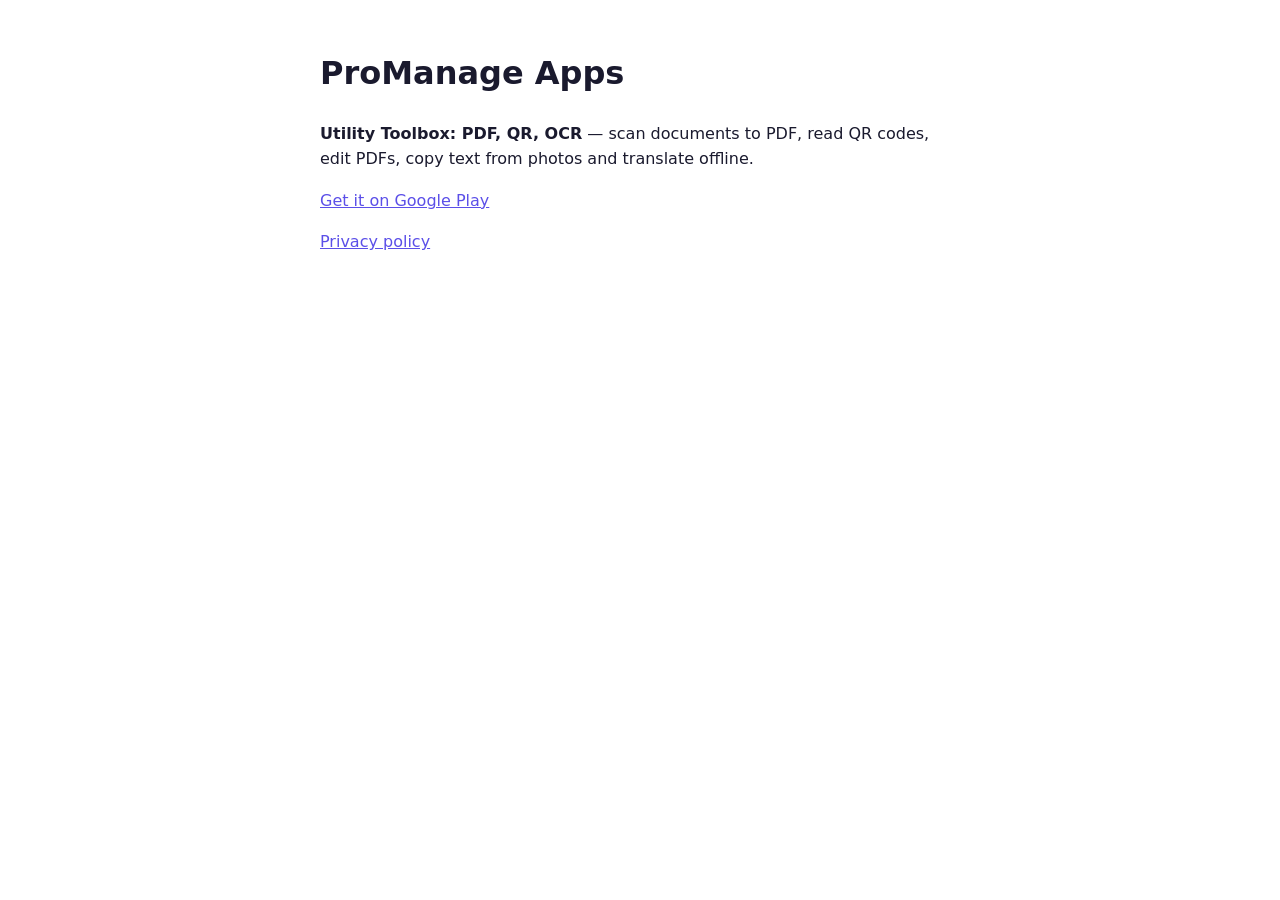
<file: index.html>
<!doctype html>
<html lang="en">
<head>
<meta charset="utf-8">
<meta name="viewport" content="width=device-width, initial-scale=1">
<title>ProManage Apps</title>
<style>
  body { font-family: system-ui, sans-serif; max-width: 640px; margin: 48px auto; padding: 0 16px; line-height: 1.6; color: #1a1a2e; background: #fff; }
  a { color: #5b4fe8; }
</style>
</head>
<body>
<h1>ProManage Apps</h1>
<p><strong>Utility Toolbox: PDF, QR, OCR</strong> — scan documents to PDF, read QR codes, edit PDFs, copy text from photos and translate offline.</p>
<p><a href="https://play.google.com/store/apps/details?id=com.utilitytoolbox.smarttools">Get it on Google Play</a></p>
<p><a href="https://github.com/Ammadkhan462/utility_toolbox/blob/master/PRIVACY_POLICY.md">Privacy policy</a></p>
</body>
</html>
</file>
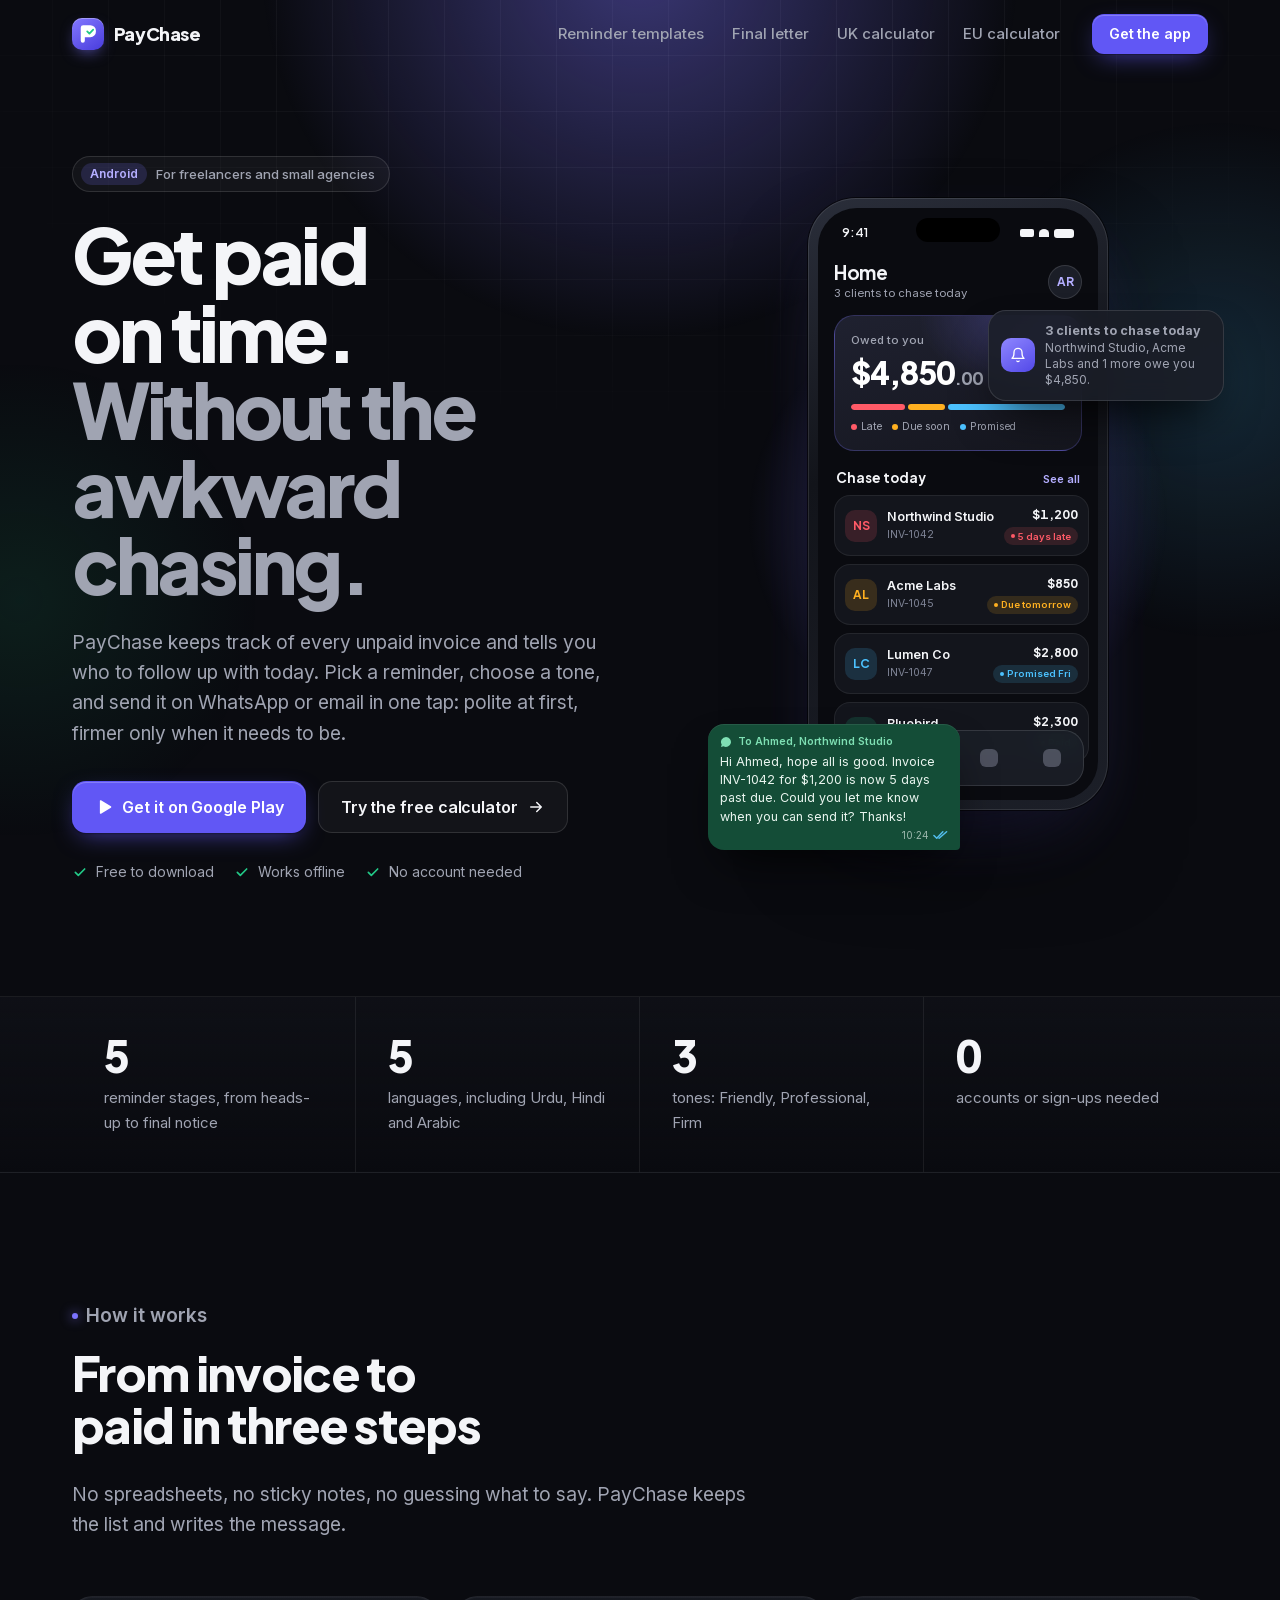
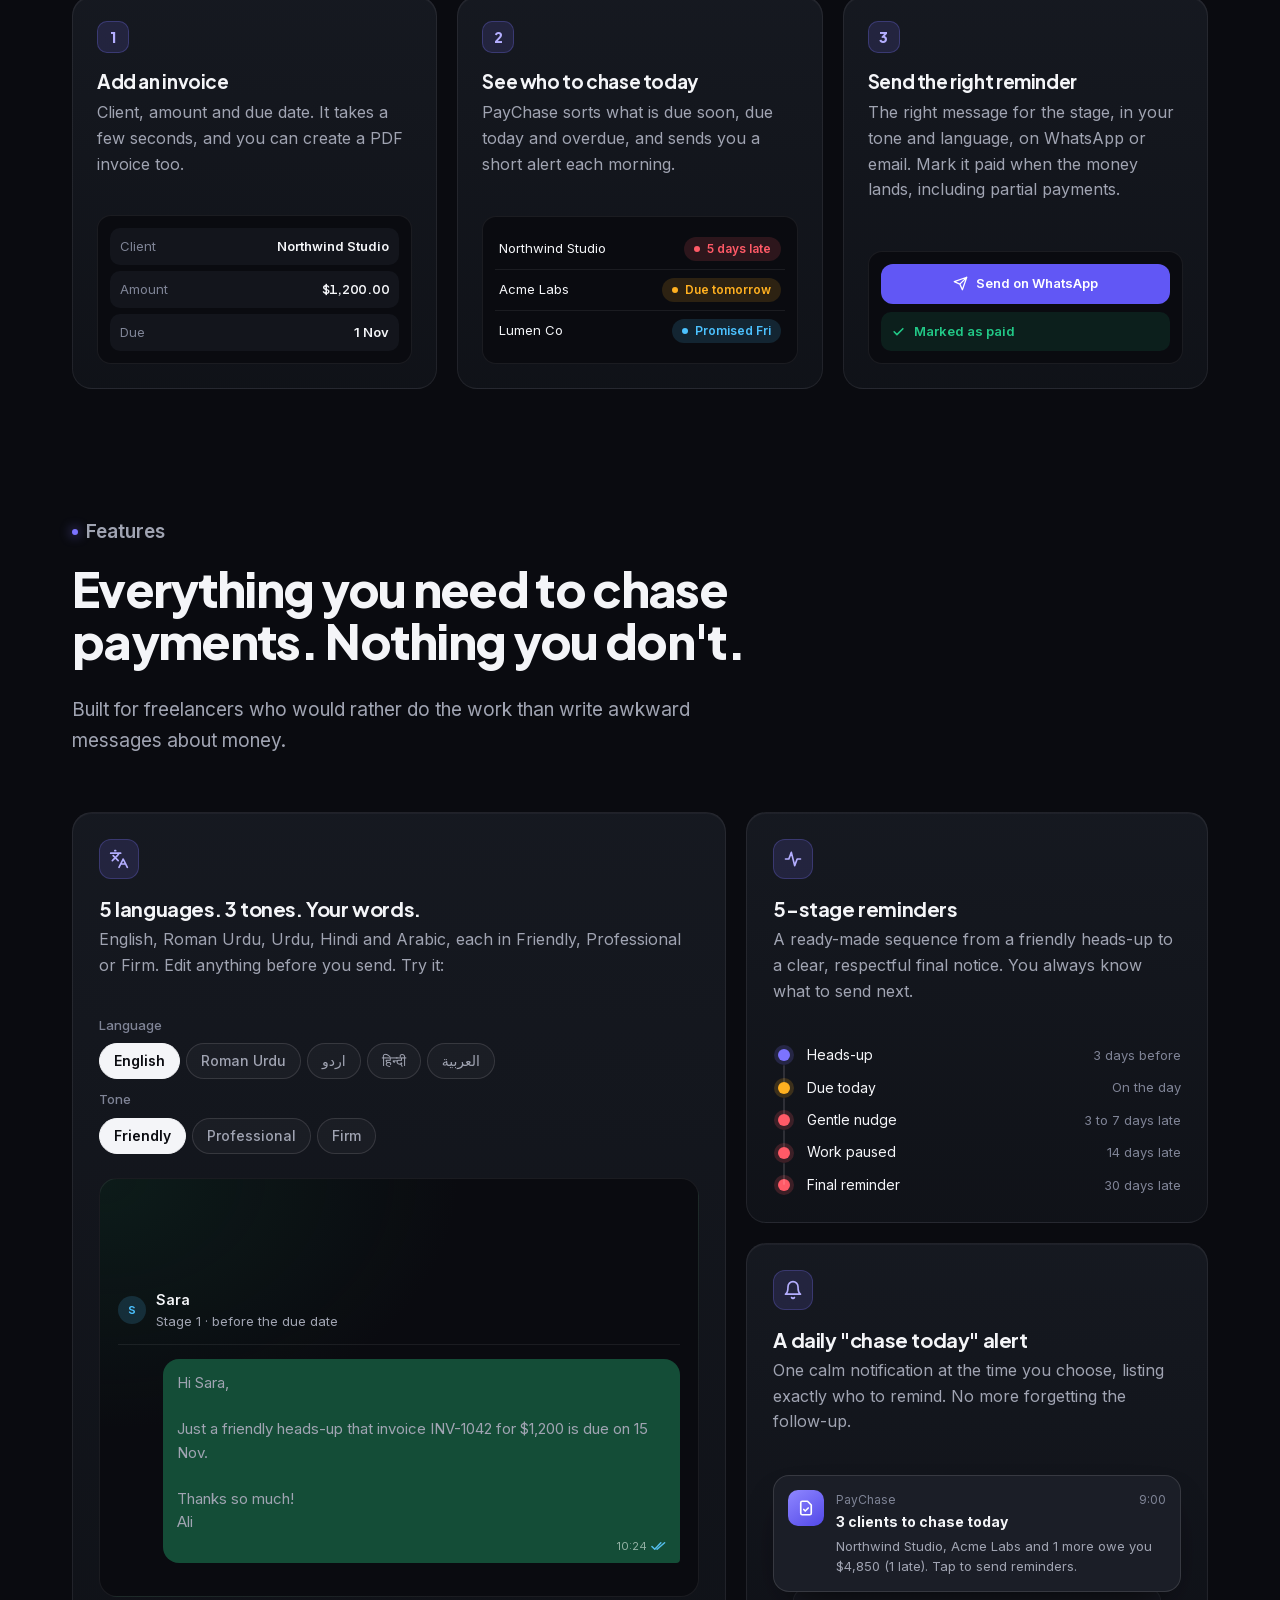
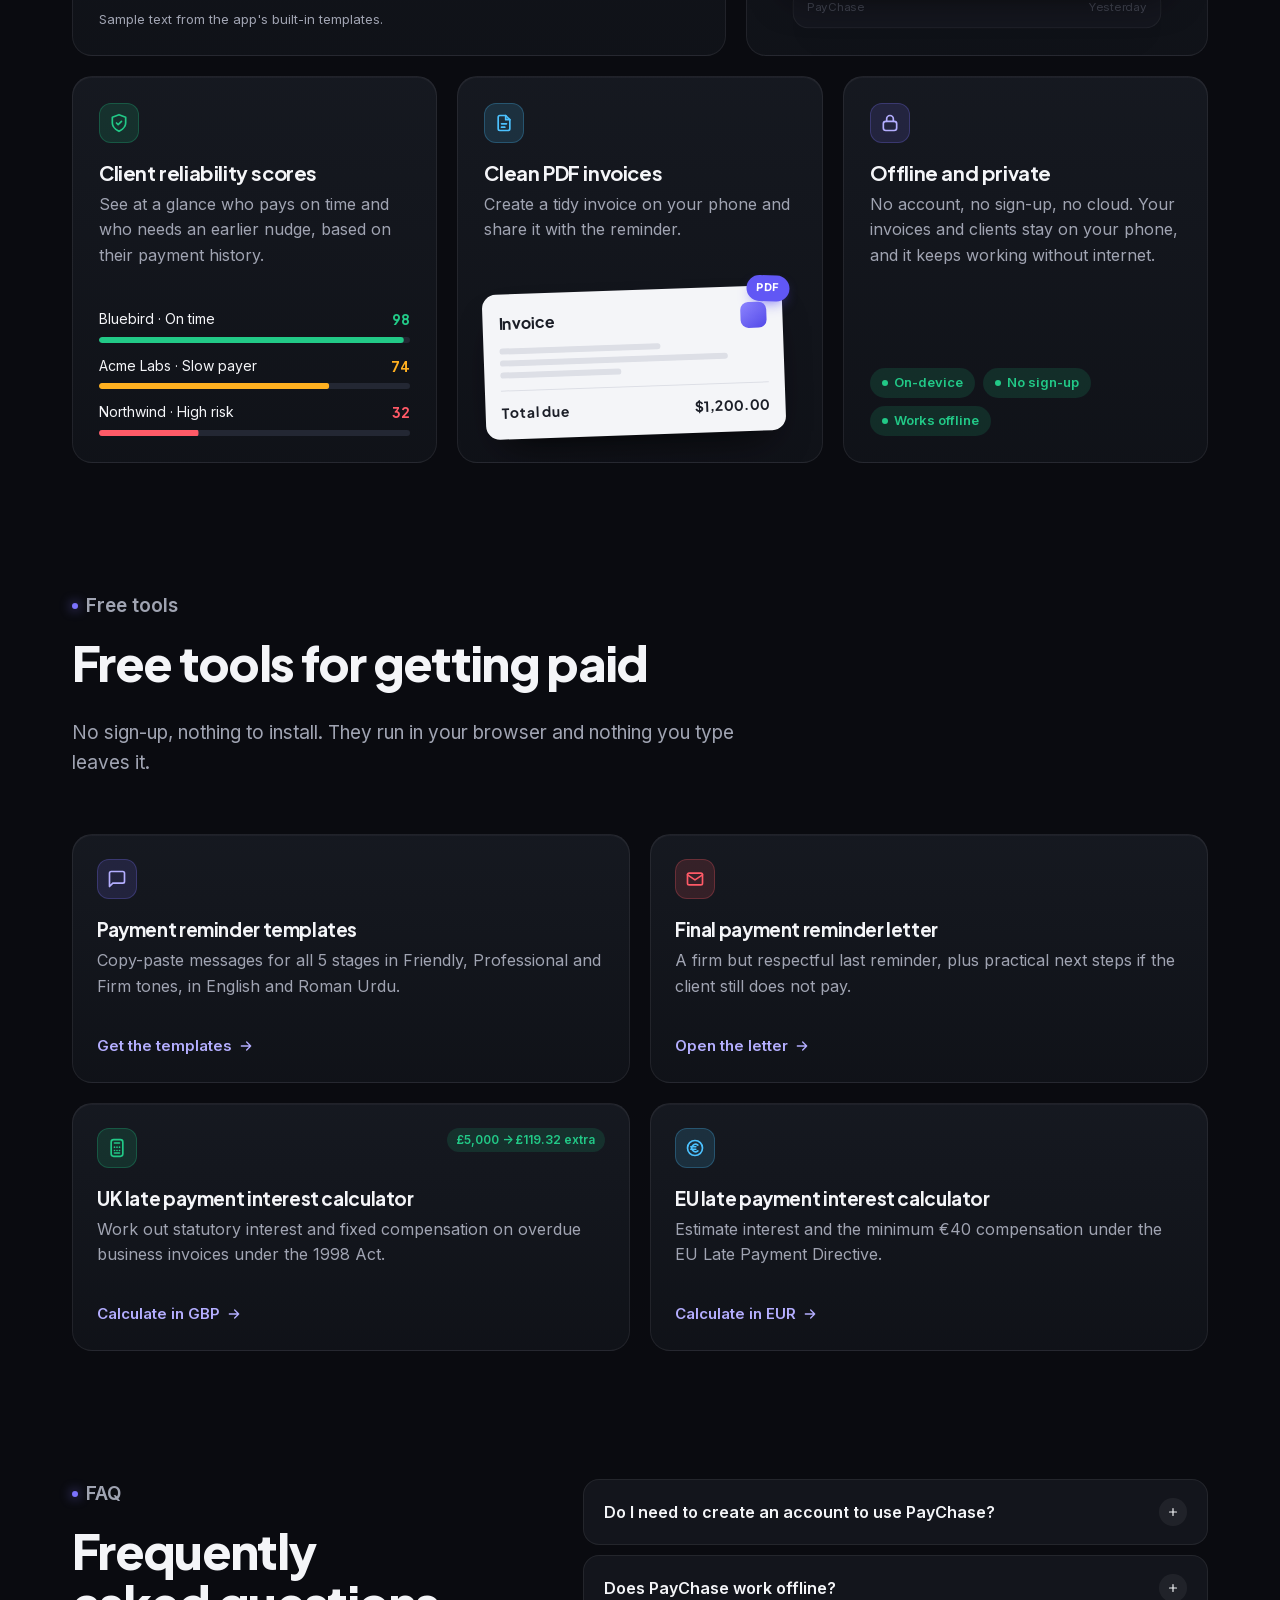
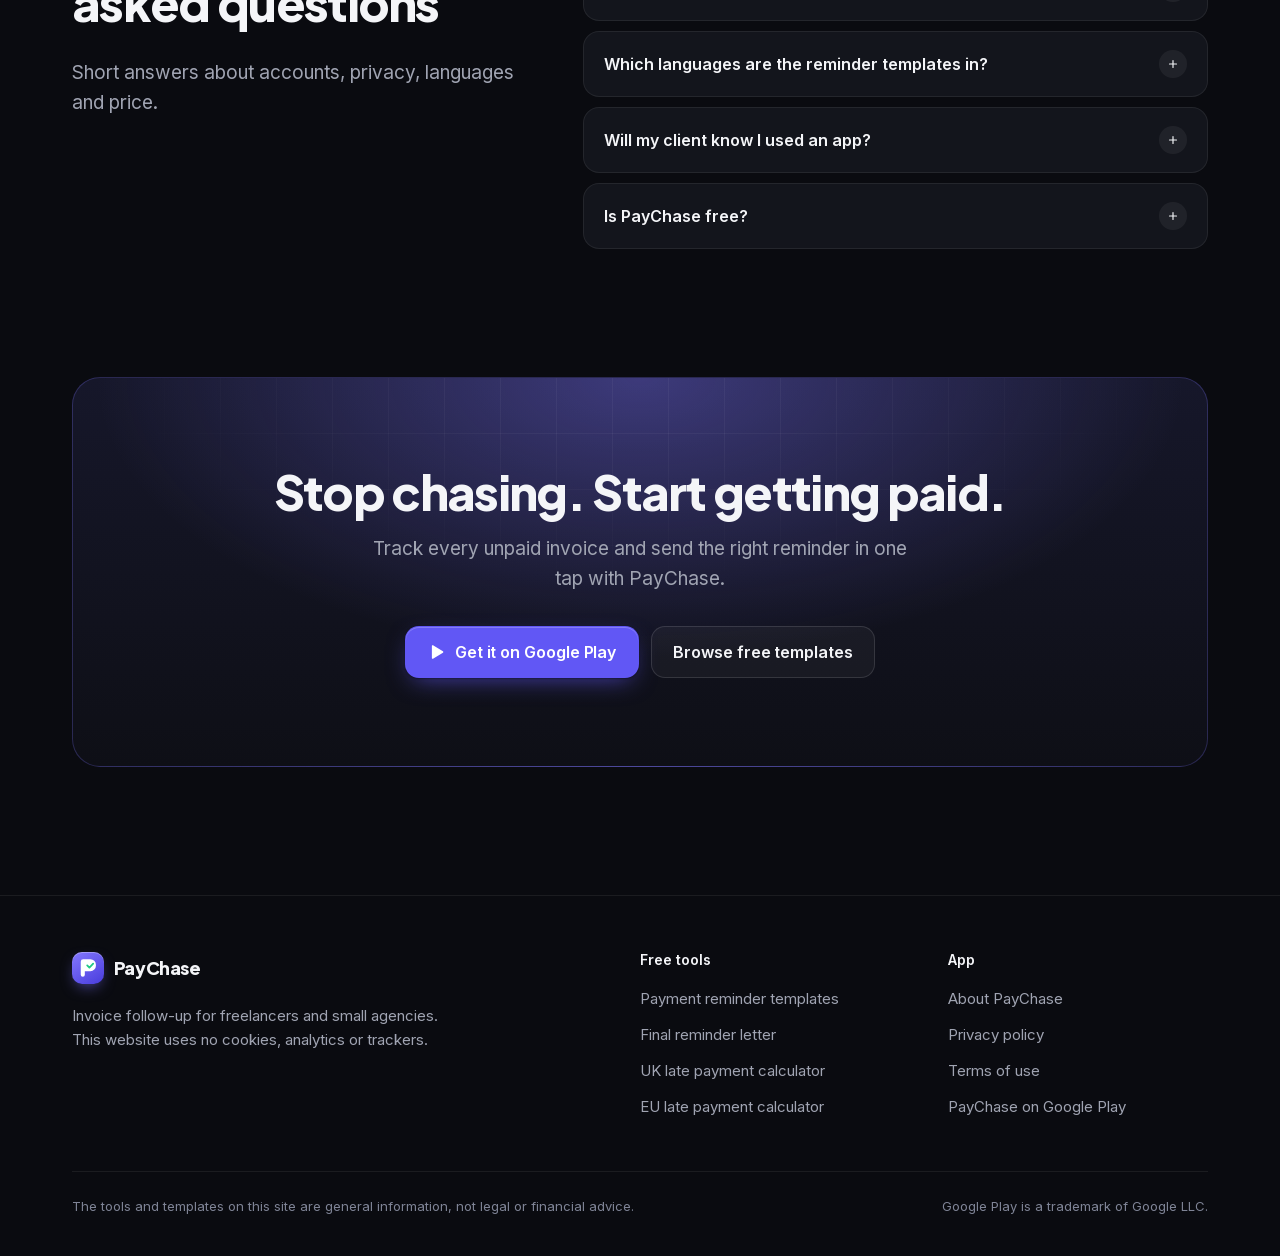
<file: paychase/index.html>
<!DOCTYPE html>
<html lang="en">
<head>
<meta charset="utf-8">
<meta name="viewport" content="width=device-width, initial-scale=1, viewport-fit=cover">
<title>PayChase: Invoice Follow Up - Get paid without awkward chasing</title>
<meta name="description" content="PayChase tracks unpaid invoices and helps freelancers send polite-to-firm payment reminders on WhatsApp and email in 5 stages. Offline, no account, English, Urdu, Hindi and Arabic templates.">
<link rel="canonical" href="https://ammadkhan462.github.io/paychase/">
<meta name="theme-color" content="#0A0B10">
<meta name="color-scheme" content="dark">
<meta property="og:type" content="website">
<meta property="og:site_name" content="PayChase">
<meta property="og:title" content="PayChase: Invoice Follow Up - Get paid without awkward chasing">
<meta property="og:description" content="Track unpaid invoices and send polite-to-firm WhatsApp and email payment reminders in 5 stages. Works offline, no account needed.">
<meta property="og:url" content="https://ammadkhan462.github.io/paychase/">
<meta name="twitter:card" content="summary">
<link rel="icon" href="favicon.svg" type="image/svg+xml">
<link rel="preload" href="fonts/PlusJakartaSans-800.woff2" as="font" type="font/woff2" crossorigin>
<link rel="preload" href="fonts/Inter-400.woff2" as="font" type="font/woff2" crossorigin>
<link rel="stylesheet" href="styles.css">
<script>document.documentElement.classList.add('js')</script>
<script type="application/ld+json">
{
  "@context": "https://schema.org",
  "@type": "SoftwareApplication",
  "name": "PayChase: Invoice Follow Up",
  "operatingSystem": "Android",
  "applicationCategory": "BusinessApplication",
  "description": "Track unpaid invoices and send polite-to-firm payment reminders over WhatsApp and email in 5 stages. Works offline with no account. Message templates in English, Roman Urdu, Urdu, Hindi and Arabic with Friendly, Professional and Firm tones.",
  "url": "https://ammadkhan462.github.io/paychase/",
  "downloadUrl": "https://play.google.com/store/apps/details?id=com.paychase.invoice.followup.payment.reminder",
  "installUrl": "https://play.google.com/store/apps/details?id=com.paychase.invoice.followup.payment.reminder",
  "inLanguage": ["en", "ur", "hi", "ar"],
  "offers": { "@type": "Offer", "price": "0", "priceCurrency": "USD" }
}
</script>
<script type="application/ld+json">
{
  "@context": "https://schema.org",
  "@type": "FAQPage",
  "mainEntity": [
    {
      "@type": "Question",
      "name": "Do I need to create an account to use PayChase?",
      "acceptedAnswer": { "@type": "Answer", "text": "No. PayChase works without an account or sign-up. Your invoices and clients are stored on your phone." }
    },
    {
      "@type": "Question",
      "name": "Does PayChase work offline?",
      "acceptedAnswer": { "@type": "Answer", "text": "Yes. You can add invoices, see what is overdue and prepare reminders without an internet connection. You only need a connection when WhatsApp or your email app actually sends the message." }
    },
    {
      "@type": "Question",
      "name": "Which languages are the reminder templates in?",
      "acceptedAnswer": { "@type": "Answer", "text": "English, Roman Urdu, Urdu, Hindi and Arabic. Each comes in Friendly, Professional and Firm tones, and you can edit any message before sending." }
    },
    {
      "@type": "Question",
      "name": "Will my client know I used an app?",
      "acceptedAnswer": { "@type": "Answer", "text": "No. Reminders are sent from your own WhatsApp or email, so they look like a normal message from you." }
    },
    {
      "@type": "Question",
      "name": "Is PayChase free?",
      "acceptedAnswer": { "@type": "Answer", "text": "PayChase is free to download from Google Play. Optional upgrades are available inside the app." }
    }
  ]
}
</script>
</head>
<body>
<a class="skip-link" href="#main">Skip to content</a>
<!--HEADER-->
<header class="site-header">
  <div class="container header-inner">
    <a class="brand" href="./" aria-label="PayChase home"><span class="brand-mark" aria-hidden="true"><svg viewBox="0 0 24 24" aria-hidden="true"><g transform="translate(6.2 5) scale(0.02333)"><path d="M84 0H330A190 190 0 0 1 520 190V220A190 190 0 0 1 330 410H140V530A70 70 0 0 1 0 530V84A84 84 0 0 1 84 0Z" fill="#fff"/><path d="M222 212L296 284L426 150" fill="none" stroke="#22C987" stroke-width="62" stroke-linecap="round" stroke-linejoin="round"/></g></svg></span>PayChase</a>
    <button class="nav-toggle" type="button" aria-expanded="false" aria-controls="site-nav"><span class="sr-only">Menu</span><span class="bars" aria-hidden="true"><i></i><i></i></span></button>
    <nav id="site-nav" class="site-nav" aria-label="Main">
      <ul>
        <li><a href="payment-reminder-templates.html">Reminder templates</a></li>
        <li><a href="final-payment-reminder-letter.html">Final letter</a></li>
        <li><a href="uk-late-payment-interest-calculator.html">UK calculator</a></li>
        <li><a href="eu-late-payment-interest-calculator.html">EU calculator</a></li>
      </ul>
      <a class="btn btn-primary btn-sm nav-cta" href="https://play.google.com/store/apps/details?id=com.paychase.invoice.followup.payment.reminder" rel="noopener">Get the app</a>
    </nav>
  </div>
</header>
<!--/HEADER-->

<main id="main">
  <section class="hero" aria-labelledby="hero-h">
    <div class="bg-fx" aria-hidden="true"><div class="bg-grid"></div><div class="glow glow-a"></div><div class="glow glow-b"></div><div class="glow glow-c"></div></div>
    <div class="container hero-grid">
      <div class="hero-copy">
        <p class="eyebrow-pill"><b>Android</b> For freelancers and small agencies</p>
        <h1 id="hero-h">Get paid on time. <span class="line2">Without the awkward chasing.</span></h1>
        <p class="lead">PayChase keeps track of every unpaid invoice and tells you who to follow up with today. Pick a reminder, choose a tone, and send it on WhatsApp or email in one tap: polite at first, firmer only when it needs to be.</p>
        <div class="btn-row">
          <a class="btn btn-primary" href="https://play.google.com/store/apps/details?id=com.paychase.invoice.followup.payment.reminder" rel="noopener">
            <svg viewBox="0 0 24 24" fill="currentColor" aria-hidden="true"><path d="M6.5 3.9v16.2a1 1 0 0 0 1.52.85l13.2-8.1a1 1 0 0 0 0-1.7L8.02 3.05A1 1 0 0 0 6.5 3.9z"/></svg>
            Get it on Google Play
          </a>
          <a class="btn btn-ghost" href="uk-late-payment-interest-calculator.html">Try the free calculator <svg class="arrow" viewBox="0 0 24 24" fill="none" stroke="currentColor" stroke-width="2" stroke-linecap="round" stroke-linejoin="round" aria-hidden="true"><path d="M5 12h14M13 6l6 6-6 6"/></svg></a>
        </div>
        <ul class="hero-meta" aria-label="Highlights">
          <li><svg viewBox="0 0 24 24" fill="none" stroke="currentColor" stroke-width="2.5" stroke-linecap="round" stroke-linejoin="round" aria-hidden="true"><path d="M5 12.5l4.5 4.5L19 7.5"/></svg>Free to download</li>
          <li><svg viewBox="0 0 24 24" fill="none" stroke="currentColor" stroke-width="2.5" stroke-linecap="round" stroke-linejoin="round" aria-hidden="true"><path d="M5 12.5l4.5 4.5L19 7.5"/></svg>Works offline</li>
          <li><svg viewBox="0 0 24 24" fill="none" stroke="currentColor" stroke-width="2.5" stroke-linecap="round" stroke-linejoin="round" aria-hidden="true"><path d="M5 12.5l4.5 4.5L19 7.5"/></svg>No account needed</li>
        </ul>
      </div>

      <div class="phone-stage" role="img" aria-label="The PayChase Home screen: $4,850 owed to you, with Northwind Studio 5 days late, Acme Labs due tomorrow, Lumen Co promised and Bluebird paid, and a WhatsApp reminder being sent.">
        <div class="float-slow" aria-hidden="true">
          <div class="phone">
            <div class="phone-screen">
              <div class="ph-status"><span>9:41</span><span class="icons"><i style="width:14px;height:8px"></i><i style="width:10px;height:8px;border-radius:50% 50% 0 0"></i><i style="width:20px;height:9px;border-radius:3px"></i></span></div>
              <div class="ph-head">
                <div><h4>Home</h4><p>3 clients to chase today</p></div>
                <span class="ph-avatar">AR</span>
              </div>
              <div class="ph-hero">
                <span class="lbl">Owed to you</span>
                <span class="amt">$<span data-countup="4850">4,850</span><small>.00</small></span>
                <div class="ph-bar"><span style="width:25%;background:var(--coral)"></span><span style="width:17.5%;background:var(--amber);animation-delay:.75s"></span><span style="flex:1;background:var(--sky);animation-delay:.9s"></span></div>
                <div class="ph-legend"><span style="--c:var(--coral)">Late</span><span style="--c:var(--amber)">Due soon</span><span style="--c:var(--sky)">Promised</span></div>
              </div>
              <div class="ph-sec"><b>Chase today</b><span>See all</span></div>
              <div class="ph-list">
                <div class="ph-row"><span class="ph-ava" style="--c:var(--coral)">NS</span><span class="meta"><b>Northwind Studio</b><span>INV-1042</span></span><span class="right"><b>$1,200</b><span class="pill c-coral">5 days late</span></span></div>
                <div class="ph-row"><span class="ph-ava" style="--c:var(--amber)">AL</span><span class="meta"><b>Acme Labs</b><span>INV-1045</span></span><span class="right"><b>$850</b><span class="pill c-amber">Due tomorrow</span></span></div>
                <div class="ph-row"><span class="ph-ava" style="--c:var(--sky)">LC</span><span class="meta"><b>Lumen Co</b><span>INV-1047</span></span><span class="right"><b>$2,800</b><span class="pill c-sky">Promised Fri</span></span></div>
                <div class="ph-row"><span class="ph-ava" style="--c:var(--mint)">BB</span><span class="meta"><b>Bluebird</b><span>INV-1039</span></span><span class="right"><b>$2,300</b><span class="pill c-mint">Paid</span></span></div>
              </div>
              <div class="ph-tabbar"><i class="on"></i><i></i><i></i><i></i></div>
            </div>
          </div>
        </div>
        <div class="wa-bubble" aria-hidden="true">
          <div class="wa-top"><svg viewBox="0 0 24 24" fill="currentColor"><path d="M12 2a10 10 0 0 0-8.6 15.1L2 22l5-1.3A10 10 0 1 0 12 2z"/></svg>To Ahmed, Northwind Studio</div>
          <p>Hi Ahmed, hope all is good. Invoice INV-1042 for $1,200 is now 5 days past due. Could you let me know when you can send it? Thanks!</p>
          <div class="wa-meta">10:24 <svg viewBox="0 0 16 10" fill="none" stroke="currentColor" stroke-width="1.6" stroke-linecap="round" stroke-linejoin="round"><path d="M1 5.5l3 3L10.5 1.5M6.5 8.5L14.5 1.5"/></svg></div>
        </div>
        <div class="float-note" aria-hidden="true">
          <span class="ic"><svg viewBox="0 0 24 24" fill="none" stroke="#fff" stroke-width="2" stroke-linecap="round" stroke-linejoin="round"><path d="M6 8a6 6 0 0 1 12 0c0 7 3 9 3 9H3s3-2 3-9"/><path d="M10.3 21a1.94 1.94 0 0 0 3.4 0"/></svg></span>
          <span><b>3 clients to chase today</b><span>Northwind Studio, Acme Labs and 1 more owe you $4,850.</span></span>
        </div>
      </div>
    </div>
  </section>

  <section class="facts" aria-label="PayChase at a glance">
    <div class="container">
      <ul>
        <li class="reveal" style="--i:0"><span class="big">5</span><span class="lbl">reminder stages, from heads-up to final notice</span></li>
        <li class="reveal" style="--i:1"><span class="big">5</span><span class="lbl">languages, including Urdu, Hindi and Arabic</span></li>
        <li class="reveal" style="--i:2"><span class="big">3</span><span class="lbl">tones: Friendly, Professional, Firm</span></li>
        <li class="reveal" style="--i:3"><span class="big">0</span><span class="lbl">accounts or sign-ups needed</span></li>
      </ul>
    </div>
  </section>

  <section class="section" aria-labelledby="how-h">
    <div class="container">
      <div class="section-head reveal">
        <p class="kicker">How it works</p>
        <h2 id="how-h">From invoice to paid in three steps</h2>
        <p>No spreadsheets, no sticky notes, no guessing what to say. PayChase keeps the list and writes the message.</p>
      </div>
      <ol class="steps">
        <li class="card step lift reveal" style="--i:0">
          <span class="step-n" aria-hidden="true">1</span>
          <h3>Add an invoice</h3>
          <p>Client, amount and due date. It takes a few seconds, and you can create a PDF invoice too.</p>
          <div class="step-vis" aria-hidden="true">
            <div class="mini">
              <div class="mini-field"><span>Client</span><b>Northwind Studio</b></div>
              <div class="mini-field"><span>Amount</span><b class="num">$1,200.00</b></div>
              <div class="mini-field"><span>Due</span><b>1 Nov</b></div>
            </div>
          </div>
        </li>
        <li class="card step lift reveal" style="--i:1">
          <span class="step-n" aria-hidden="true">2</span>
          <h3>See who to chase today</h3>
          <p>PayChase sorts what is due soon, due today and overdue, and sends you a short alert each morning.</p>
          <div class="step-vis" aria-hidden="true">
            <div class="mini">
              <div class="mini-row"><span>Northwind Studio</span><span class="pill c-coral">5 days late</span></div>
              <div class="mini-row"><span>Acme Labs</span><span class="pill c-amber">Due tomorrow</span></div>
              <div class="mini-row"><span>Lumen Co</span><span class="pill c-sky">Promised Fri</span></div>
            </div>
          </div>
        </li>
        <li class="card step lift reveal" style="--i:2">
          <span class="step-n" aria-hidden="true">3</span>
          <h3>Send the right reminder</h3>
          <p>The right message for the stage, in your tone and language, on WhatsApp or email. Mark it paid when the money lands, including partial payments.</p>
          <div class="step-vis" aria-hidden="true">
            <div class="mini">
              <div class="mini-send"><svg viewBox="0 0 24 24" fill="none" stroke="currentColor" stroke-width="2" stroke-linecap="round" stroke-linejoin="round"><path d="M22 2L11 13M22 2l-7 20-4-9-9-4z"/></svg>Send on WhatsApp</div>
              <div class="mini-paid"><svg viewBox="0 0 24 24" fill="none" stroke="currentColor" stroke-width="2.5" stroke-linecap="round" stroke-linejoin="round"><path d="M5 12.5l4.5 4.5L19 7.5"/></svg>Marked as paid</div>
            </div>
          </div>
        </li>
      </ol>
    </div>
  </section>

  <section class="section section-tight" aria-labelledby="features-h">
    <div class="container">
      <div class="section-head reveal">
        <p class="kicker">Features</p>
        <h2 id="features-h">Everything you need to chase payments. Nothing you don't.</h2>
        <p>Built for freelancers who would rather do the work than write awkward messages about money.</p>
      </div>

      <div class="bento">
        <article class="card b-lang lift reveal" aria-labelledby="f-lang">
          <span class="b-ico" aria-hidden="true"><svg viewBox="0 0 24 24" fill="none" stroke="currentColor" stroke-width="2" stroke-linecap="round" stroke-linejoin="round"><path d="M5 8l6 6M4 14l6-6 2-3M2 5h12M7 2h1M22 22l-5-10-5 10M14 18h6"/></svg></span>
          <h3 id="f-lang">5 languages. 3 tones. Your words.</h3>
          <p>English, Roman Urdu, Urdu, Hindi and Arabic, each in Friendly, Professional or Firm. Edit anything before you send. Try it:</p>
          <div class="b-vis" data-demo>
            <fieldset class="seg" data-group="lang">
              <legend>Language</legend>
              <button type="button" data-v="en" aria-pressed="true">English</button>
              <button type="button" data-v="ru" aria-pressed="false">Roman Urdu</button>
              <button type="button" data-v="ur" aria-pressed="false" lang="ur">اردو</button>
              <button type="button" data-v="hi" aria-pressed="false" lang="hi">हिन्दी</button>
              <button type="button" data-v="ar" aria-pressed="false" lang="ar">العربية</button>
            </fieldset>
            <fieldset class="seg" data-group="tone">
              <legend>Tone</legend>
              <button type="button" data-v="friendly" aria-pressed="true">Friendly</button>
              <button type="button" data-v="professional" aria-pressed="false">Professional</button>
              <button type="button" data-v="firm" aria-pressed="false">Firm</button>
            </fieldset>
            <div class="chat">
              <div class="chat-head"><span class="ph-ava" style="--c:var(--sky)" aria-hidden="true">S</span><span><b>Sara</b>Stage 1 · before the due date</span></div>
              <p class="msg" data-msg aria-live="polite">Hi Sara,

Just a friendly heads-up that invoice INV-1042 for $1,200 is due on 15 Nov.

Thanks so much!
Ali</p>
            </div>
            <p class="demo-note">Sample text from the app's built-in templates.</p>
          </div>
        </article>

        <article class="card b-stages lift reveal" style="--i:1" aria-labelledby="f-stages">
          <span class="b-ico" aria-hidden="true"><svg viewBox="0 0 24 24" fill="none" stroke="currentColor" stroke-width="2" stroke-linecap="round" stroke-linejoin="round"><path d="M3 12h4l3-8 4 16 3-8h4"/></svg></span>
          <h3 id="f-stages">5-stage reminders</h3>
          <p>A ready-made sequence from a friendly heads-up to a clear, respectful final notice. You always know what to send next.</p>
          <div class="b-vis">
            <ol class="tl">
              <li style="--c:var(--brand)"><span class="dot"></span><span>Heads-up</span><span class="when">3 days before</span></li>
              <li style="--c:var(--amber)"><span class="dot"></span><span>Due today</span><span class="when">On the day</span></li>
              <li style="--c:var(--coral)"><span class="dot"></span><span>Gentle nudge</span><span class="when">3 to 7 days late</span></li>
              <li style="--c:var(--coral)"><span class="dot"></span><span>Work paused</span><span class="when">14 days late</span></li>
              <li style="--c:var(--coral)"><span class="dot"></span><span>Final reminder</span><span class="when">30 days late</span></li>
            </ol>
          </div>
        </article>

        <article class="card b-chase lift reveal" style="--i:2" aria-labelledby="f-chase">
          <span class="b-ico" aria-hidden="true"><svg viewBox="0 0 24 24" fill="none" stroke="currentColor" stroke-width="2" stroke-linecap="round" stroke-linejoin="round"><path d="M6 8a6 6 0 0 1 12 0c0 7 3 9 3 9H3s3-2 3-9"/><path d="M10.3 21a1.94 1.94 0 0 0 3.4 0"/></svg></span>
          <h3 id="f-chase">A daily "chase today" alert</h3>
          <p>One calm notification at the time you choose, listing exactly who to remind. No more forgetting the follow-up.</p>
          <div class="b-vis" aria-hidden="true">
            <div class="notif">
              <span class="ic"><svg viewBox="0 0 24 24" fill="none" stroke="#fff" stroke-width="2.2" stroke-linecap="round" stroke-linejoin="round"><path d="M14 3H7a2 2 0 0 0-2 2v14a2 2 0 0 0 2 2h10a2 2 0 0 0 2-2V8z"/><path d="M9 14l2 2 4-4"/></svg></span>
              <span style="flex:1;min-width:0"><span class="top"><span>PayChase</span><span>9:00</span></span><b>3 clients to chase today</b><p>Northwind Studio, Acme Labs and 1 more owe you $4,850 (1 late). Tap to send reminders.</p></span>
            </div>
            <div class="notif ghost"><span style="flex:1"><span class="top"><span>PayChase</span><span>Yesterday</span></span></span></div>
          </div>
        </article>

        <article class="card b-rel lift reveal" aria-labelledby="f-rel" style="--c:var(--mint)">
          <span class="b-ico" aria-hidden="true"><svg viewBox="0 0 24 24" fill="none" stroke="currentColor" stroke-width="2" stroke-linecap="round" stroke-linejoin="round"><path d="M12 22s8-4 8-10V5l-8-3-8 3v7c0 6 8 10 8 10z"/><path d="M9 12l2 2 4-4"/></svg></span>
          <h3 id="f-rel">Client reliability scores</h3>
          <p>See at a glance who pays on time and who needs an earlier nudge, based on their payment history.</p>
          <div class="b-vis rel" aria-hidden="true">
            <div class="rel-row" style="--c:var(--mint);--v:.98"><span>Bluebird · On time</span><span class="score">98</span><span class="bar"><i></i></span></div>
            <div class="rel-row" style="--c:var(--amber);--v:.74"><span>Acme Labs · Slow payer</span><span class="score">74</span><span class="bar"><i></i></span></div>
            <div class="rel-row" style="--c:var(--coral);--v:.32"><span>Northwind · High risk</span><span class="score">32</span><span class="bar"><i></i></span></div>
          </div>
        </article>

        <article class="card b-pdf lift reveal" style="--i:1;--c:var(--sky)" aria-labelledby="f-pdf">
          <span class="b-ico" aria-hidden="true"><svg viewBox="0 0 24 24" fill="none" stroke="currentColor" stroke-width="2" stroke-linecap="round" stroke-linejoin="round"><path d="M14 3H7a2 2 0 0 0-2 2v14a2 2 0 0 0 2 2h10a2 2 0 0 0 2-2V8z"/><path d="M14 3v5h5M9 13h6M9 17h4"/></svg></span>
          <h3 id="f-pdf">Clean PDF invoices</h3>
          <p>Create a tidy invoice on your phone and share it with the reminder.</p>
          <div class="b-vis" aria-hidden="true">
            <div class="doc">
              <span class="d-tag">PDF</span>
              <div class="d-top"><b>Invoice</b><span class="d-logo"></span></div>
              <div class="ln" style="width:60%"></div><div class="ln" style="width:85%"></div><div class="ln" style="width:45%"></div>
              <div class="d-total"><span>Total due</span><span>$1,200.00</span></div>
            </div>
          </div>
        </article>

        <article class="card b-off lift reveal" style="--i:2" aria-labelledby="f-off">
          <span class="b-ico" aria-hidden="true"><svg viewBox="0 0 24 24" fill="none" stroke="currentColor" stroke-width="2" stroke-linecap="round" stroke-linejoin="round"><rect x="4" y="10" width="16" height="11" rx="3"/><path d="M8 10V7a4 4 0 0 1 8 0v3"/></svg></span>
          <h3 id="f-off">Offline and private</h3>
          <p>No account, no sign-up, no cloud. Your invoices and clients stay on your phone, and it keeps working without internet.</p>
          <div class="b-vis off-vis" aria-hidden="true">
            <span class="pill c-mint">On-device</span><span class="pill c-mint">No sign-up</span><span class="pill c-mint">Works offline</span>
          </div>
        </article>
      </div>
    </div>
  </section>

  <section class="section section-tight" aria-labelledby="tools-h">
    <div class="container">
      <div class="section-head reveal">
        <p class="kicker">Free tools</p>
        <h2 id="tools-h">Free tools for getting paid</h2>
        <p>No sign-up, nothing to install. They run in your browser and nothing you type leaves it.</p>
      </div>
      <div class="tools">
        <a class="card tool lift reveal" href="payment-reminder-templates.html">
          <span class="b-ico" aria-hidden="true"><svg viewBox="0 0 24 24" fill="none" stroke="currentColor" stroke-width="2" stroke-linecap="round" stroke-linejoin="round"><path d="M21 15a2 2 0 0 1-2 2H7l-4 4V5a2 2 0 0 1 2-2h14a2 2 0 0 1 2 2z"/></svg></span>
          <h3>Payment reminder templates</h3>
          <p>Copy-paste messages for all 5 stages in Friendly, Professional and Firm tones, in English and Roman Urdu.</p>
          <span class="go">Get the templates <svg viewBox="0 0 24 24" fill="none" stroke="currentColor" stroke-width="2" stroke-linecap="round" stroke-linejoin="round" aria-hidden="true"><path d="M5 12h14M13 6l6 6-6 6"/></svg></span>
        </a>
        <a class="card tool lift reveal" style="--i:1" href="final-payment-reminder-letter.html">
          <span class="b-ico" aria-hidden="true" style="--c:var(--coral)"><svg viewBox="0 0 24 24" fill="none" stroke="currentColor" stroke-width="2" stroke-linecap="round" stroke-linejoin="round"><rect x="3" y="5" width="18" height="14" rx="2"/><path d="M3 7l9 6 9-6"/></svg></span>
          <h3>Final payment reminder letter</h3>
          <p>A firm but respectful last reminder, plus practical next steps if the client still does not pay.</p>
          <span class="go">Open the letter <svg viewBox="0 0 24 24" fill="none" stroke="currentColor" stroke-width="2" stroke-linecap="round" stroke-linejoin="round" aria-hidden="true"><path d="M5 12h14M13 6l6 6-6 6"/></svg></span>
        </a>
        <a class="card tool lift reveal" href="uk-late-payment-interest-calculator.html">
          <span class="pill c-mint no-dot tag">£5,000 → £119.32 extra</span>
          <span class="b-ico" aria-hidden="true" style="--c:var(--mint)"><svg viewBox="0 0 24 24" fill="none" stroke="currentColor" stroke-width="2" stroke-linecap="round" stroke-linejoin="round"><rect x="5" y="2" width="14" height="20" rx="3"/><path d="M9 6h6M9 11h.01M12 11h.01M15 11h.01M9 15h.01M12 15h.01M15 15h.01M9 18h6"/></svg></span>
          <h3>UK late payment interest calculator</h3>
          <p>Work out statutory interest and fixed compensation on overdue business invoices under the 1998 Act.</p>
          <span class="go">Calculate in GBP <svg viewBox="0 0 24 24" fill="none" stroke="currentColor" stroke-width="2" stroke-linecap="round" stroke-linejoin="round" aria-hidden="true"><path d="M5 12h14M13 6l6 6-6 6"/></svg></span>
        </a>
        <a class="card tool lift reveal" style="--i:1" href="eu-late-payment-interest-calculator.html">
          <span class="b-ico" aria-hidden="true" style="--c:var(--sky)"><svg viewBox="0 0 24 24" fill="none" stroke="currentColor" stroke-width="2" stroke-linecap="round" stroke-linejoin="round"><circle cx="12" cy="12" r="9"/><path d="M15.5 8.5A4.5 4.5 0 1 0 15.5 15.5M7 10.5h6M7 13.5h6"/></svg></span>
          <h3>EU late payment interest calculator</h3>
          <p>Estimate interest and the minimum &euro;40 compensation under the EU Late Payment Directive.</p>
          <span class="go">Calculate in EUR <svg viewBox="0 0 24 24" fill="none" stroke="currentColor" stroke-width="2" stroke-linecap="round" stroke-linejoin="round" aria-hidden="true"><path d="M5 12h14M13 6l6 6-6 6"/></svg></span>
        </a>
      </div>
    </div>
  </section>

  <section class="section section-tight" aria-labelledby="faq-h">
    <div class="container faq-wrap">
      <div class="section-head reveal">
        <p class="kicker">FAQ</p>
        <h2 id="faq-h">Frequently asked questions</h2>
        <p>Short answers about accounts, privacy, languages and price.</p>
      </div>
      <div class="faq reveal" style="--i:1">
        <details>
          <summary>Do I need to create an account to use PayChase?</summary>
          <p>No. PayChase works without an account or sign-up. Your invoices and clients are stored on your phone.</p>
        </details>
        <details>
          <summary>Does PayChase work offline?</summary>
          <p>Yes. You can add invoices, see what is overdue and prepare reminders without an internet connection. You only need a connection when WhatsApp or your email app actually sends the message.</p>
        </details>
        <details>
          <summary>Which languages are the reminder templates in?</summary>
          <p>English, Roman Urdu, Urdu, Hindi and Arabic. Each comes in Friendly, Professional and Firm tones, and you can edit any message before sending.</p>
        </details>
        <details>
          <summary>Will my client know I used an app?</summary>
          <p>No. Reminders are sent from your own WhatsApp or email, so they look like a normal message from you.</p>
        </details>
        <details>
          <summary>Is PayChase free?</summary>
          <p>PayChase is free to download from Google Play. Optional upgrades are available inside the app.</p>
        </details>
      </div>
    </div>
  </section>

  <section class="section section-tight" aria-labelledby="cta-h">
    <div class="container">
      <div class="cta-band reveal">
        <div class="bg-grid" aria-hidden="true"></div>
        <h2 id="cta-h">Stop chasing. Start getting paid.</h2>
        <p>Track every unpaid invoice and send the right reminder in one tap with PayChase.</p>
        <div class="btn-row">
          <a class="btn btn-primary" href="https://play.google.com/store/apps/details?id=com.paychase.invoice.followup.payment.reminder" rel="noopener"><svg viewBox="0 0 24 24" fill="currentColor" aria-hidden="true"><path d="M6.5 3.9v16.2a1 1 0 0 0 1.52.85l13.2-8.1a1 1 0 0 0 0-1.7L8.02 3.05A1 1 0 0 0 6.5 3.9z"/></svg>Get it on Google Play</a>
          <a class="btn btn-ghost" href="payment-reminder-templates.html">Browse free templates</a>
        </div>
      </div>
    </div>
  </section>
</main>

<!--FOOTER-->
<footer class="site-footer">
  <div class="container">
    <div class="footer-grid">
      <div>
        <a class="brand" href="./"><span class="brand-mark" aria-hidden="true"><svg viewBox="0 0 24 24" aria-hidden="true"><g transform="translate(6.2 5) scale(0.02333)"><path d="M84 0H330A190 190 0 0 1 520 190V220A190 190 0 0 1 330 410H140V530A70 70 0 0 1 0 530V84A84 84 0 0 1 84 0Z" fill="#fff"/><path d="M222 212L296 284L426 150" fill="none" stroke="#22C987" stroke-width="62" stroke-linecap="round" stroke-linejoin="round"/></g></svg></span>PayChase</a>
        <p>Invoice follow-up for freelancers and small agencies. This website uses no cookies, analytics or trackers.</p>
      </div>
      <div>
        <h2>Free tools</h2>
        <ul>
          <li><a href="payment-reminder-templates.html">Payment reminder templates</a></li>
          <li><a href="final-payment-reminder-letter.html">Final reminder letter</a></li>
          <li><a href="uk-late-payment-interest-calculator.html">UK late payment calculator</a></li>
          <li><a href="eu-late-payment-interest-calculator.html">EU late payment calculator</a></li>
        </ul>
      </div>
      <div>
        <h2>App</h2>
        <ul>
          <li><a href="./">About PayChase</a></li>
          <li><a href="privacy.html">Privacy policy</a></li>
          <li><a href="terms.html">Terms of use</a></li>
          <li><a href="https://play.google.com/store/apps/details?id=com.paychase.invoice.followup.payment.reminder" rel="noopener">PayChase on Google Play</a></li>
        </ul>
      </div>
    </div>
    <p class="legal"><span>The tools and templates on this site are general information, not legal or financial advice.</span><span>Google Play is a trademark of Google LLC.</span></p>
  </div>
</footer>
<!--/FOOTER-->
<div id="live-region" class="sr-only" aria-live="polite" role="status"></div>
<script src="app.js" defer></script>
</body>
</html>
</file>
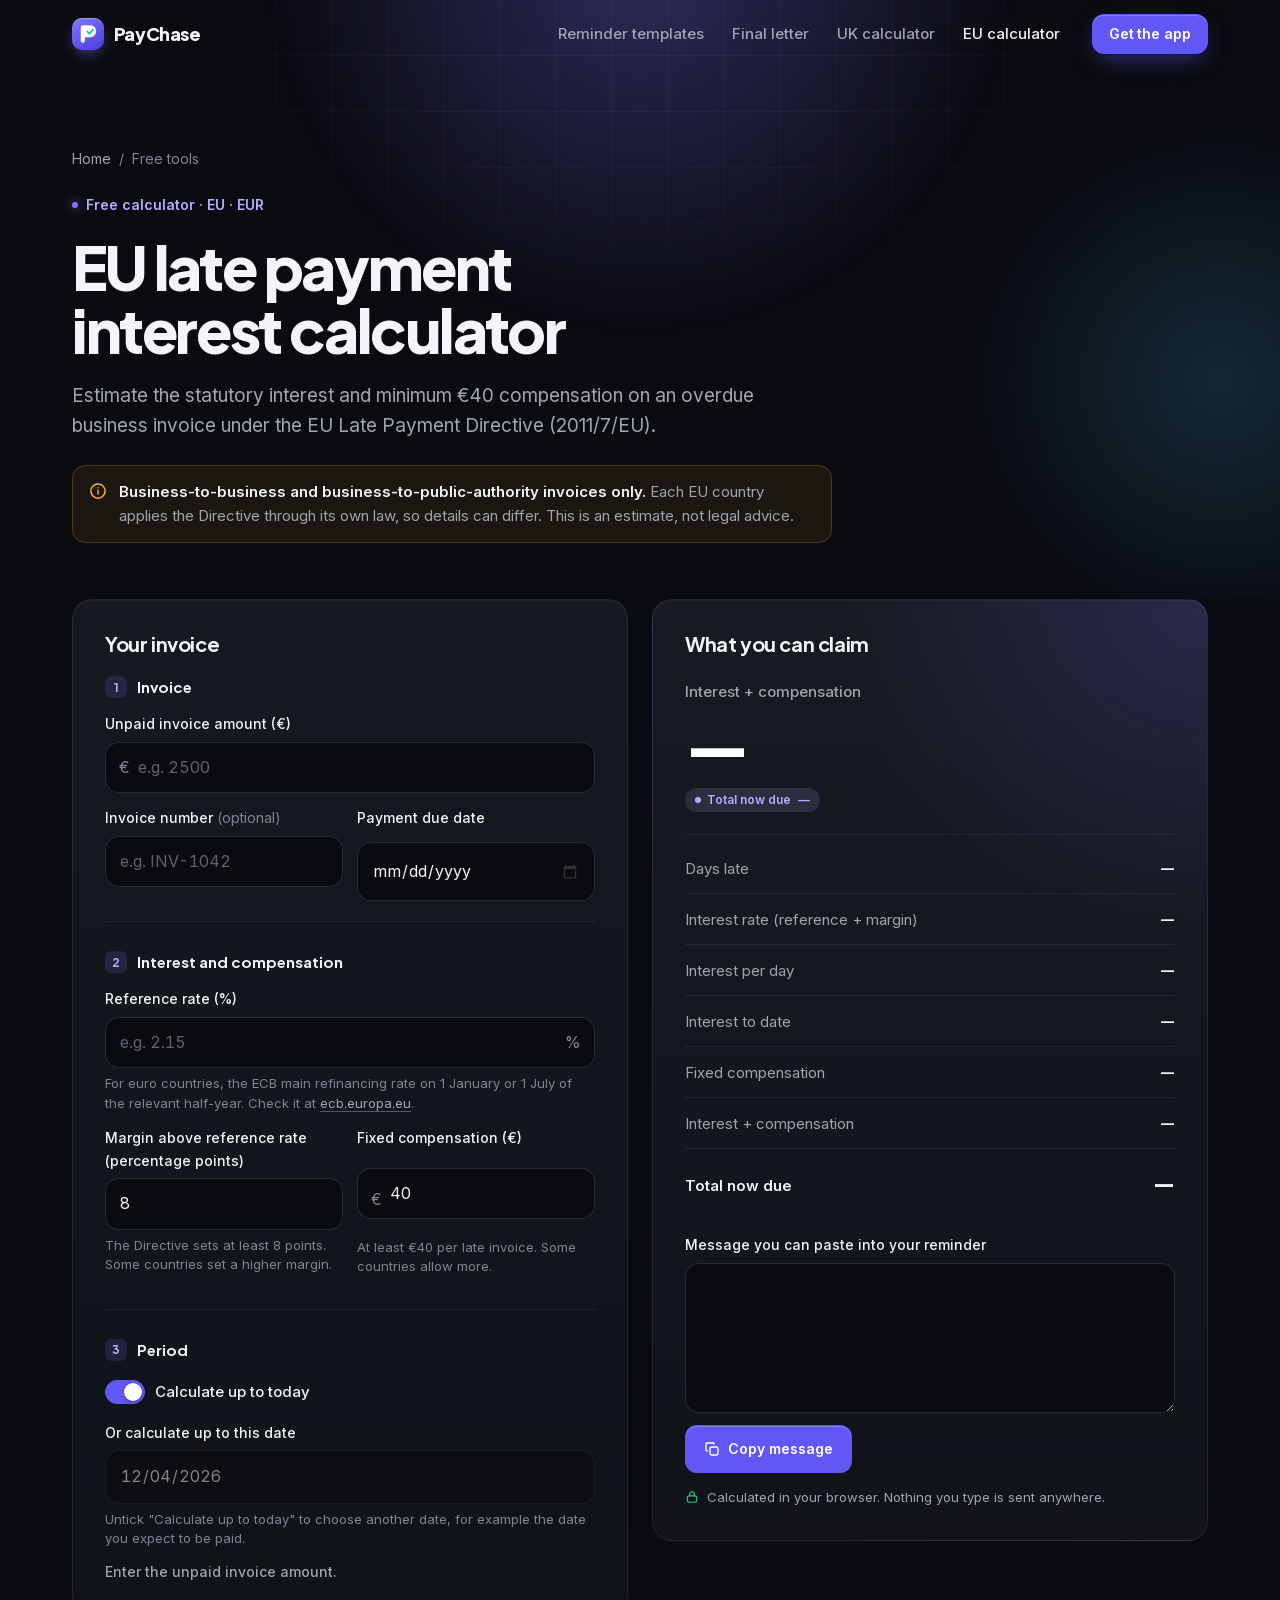
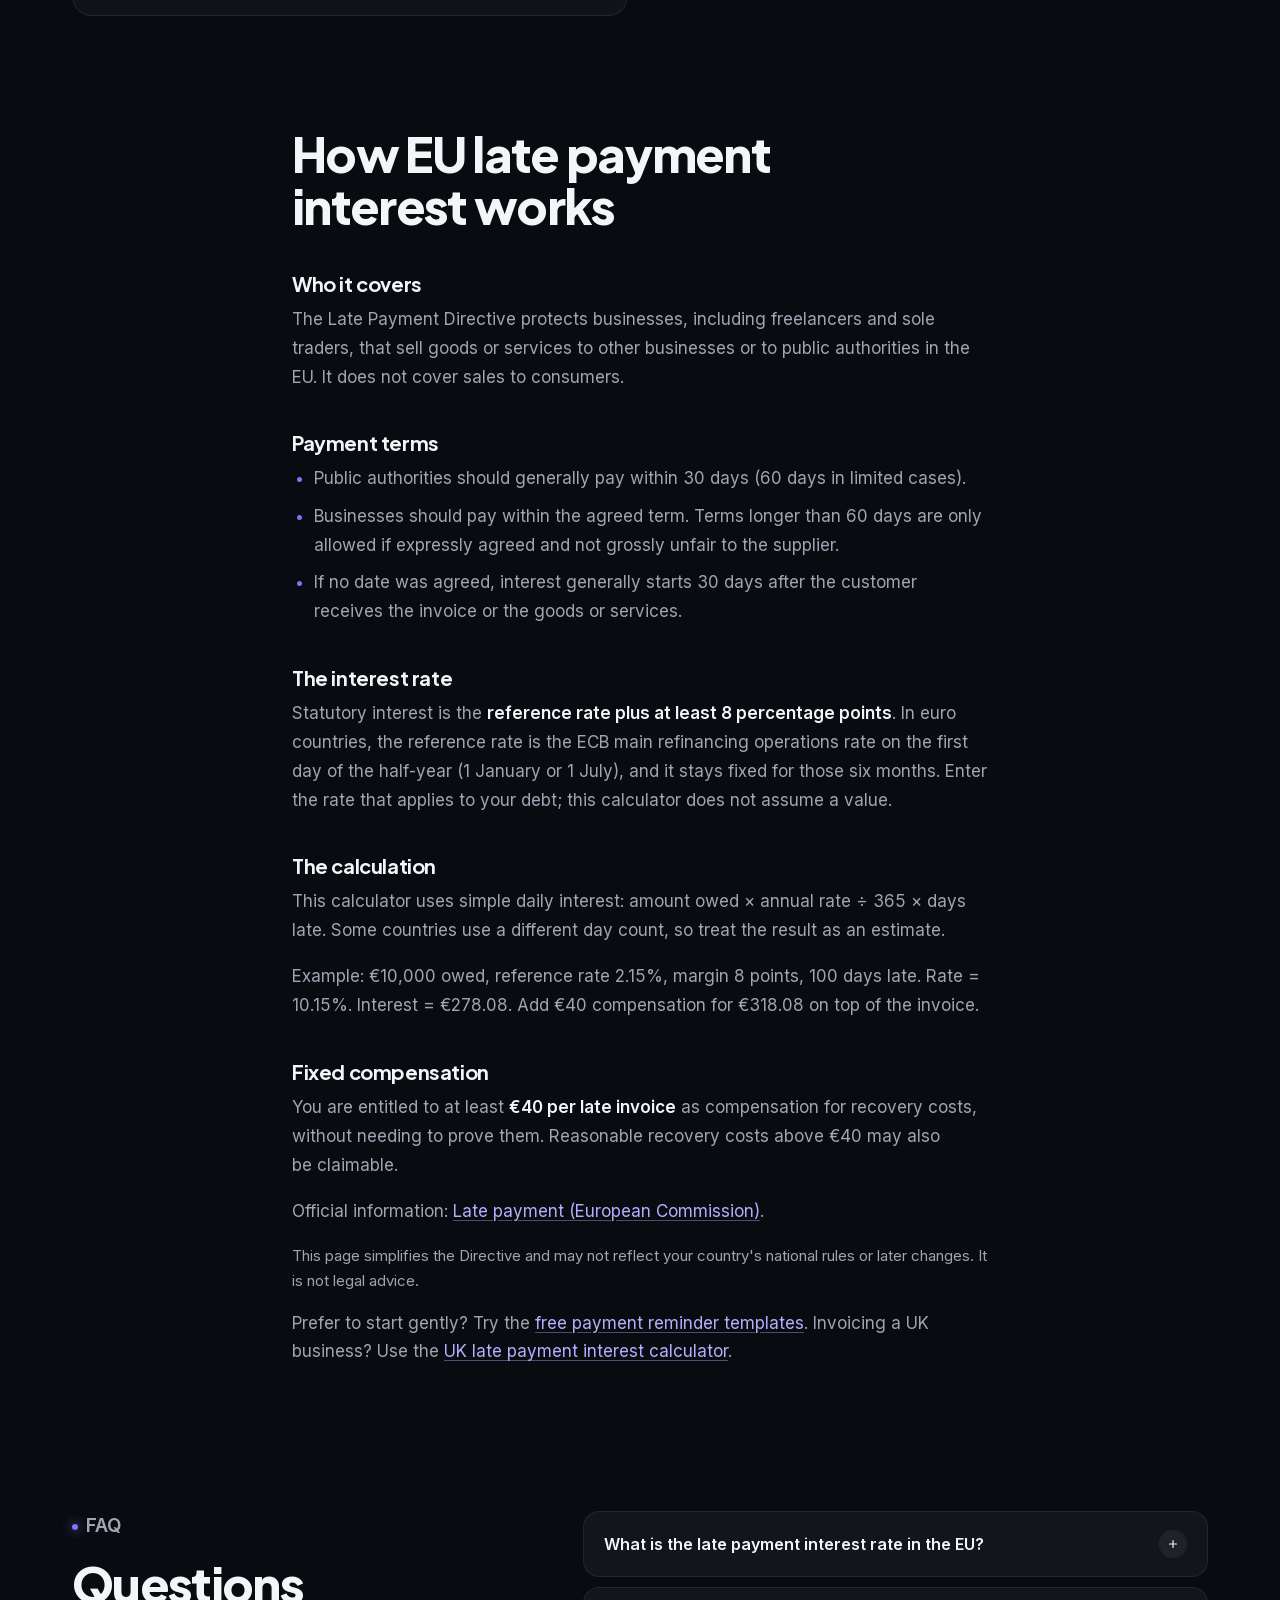
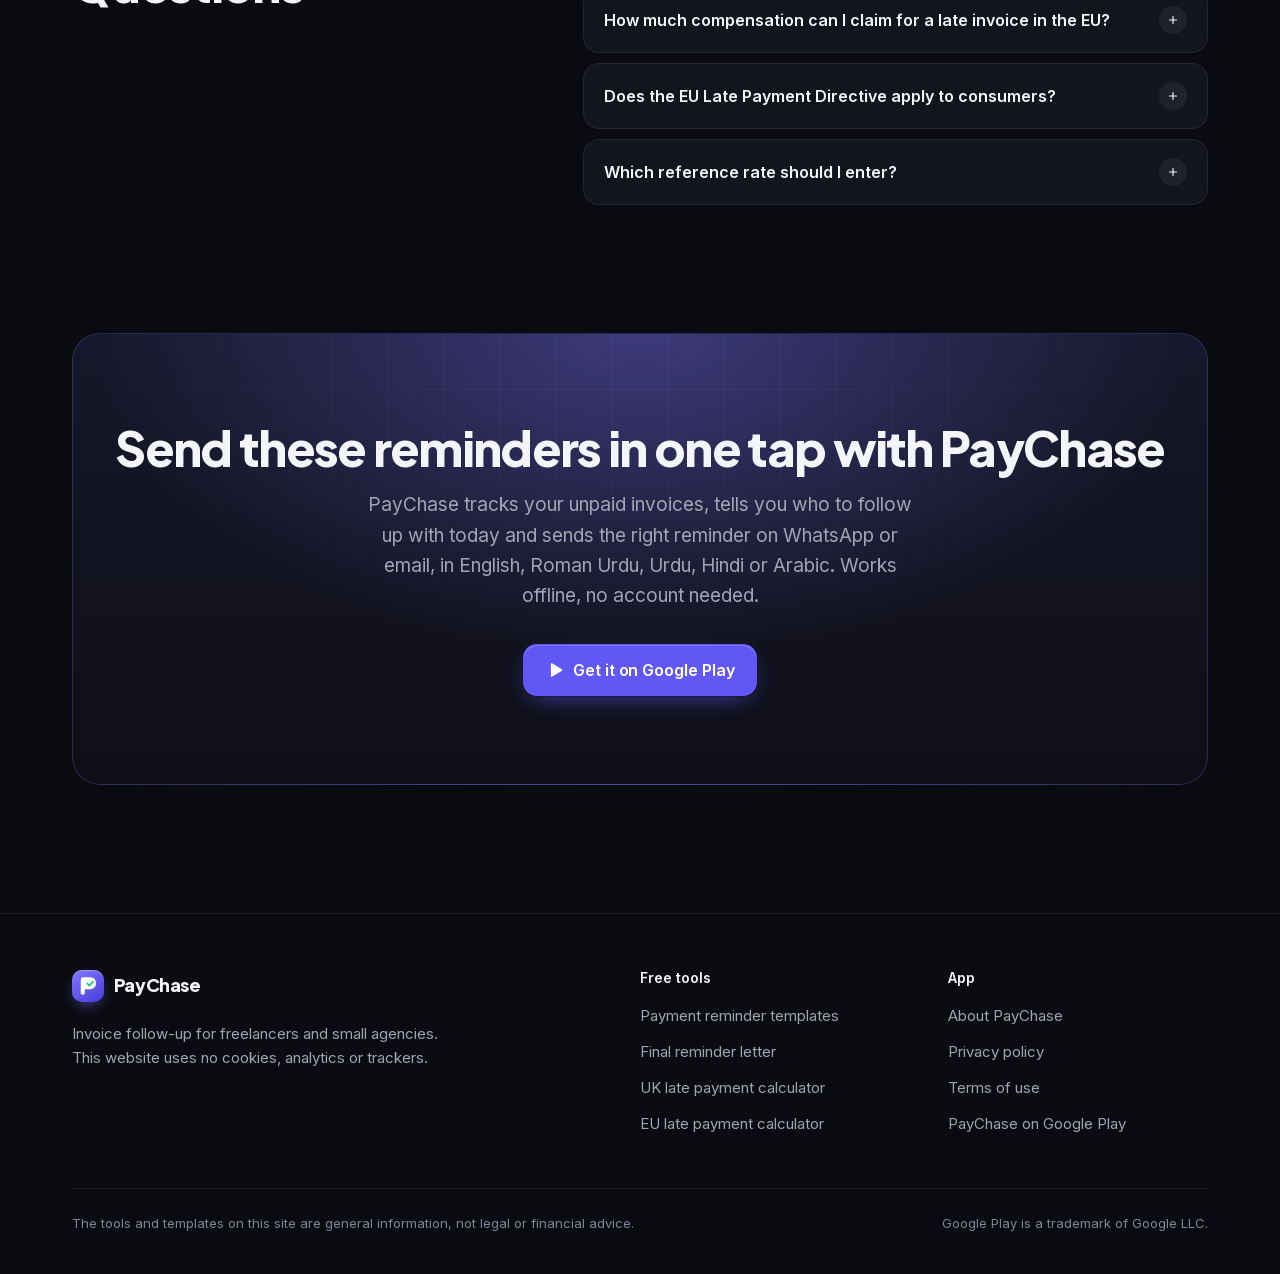
<file: paychase/eu-late-payment-interest-calculator.html>
<!DOCTYPE html>
<html lang="en">
<head>
<meta charset="utf-8">
<meta name="viewport" content="width=device-width, initial-scale=1, viewport-fit=cover">
<title>EU Late Payment Interest Calculator (Directive 2011/7/EU) | PayChase</title>
<meta name="description" content="Free EU late payment interest calculator: ECB reference rate plus at least 8 percentage points, and minimum €40 compensation per late business invoice.">
<link rel="canonical" href="https://ammadkhan462.github.io/paychase/eu-late-payment-interest-calculator.html">
<meta name="theme-color" content="#0A0B10">
<meta property="og:type" content="website">
<meta property="og:site_name" content="PayChase">
<meta property="og:title" content="EU Late Payment Interest Calculator (Directive 2011/7/EU) | PayChase">
<meta property="og:description" content="Free EU late payment interest calculator: ECB reference rate plus at least 8 percentage points, and minimum €40 compensation per late business invoice.">
<meta property="og:url" content="https://ammadkhan462.github.io/paychase/eu-late-payment-interest-calculator.html">
<meta name="twitter:card" content="summary">
<meta name="color-scheme" content="dark">
<link rel="icon" href="favicon.svg" type="image/svg+xml">
<link rel="preload" href="fonts/PlusJakartaSans-800.woff2" as="font" type="font/woff2" crossorigin>
<link rel="preload" href="fonts/Inter-400.woff2" as="font" type="font/woff2" crossorigin>
<link rel="stylesheet" href="styles.css">
<script>document.documentElement.classList.add('js')</script>
<script type="application/ld+json">
{
  "@context": "https://schema.org",
  "@type": "WebApplication",
  "name": "EU Late Payment Interest Calculator",
  "url": "https://ammadkhan462.github.io/paychase/eu-late-payment-interest-calculator.html",
  "description": "Estimate statutory interest and minimum 40 euro compensation on overdue business invoices under the EU Late Payment Directive 2011/7/EU.",
  "applicationCategory": "FinanceApplication",
  "operatingSystem": "Any (runs in the browser)",
  "isAccessibleForFree": true,
  "offers": {
    "@type": "Offer",
    "price": "0",
    "priceCurrency": "EUR"
  }
}
</script>
<script type="application/ld+json">
{
  "@context": "https://schema.org",
  "@type": "FAQPage",
  "mainEntity": [
    {
      "@type": "Question",
      "name": "What is the late payment interest rate in the EU?",
      "acceptedAnswer": {
        "@type": "Answer",
        "text": "Under Directive 2011/7/EU, statutory interest is the reference rate (for euro countries, the European Central Bank main refinancing rate) plus at least 8 percentage points. Each country sets the exact rule in its national law, and some go higher."
      }
    },
    {
      "@type": "Question",
      "name": "How much compensation can I claim for a late invoice in the EU?",
      "acceptedAnswer": {
        "@type": "Answer",
        "text": "At least €40 per late invoice as fixed compensation for recovery costs, without having to prove the costs. You may also claim reasonable recovery costs above that."
      }
    },
    {
      "@type": "Question",
      "name": "Does the EU Late Payment Directive apply to consumers?",
      "acceptedAnswer": {
        "@type": "Answer",
        "text": "No. It covers commercial transactions between businesses, and between businesses and public authorities."
      }
    },
    {
      "@type": "Question",
      "name": "Which reference rate should I enter?",
      "acceptedAnswer": {
        "@type": "Answer",
        "text": "For euro area countries, the ECB main refinancing operations rate in force on the first calendar day of the relevant half-year (1 January or 1 July). Countries outside the euro use their own central bank rate. Check the current figure before relying on the result."
      }
    }
  ]
}
</script>
</head>
<body>
<a class="skip-link" href="#main">Skip to content</a>
<header class="site-header">
  <div class="container header-inner">
    <a class="brand" href="./" aria-label="PayChase home"><span class="brand-mark" aria-hidden="true"><svg viewBox="0 0 24 24" aria-hidden="true"><g transform="translate(6.2 5) scale(0.02333)"><path d="M84 0H330A190 190 0 0 1 520 190V220A190 190 0 0 1 330 410H140V530A70 70 0 0 1 0 530V84A84 84 0 0 1 84 0Z" fill="#fff"/><path d="M222 212L296 284L426 150" fill="none" stroke="#22C987" stroke-width="62" stroke-linecap="round" stroke-linejoin="round"/></g></svg></span>PayChase</a>
    <button class="nav-toggle" type="button" aria-expanded="false" aria-controls="site-nav"><span class="sr-only">Menu</span><span class="bars" aria-hidden="true"><i></i><i></i></span></button>
    <nav id="site-nav" class="site-nav" aria-label="Main">
      <ul>
        <li><a href="payment-reminder-templates.html">Reminder templates</a></li>
        <li><a href="final-payment-reminder-letter.html">Final letter</a></li>
        <li><a href="uk-late-payment-interest-calculator.html">UK calculator</a></li>
        <li><a href="eu-late-payment-interest-calculator.html" aria-current="page">EU calculator</a></li>
      </ul>
      <a class="btn btn-primary btn-sm nav-cta" href="https://play.google.com/store/apps/details?id=com.paychase.invoice.followup.payment.reminder" rel="noopener">Get the app</a>
    </nav>
  </div>
</header>

<main id="main">
  <section class="page-hero">
    <div class="bg-fx" aria-hidden="true"><div class="bg-grid"></div><div class="glow glow-a"></div><div class="glow glow-b"></div></div>
    <div class="container">
      <ol class="crumbs"><li><a href="./">Home</a></li><li>Free tools</li></ol>
      <span class="eyebrow">Free calculator &middot; EU &middot; EUR</span>
      <h1>EU late payment interest calculator</h1>
      <p class="lead">Estimate the statutory interest and minimum &euro;40 compensation on an overdue business invoice under the EU Late Payment Directive (2011/7/EU).</p>
      <div class="notice"><p><strong>Business-to-business and business-to-public-authority invoices only.</strong> Each EU country applies the Directive through its own law, so details can differ. This is an estimate, not legal advice.</p></div>
    </div>
  </section>

  <section class="section-calc">
    <div class="container">
      <div class="calc">
        <form id="eu-calc" class="card" novalidate>
          <h2>Your invoice</h2>
          <fieldset class="fgroup">
            <legend><span aria-hidden="true">1</span>Invoice</legend>
            <div class="field">
              <label for="eu-calc-debt">Unpaid invoice amount (€)</label>
              <div class="input-affix"><span aria-hidden="true">€</span><input id="eu-calc-debt" name="debt" type="number" inputmode="decimal" min="0" step="0.01" placeholder="e.g. 2500"></div>
            </div>
            <div class="frow">
              <div class="field">
                <label for="eu-calc-ref">Invoice number <span class="muted">(optional)</span></label>
                <input id="eu-calc-ref" name="invoiceRef" type="text" autocomplete="off" placeholder="e.g. INV-1042">
              </div>
              <div class="field">
                <label for="eu-calc-due">Payment due date</label>
                <input id="eu-calc-due" name="dueDate" type="date">
              </div>
            </div>
          </fieldset>
          <fieldset class="fgroup">
            <legend><span aria-hidden="true">2</span>Interest and compensation</legend>
            <div class="field">
              <label for="eu-calc-refrate">Reference rate (%)</label>
              <div class="input-affix suffix"><input id="eu-calc-refrate" name="refRate" type="number" inputmode="decimal" step="0.01" placeholder="e.g. 2.15"><span aria-hidden="true">%</span></div>
              <span class="hint">For euro countries, the ECB main refinancing rate on 1 January or 1 July of the relevant half-year. Check it at <a href="https://www.ecb.europa.eu/stats/policy_and_exchange_rates/key_ecb_interest_rates/html/index.en.html" rel="noopener">ecb.europa.eu</a>.</span>
            </div>
            <div class="frow">
              <div class="field">
                <label for="eu-calc-margin">Margin above reference rate (percentage points)</label>
                <input id="eu-calc-margin" name="margin" type="number" inputmode="decimal" min="8" step="0.01" value="8">
                <span class="hint">The Directive sets at least 8 points. Some countries set a higher margin.</span>
              </div>
              <div class="field">
                <label for="eu-calc-comp">Fixed compensation (&euro;)</label>
                <div class="input-affix"><span aria-hidden="true">€</span><input id="eu-calc-comp" name="compensation" type="number" inputmode="decimal" min="40" step="0.01" value="40"></div>
                <span class="hint">At least &euro;40 per late invoice. Some countries allow more.</span>
              </div>
            </div>
          </fieldset>
          <fieldset class="fgroup">
            <legend><span aria-hidden="true">3</span>Period</legend>
            <div class="field">
              <label class="check"><input name="useToday" type="checkbox" checked> Calculate up to today</label>
            </div>
            <div class="field">
              <label for="eu-calc-asof">Or calculate up to this date</label>
              <input id="eu-calc-asof" name="asOfDate" type="date">
              <span class="hint">Untick "Calculate up to today" to choose another date, for example the date you expect to be paid.</span>
            </div>
          </fieldset>
          <p id="eu-calc-error" class="error" role="alert"></p>
        </form>
        <div class="card results" aria-live="polite">
          <h2>What you can claim</h2>
          <div class="res-hero">
            <span class="lbl">Interest + compensation</span>
            <span class="val" data-hero>&mdash;</span>
            <span class="sub"><span class="pill c-brand">Total now due <span data-out="total">&mdash;</span></span></span>
          </div>
          <dl>
            <div class="row"><dt>Days late</dt><dd data-out="days">&mdash;</dd></div>
            <div class="row"><dt>Interest rate (reference + margin)</dt><dd data-out="rate">&mdash;</dd></div>
            <div class="row"><dt>Interest per day</dt><dd data-out="daily">&mdash;</dd></div>
            <div class="row"><dt>Interest to date</dt><dd data-out="interest">&mdash;</dd></div>
            <div class="row"><dt>Fixed compensation</dt><dd data-out="compensation">&mdash;</dd></div>
            <div class="row"><dt>Interest + compensation</dt><dd data-out="claimable">&mdash;</dd></div>
            <div class="row total"><dt>Total now due</dt><dd data-out="total">&mdash;</dd></div>
          </dl>
          <div class="msg-box">
            <div class="field">
              <label for="eu-calc-message">Message you can paste into your reminder</label>
              <textarea id="eu-calc-message" readonly></textarea>
            </div>
            <button class="copy-btn primary" type="button" data-copy-target="#eu-calc-message">Copy message</button>
            <p class="privacy-note">Calculated in your browser. Nothing you type is sent anywhere.</p>
          </div>
        </div>
      </div>
    </div>
  </section>

  <section class="section section-tight" aria-labelledby="rules-h">
    <div class="container prose reveal">
      <h2 id="rules-h">How EU late payment interest works</h2>
      <h3>Who it covers</h3>
      <p>The Late Payment Directive protects businesses, including freelancers and sole traders, that sell goods or services to other businesses or to public authorities in the EU. It does not cover sales to consumers.</p>
      <h3>Payment terms</h3>
      <ul>
        <li>Public authorities should generally pay within 30 days (60 days in limited cases).</li>
        <li>Businesses should pay within the agreed term. Terms longer than 60 days are only allowed if expressly agreed and not grossly unfair to the supplier.</li>
        <li>If no date was agreed, interest generally starts 30 days after the customer receives the invoice or the goods or services.</li>
      </ul>
      <h3>The interest rate</h3>
      <p>Statutory interest is the <strong>reference rate plus at least 8 percentage points</strong>. In euro countries, the reference rate is the ECB main refinancing operations rate on the first day of the half-year (1 January or 1 July), and it stays fixed for those six months. Enter the rate that applies to your debt; this calculator does not assume a value.</p>
      <h3>The calculation</h3>
      <p>This calculator uses simple daily interest: amount owed &times; annual rate &divide; 365 &times; days late. Some countries use a different day count, so treat the result as an estimate.</p>
      <p>Example: &euro;10,000 owed, reference rate 2.15%, margin 8 points, 100 days late. Rate = 10.15%. Interest = &euro;278.08. Add &euro;40 compensation for &euro;318.08 on top of the invoice.</p>
      <h3>Fixed compensation</h3>
      <p>You are entitled to at least <strong>&euro;40 per late invoice</strong> as compensation for recovery costs, without needing to prove them. Reasonable recovery costs above &euro;40 may also be claimable.</p>
      <p>Official information: <a href="https://single-market-economy.ec.europa.eu/smes/sme-strategy/late-payment_en" rel="noopener">Late payment (European Commission)</a>.</p>
      <p class="small muted">This page simplifies the Directive and may not reflect your country's national rules or later changes. It is not legal advice.</p>
      <p>Prefer to start gently? Try the <a href="payment-reminder-templates.html">free payment reminder templates</a>. Invoicing a UK business? Use the <a href="uk-late-payment-interest-calculator.html">UK late payment interest calculator</a>.</p>
    </div>
  </section>

  <section class="section section-tight" aria-labelledby="faq-h">
    <div class="container faq-wrap">
      <div class="section-head reveal">
        <p class="kicker">FAQ</p>
        <h2 id="faq-h">Questions</h2>
      </div>
      <div class="faq reveal" style="--i:1">
      <details>
        <summary>What is the late payment interest rate in the EU?</summary>
        <p>Under Directive 2011/7/EU, statutory interest is the reference rate (for euro countries, the European Central Bank main refinancing rate) plus at least 8 percentage points. Each country sets the exact rule in its national law, and some go higher.</p>
      </details>
      <details>
        <summary>How much compensation can I claim for a late invoice in the EU?</summary>
        <p>At least €40 per late invoice as fixed compensation for recovery costs, without having to prove the costs. You may also claim reasonable recovery costs above that.</p>
      </details>
      <details>
        <summary>Does the EU Late Payment Directive apply to consumers?</summary>
        <p>No. It covers commercial transactions between businesses, and between businesses and public authorities.</p>
      </details>
      <details>
        <summary>Which reference rate should I enter?</summary>
        <p>For euro area countries, the ECB main refinancing operations rate in force on the first calendar day of the relevant half-year (1 January or 1 July). Countries outside the euro use their own central bank rate. Check the current figure before relying on the result.</p>
      </details>
          </div>
    </div>
  </section>

  <section class="section section-tight">
    <div class="container">
      <div class="cta-band reveal">
        <div class="bg-grid" aria-hidden="true"></div>
        <h2>Send these reminders in one tap with PayChase</h2>
        <p>PayChase tracks your unpaid invoices, tells you who to follow up with today and sends the right reminder on WhatsApp or email, in English, Roman Urdu, Urdu, Hindi or Arabic. Works offline, no account needed.</p>
        <div class="btn-row"><a class="btn btn-primary" href="https://play.google.com/store/apps/details?id=com.paychase.invoice.followup.payment.reminder" rel="noopener"><svg viewBox="0 0 24 24" fill="currentColor" aria-hidden="true"><path d="M6.5 3.9v16.2a1 1 0 0 0 1.52.85l13.2-8.1a1 1 0 0 0 0-1.7L8.02 3.05A1 1 0 0 0 6.5 3.9z"/></svg>Get it on Google Play</a></div>
      </div>
    </div>
  </section>
</main>

<footer class="site-footer">
  <div class="container">
    <div class="footer-grid">
      <div>
        <a class="brand" href="./"><span class="brand-mark" aria-hidden="true"><svg viewBox="0 0 24 24" aria-hidden="true"><g transform="translate(6.2 5) scale(0.02333)"><path d="M84 0H330A190 190 0 0 1 520 190V220A190 190 0 0 1 330 410H140V530A70 70 0 0 1 0 530V84A84 84 0 0 1 84 0Z" fill="#fff"/><path d="M222 212L296 284L426 150" fill="none" stroke="#22C987" stroke-width="62" stroke-linecap="round" stroke-linejoin="round"/></g></svg></span>PayChase</a>
        <p>Invoice follow-up for freelancers and small agencies. This website uses no cookies, analytics or trackers.</p>
      </div>
      <div>
        <h2>Free tools</h2>
        <ul>
          <li><a href="payment-reminder-templates.html">Payment reminder templates</a></li>
          <li><a href="final-payment-reminder-letter.html">Final reminder letter</a></li>
          <li><a href="uk-late-payment-interest-calculator.html">UK late payment calculator</a></li>
          <li><a href="eu-late-payment-interest-calculator.html">EU late payment calculator</a></li>
        </ul>
      </div>
      <div>
        <h2>App</h2>
        <ul>
          <li><a href="./">About PayChase</a></li>
          <li><a href="privacy.html">Privacy policy</a></li>
          <li><a href="terms.html">Terms of use</a></li>
          <li><a href="https://play.google.com/store/apps/details?id=com.paychase.invoice.followup.payment.reminder" rel="noopener">PayChase on Google Play</a></li>
        </ul>
      </div>
    </div>
    <p class="legal"><span>The tools and templates on this site are general information, not legal or financial advice.</span><span>Google Play is a trademark of Google LLC.</span></p>
  </div>
</footer>
<div id="live-region" class="sr-only" aria-live="polite" role="status"></div>
<script src="app.js" defer></script>
</body>
</html>
</file>
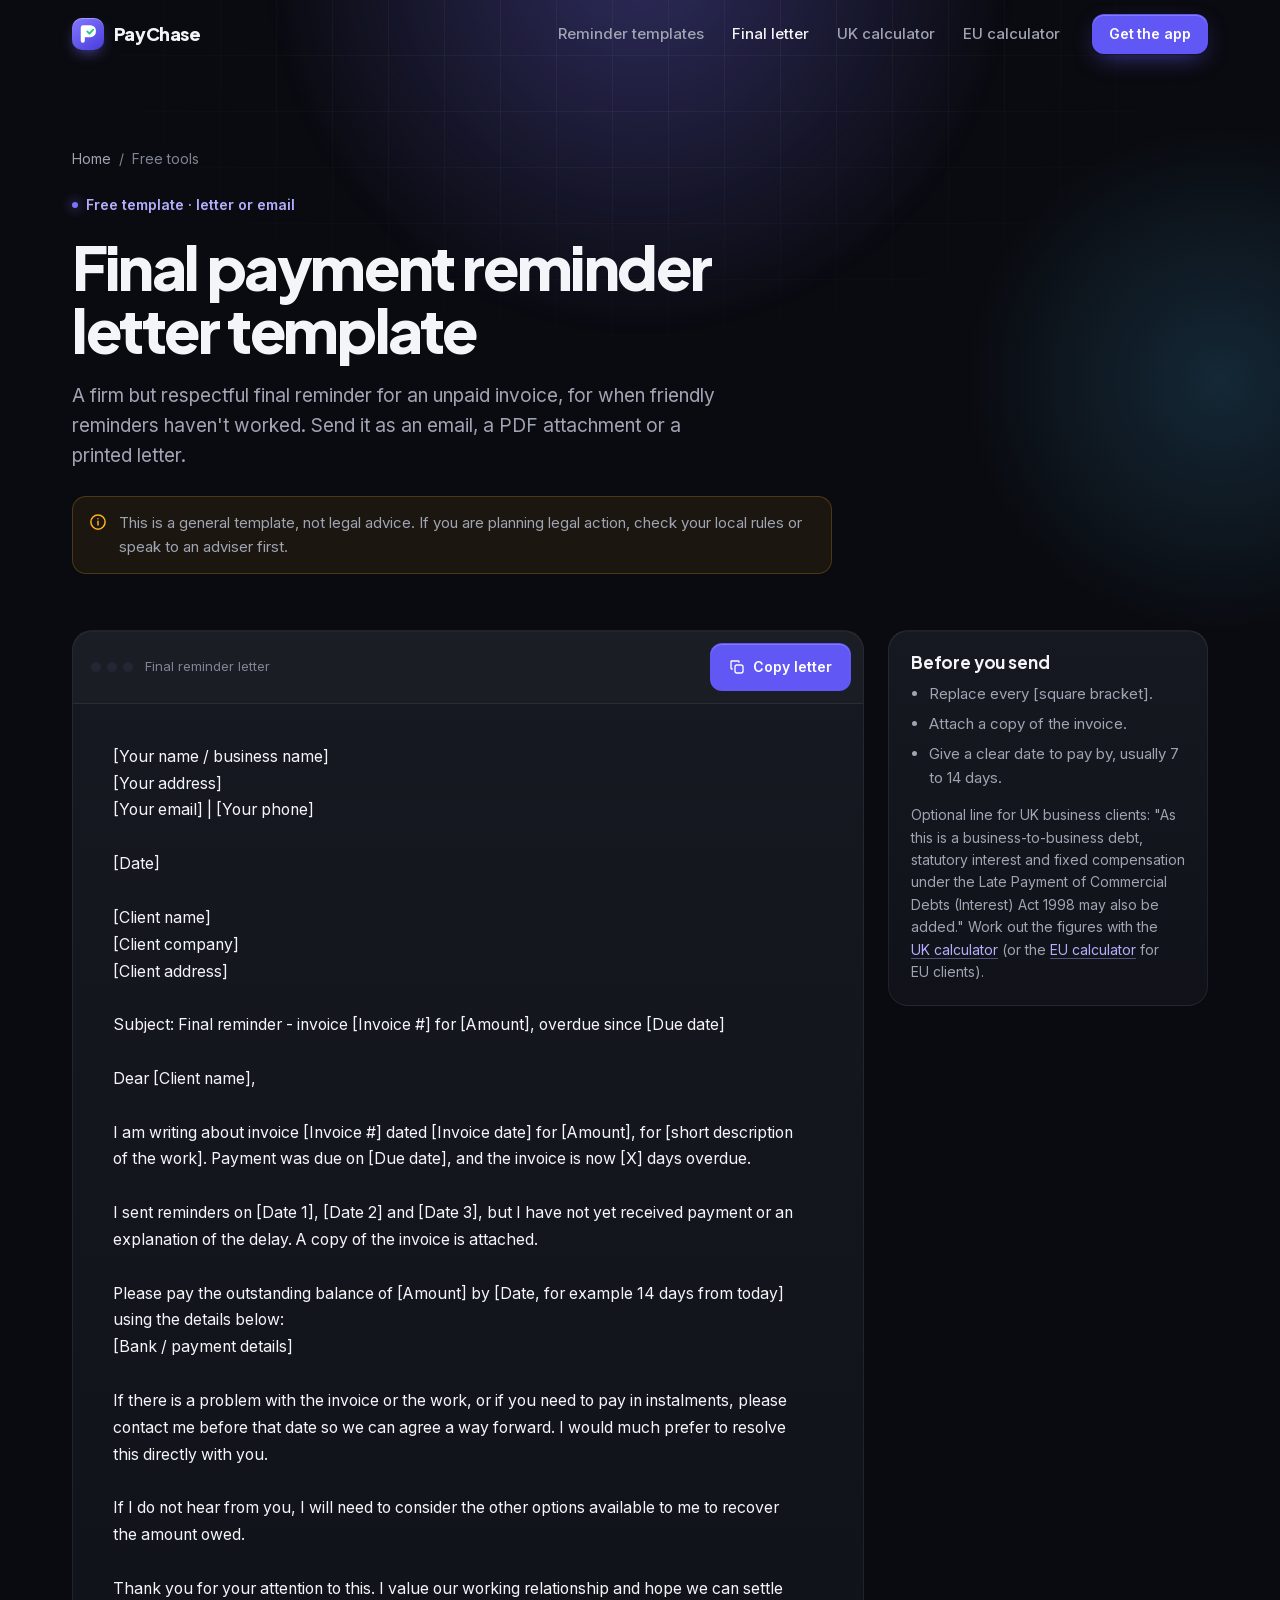
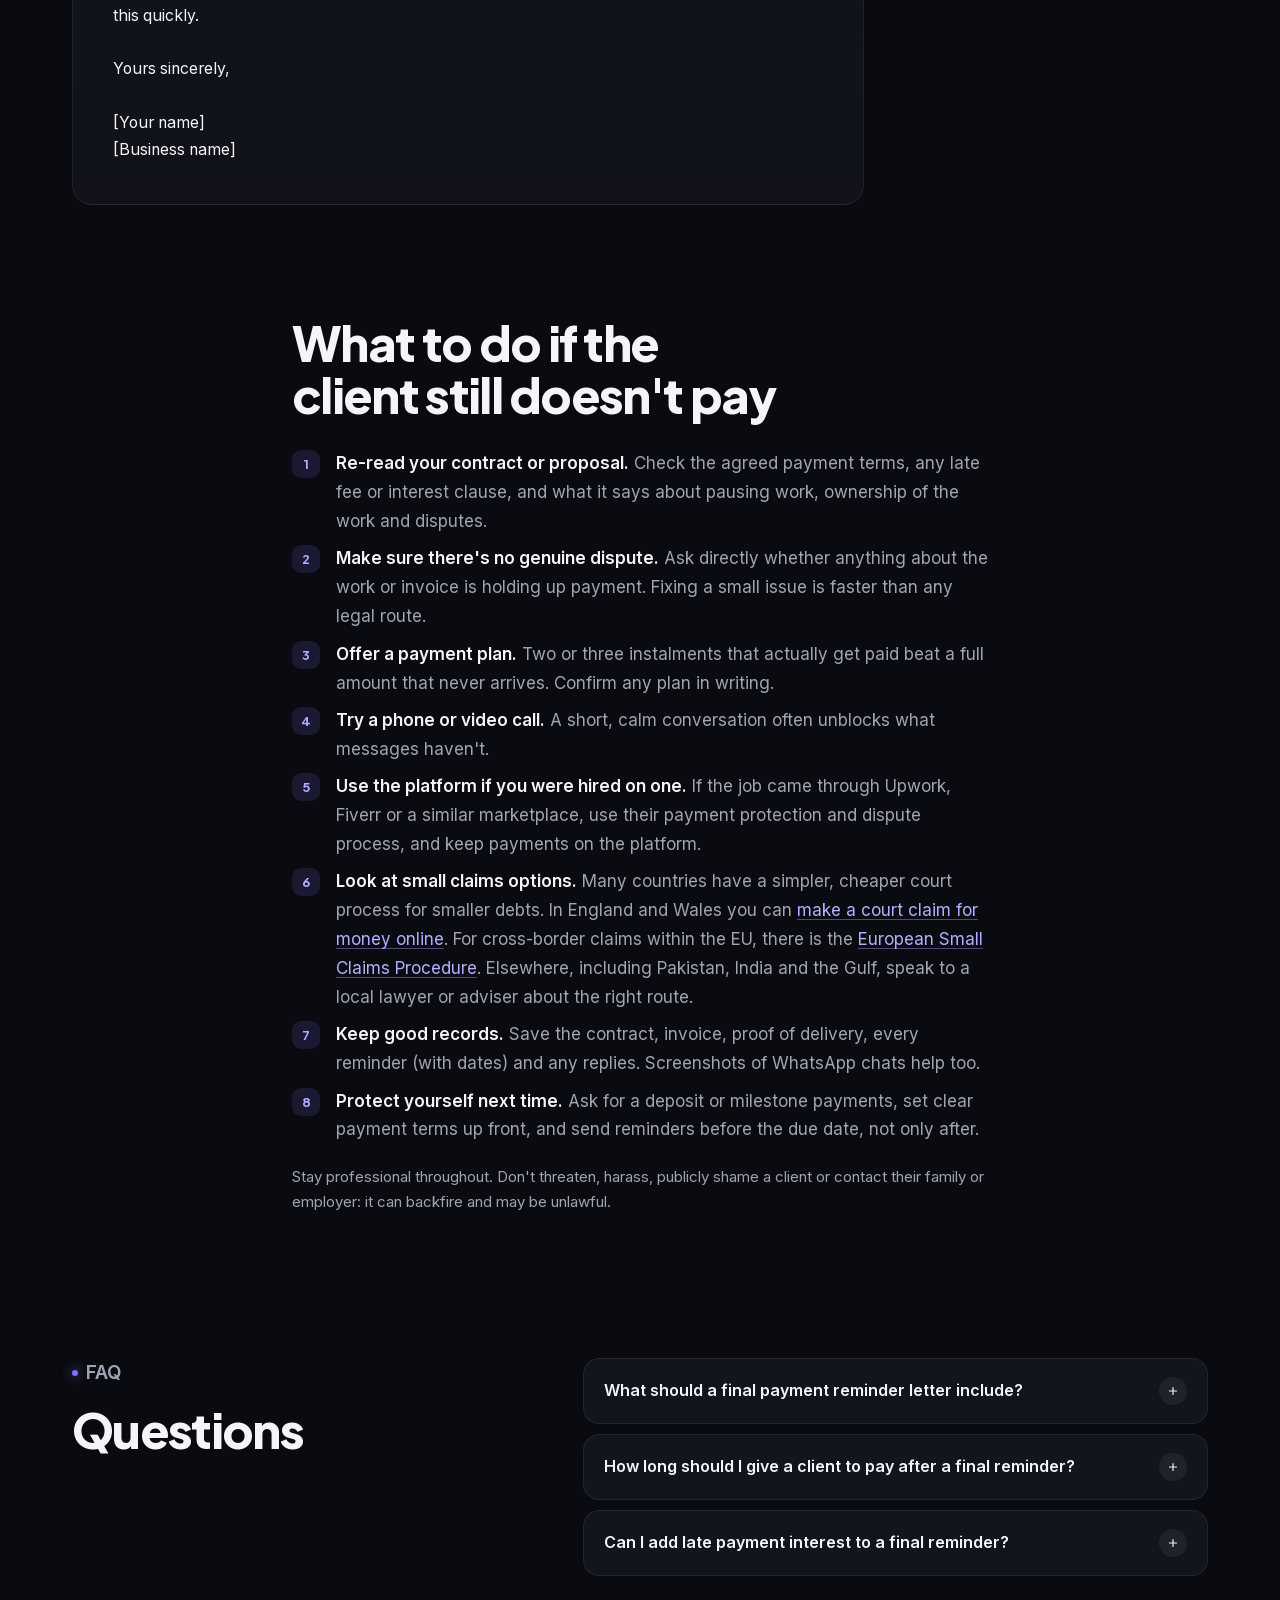
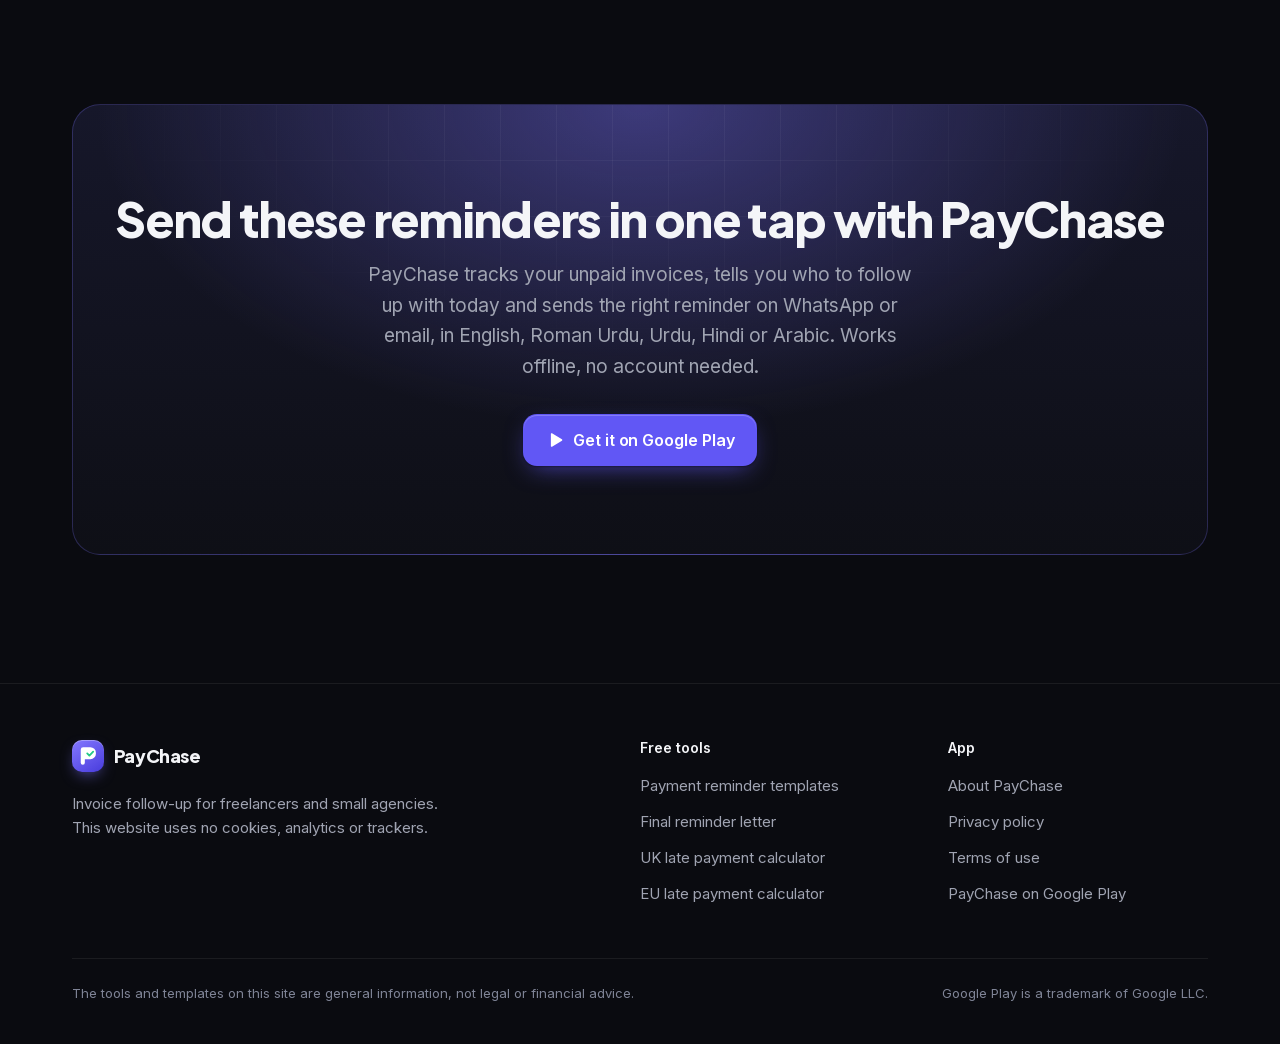
<file: paychase/final-payment-reminder-letter.html>
<!DOCTYPE html>
<html lang="en">
<head>
<meta charset="utf-8">
<meta name="viewport" content="width=device-width, initial-scale=1, viewport-fit=cover">
<title>Final Payment Reminder Letter Template (Free) | PayChase</title>
<meta name="description" content="A firm but respectful final payment reminder letter for unpaid invoices, plus practical next steps: check your contract, offer a plan, keep records, small claims options.">
<link rel="canonical" href="https://ammadkhan462.github.io/paychase/final-payment-reminder-letter.html">
<meta name="theme-color" content="#0A0B10">
<meta property="og:type" content="website">
<meta property="og:site_name" content="PayChase">
<meta property="og:title" content="Final Payment Reminder Letter Template (Free) | PayChase">
<meta property="og:description" content="A firm but respectful final payment reminder letter for unpaid invoices, plus practical next steps: check your contract, offer a plan, keep records, small claims options.">
<meta property="og:url" content="https://ammadkhan462.github.io/paychase/final-payment-reminder-letter.html">
<meta name="twitter:card" content="summary">
<meta name="color-scheme" content="dark">
<link rel="icon" href="favicon.svg" type="image/svg+xml">
<link rel="preload" href="fonts/PlusJakartaSans-800.woff2" as="font" type="font/woff2" crossorigin>
<link rel="preload" href="fonts/Inter-400.woff2" as="font" type="font/woff2" crossorigin>
<link rel="stylesheet" href="styles.css">
<script>document.documentElement.classList.add('js')</script>
<script type="application/ld+json">
{
  "@context": "https://schema.org",
  "@type": "WebPage",
  "name": "Final payment reminder letter template",
  "url": "https://ammadkhan462.github.io/paychase/final-payment-reminder-letter.html",
  "description": "Free final payment reminder letter template for freelancers and small businesses, with tips on what to do next."
}
</script>
<script type="application/ld+json">
{
  "@context": "https://schema.org",
  "@type": "FAQPage",
  "mainEntity": [
    {
      "@type": "Question",
      "name": "What should a final payment reminder letter include?",
      "acceptedAnswer": {
        "@type": "Answer",
        "text": "The invoice number, date and amount, the original due date, how many days it is overdue, the dates of earlier reminders, a clear date to pay by, how to pay, and an invitation to get in touch if there is a problem or a payment plan is needed."
      }
    },
    {
      "@type": "Question",
      "name": "How long should I give a client to pay after a final reminder?",
      "acceptedAnswer": {
        "@type": "Answer",
        "text": "Seven to fourteen days is common and reasonable. Some court pre-action rules expect a set period before you start a claim, so check the rules where you are."
      }
    },
    {
      "@type": "Question",
      "name": "Can I add late payment interest to a final reminder?",
      "acceptedAnswer": {
        "@type": "Answer",
        "text": "If you invoiced a business in the UK or the EU, you may be entitled to statutory interest and fixed compensation. Use the UK or EU calculator to estimate it and mention it factually in your letter."
      }
    }
  ]
}
</script>
</head>
<body>
<a class="skip-link" href="#main">Skip to content</a>
<header class="site-header">
  <div class="container header-inner">
    <a class="brand" href="./" aria-label="PayChase home"><span class="brand-mark" aria-hidden="true"><svg viewBox="0 0 24 24" aria-hidden="true"><g transform="translate(6.2 5) scale(0.02333)"><path d="M84 0H330A190 190 0 0 1 520 190V220A190 190 0 0 1 330 410H140V530A70 70 0 0 1 0 530V84A84 84 0 0 1 84 0Z" fill="#fff"/><path d="M222 212L296 284L426 150" fill="none" stroke="#22C987" stroke-width="62" stroke-linecap="round" stroke-linejoin="round"/></g></svg></span>PayChase</a>
    <button class="nav-toggle" type="button" aria-expanded="false" aria-controls="site-nav"><span class="sr-only">Menu</span><span class="bars" aria-hidden="true"><i></i><i></i></span></button>
    <nav id="site-nav" class="site-nav" aria-label="Main">
      <ul>
        <li><a href="payment-reminder-templates.html">Reminder templates</a></li>
        <li><a href="final-payment-reminder-letter.html" aria-current="page">Final letter</a></li>
        <li><a href="uk-late-payment-interest-calculator.html">UK calculator</a></li>
        <li><a href="eu-late-payment-interest-calculator.html">EU calculator</a></li>
      </ul>
      <a class="btn btn-primary btn-sm nav-cta" href="https://play.google.com/store/apps/details?id=com.paychase.invoice.followup.payment.reminder" rel="noopener">Get the app</a>
    </nav>
  </div>
</header>

<main id="main">
  <section class="page-hero">
    <div class="bg-fx" aria-hidden="true"><div class="bg-grid"></div><div class="glow glow-a"></div><div class="glow glow-b"></div></div>
    <div class="container">
      <ol class="crumbs"><li><a href="./">Home</a></li><li>Free tools</li></ol>
      <span class="eyebrow">Free template &middot; letter or email</span>
      <h1>Final payment reminder letter template</h1>
      <p class="lead">A firm but respectful final reminder for an unpaid invoice, for when friendly reminders haven't worked. Send it as an email, a PDF attachment or a printed letter.</p>
      <div class="notice"><p>This is a general template, not legal advice. If you are planning legal action, check your local rules or speak to an adviser first.</p></div>
    </div>
  </section>

  <section class="section-calc">
    <div class="container letter-wrap">
      <div class="card letter-card">
        <div class="letter-bar"><span class="dots" aria-hidden="true"><i></i><i></i><i></i></span><span class="fname">Final reminder letter</span><button class="copy-btn primary" type="button" data-copy-target="#final-letter">Copy letter</button></div>
        <div id="final-letter" class="letter">[Your name / business name]
[Your address]
[Your email] | [Your phone]

[Date]

[Client name]
[Client company]
[Client address]

Subject: Final reminder - invoice [Invoice #] for [Amount], overdue since [Due date]

Dear [Client name],

I am writing about invoice [Invoice #] dated [Invoice date] for [Amount], for [short description of the work]. Payment was due on [Due date], and the invoice is now [X] days overdue.

I sent reminders on [Date 1], [Date 2] and [Date 3], but I have not yet received payment or an explanation of the delay. A copy of the invoice is attached.

Please pay the outstanding balance of [Amount] by [Date, for example 14 days from today] using the details below:
[Bank / payment details]

If there is a problem with the invoice or the work, or if you need to pay in instalments, please contact me before that date so we can agree a way forward. I would much prefer to resolve this directly with you.

If I do not hear from you, I will need to consider the other options available to me to recover the amount owed.

Thank you for your attention to this. I value our working relationship and hope we can settle this quickly.

Yours sincerely,

[Your name]
[Business name]</div>
      </div>
      <aside class="letter-aside" aria-label="Using this letter">
        <div class="card">
          <h2>Before you send</h2>
          <ul>
            <li>Replace every [square bracket].</li>
            <li>Attach a copy of the invoice.</li>
            <li>Give a clear date to pay by, usually 7 to 14 days.</li>
          </ul>
          <p class="small muted" style="margin:14px 0 0">Optional line for UK business clients: "As this is a business-to-business debt, statutory interest and fixed compensation under the Late Payment of Commercial Debts (Interest) Act 1998 may also be added." Work out the figures with the <a href="uk-late-payment-interest-calculator.html">UK calculator</a> (or the <a href="eu-late-payment-interest-calculator.html">EU calculator</a> for EU clients).</p>
        </div>
      </aside>
    </div>
  </section>

  <section class="section section-tight" aria-labelledby="next-h">
    <div class="container prose reveal">
      <h2 id="next-h">What to do if the client still doesn't pay</h2>
      <ol>
        <li><strong>Re-read your contract or proposal.</strong> Check the agreed payment terms, any late fee or interest clause, and what it says about pausing work, ownership of the work and disputes.</li>
        <li><strong>Make sure there's no genuine dispute.</strong> Ask directly whether anything about the work or invoice is holding up payment. Fixing a small issue is faster than any legal route.</li>
        <li><strong>Offer a payment plan.</strong> Two or three instalments that actually get paid beat a full amount that never arrives. Confirm any plan in writing.</li>
        <li><strong>Try a phone or video call.</strong> A short, calm conversation often unblocks what messages haven't.</li>
        <li><strong>Use the platform if you were hired on one.</strong> If the job came through Upwork, Fiverr or a similar marketplace, use their payment protection and dispute process, and keep payments on the platform.</li>
        <li><strong>Look at small claims options.</strong> Many countries have a simpler, cheaper court process for smaller debts. In England and Wales you can <a href="https://www.gov.uk/make-court-claim-for-money" rel="noopener">make a court claim for money online</a>. For cross-border claims within the EU, there is the <a href="https://e-justice.europa.eu/42/EN/small_claims" rel="noopener">European Small Claims Procedure</a>. Elsewhere, including Pakistan, India and the Gulf, speak to a local lawyer or adviser about the right route.</li>
        <li><strong>Keep good records.</strong> Save the contract, invoice, proof of delivery, every reminder (with dates) and any replies. Screenshots of WhatsApp chats help too.</li>
        <li><strong>Protect yourself next time.</strong> Ask for a deposit or milestone payments, set clear payment terms up front, and send reminders before the due date, not only after.</li>
      </ol>
      <p class="small muted">Stay professional throughout. Don't threaten, harass, publicly shame a client or contact their family or employer: it can backfire and may be unlawful.</p>
    </div>
  </section>

  <section class="section section-tight" aria-labelledby="faq-h">
    <div class="container faq-wrap">
      <div class="section-head reveal">
        <p class="kicker">FAQ</p>
        <h2 id="faq-h">Questions</h2>
      </div>
      <div class="faq reveal" style="--i:1">
      <details>
        <summary>What should a final payment reminder letter include?</summary>
        <p>The invoice number, date and amount, the original due date, how many days it is overdue, the dates of earlier reminders, a clear date to pay by, how to pay, and an invitation to get in touch if there is a problem or a payment plan is needed.</p>
      </details>
      <details>
        <summary>How long should I give a client to pay after a final reminder?</summary>
        <p>Seven to fourteen days is common and reasonable. Some court pre-action rules expect a set period before you start a claim, so check the rules where you are.</p>
      </details>
      <details>
        <summary>Can I add late payment interest to a final reminder?</summary>
        <p>If you invoiced a business in the UK or the EU, you may be entitled to statutory interest and fixed compensation. Use the UK or EU calculator to estimate it and mention it factually in your letter.</p>
      </details>
          </div>
    </div>
  </section>

  <section class="section section-tight">
    <div class="container">
      <div class="cta-band reveal">
        <div class="bg-grid" aria-hidden="true"></div>
        <h2>Send these reminders in one tap with PayChase</h2>
        <p>PayChase tracks your unpaid invoices, tells you who to follow up with today and sends the right reminder on WhatsApp or email, in English, Roman Urdu, Urdu, Hindi or Arabic. Works offline, no account needed.</p>
        <div class="btn-row"><a class="btn btn-primary" href="https://play.google.com/store/apps/details?id=com.paychase.invoice.followup.payment.reminder" rel="noopener"><svg viewBox="0 0 24 24" fill="currentColor" aria-hidden="true"><path d="M6.5 3.9v16.2a1 1 0 0 0 1.52.85l13.2-8.1a1 1 0 0 0 0-1.7L8.02 3.05A1 1 0 0 0 6.5 3.9z"/></svg>Get it on Google Play</a></div>
      </div>
    </div>
  </section>
</main>

<footer class="site-footer">
  <div class="container">
    <div class="footer-grid">
      <div>
        <a class="brand" href="./"><span class="brand-mark" aria-hidden="true"><svg viewBox="0 0 24 24" aria-hidden="true"><g transform="translate(6.2 5) scale(0.02333)"><path d="M84 0H330A190 190 0 0 1 520 190V220A190 190 0 0 1 330 410H140V530A70 70 0 0 1 0 530V84A84 84 0 0 1 84 0Z" fill="#fff"/><path d="M222 212L296 284L426 150" fill="none" stroke="#22C987" stroke-width="62" stroke-linecap="round" stroke-linejoin="round"/></g></svg></span>PayChase</a>
        <p>Invoice follow-up for freelancers and small agencies. This website uses no cookies, analytics or trackers.</p>
      </div>
      <div>
        <h2>Free tools</h2>
        <ul>
          <li><a href="payment-reminder-templates.html">Payment reminder templates</a></li>
          <li><a href="final-payment-reminder-letter.html">Final reminder letter</a></li>
          <li><a href="uk-late-payment-interest-calculator.html">UK late payment calculator</a></li>
          <li><a href="eu-late-payment-interest-calculator.html">EU late payment calculator</a></li>
        </ul>
      </div>
      <div>
        <h2>App</h2>
        <ul>
          <li><a href="./">About PayChase</a></li>
          <li><a href="privacy.html">Privacy policy</a></li>
          <li><a href="terms.html">Terms of use</a></li>
          <li><a href="https://play.google.com/store/apps/details?id=com.paychase.invoice.followup.payment.reminder" rel="noopener">PayChase on Google Play</a></li>
        </ul>
      </div>
    </div>
    <p class="legal"><span>The tools and templates on this site are general information, not legal or financial advice.</span><span>Google Play is a trademark of Google LLC.</span></p>
  </div>
</footer>
<div id="live-region" class="sr-only" aria-live="polite" role="status"></div>
<script src="app.js" defer></script>
</body>
</html>
</file>
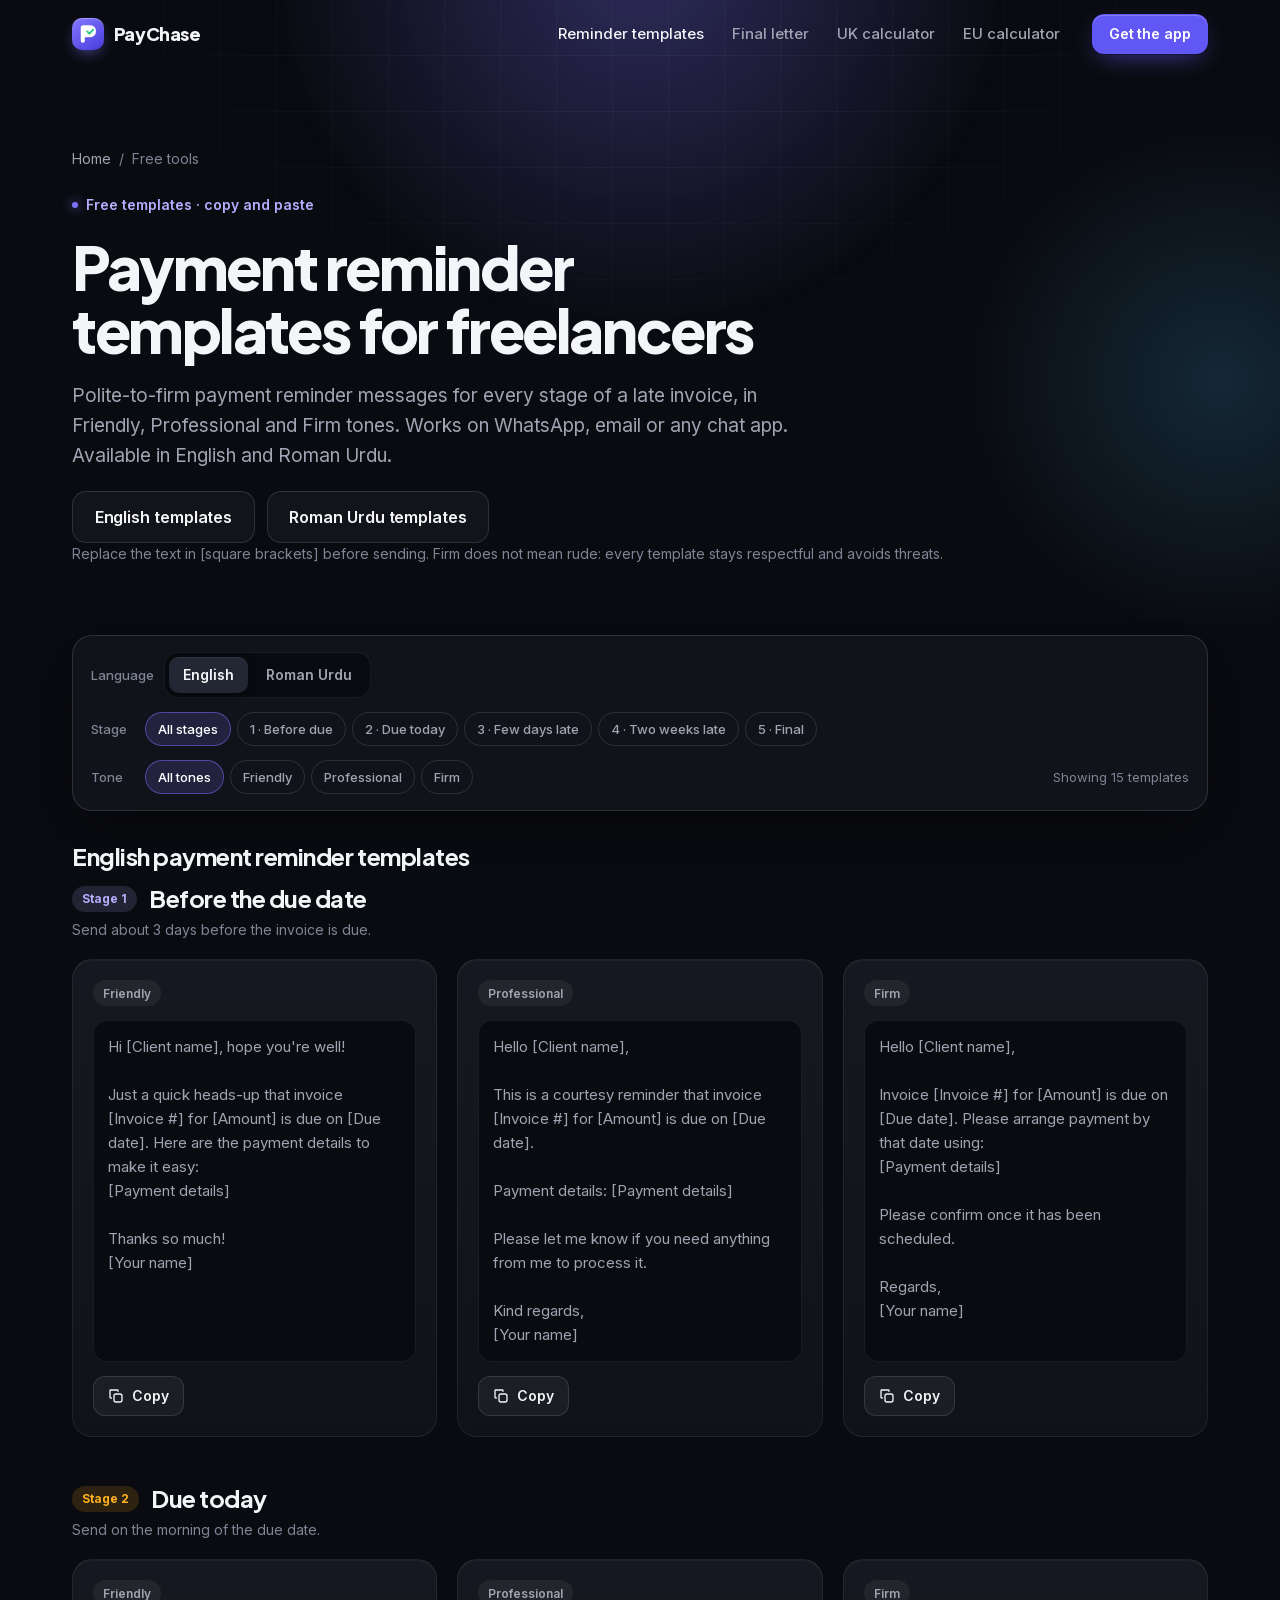
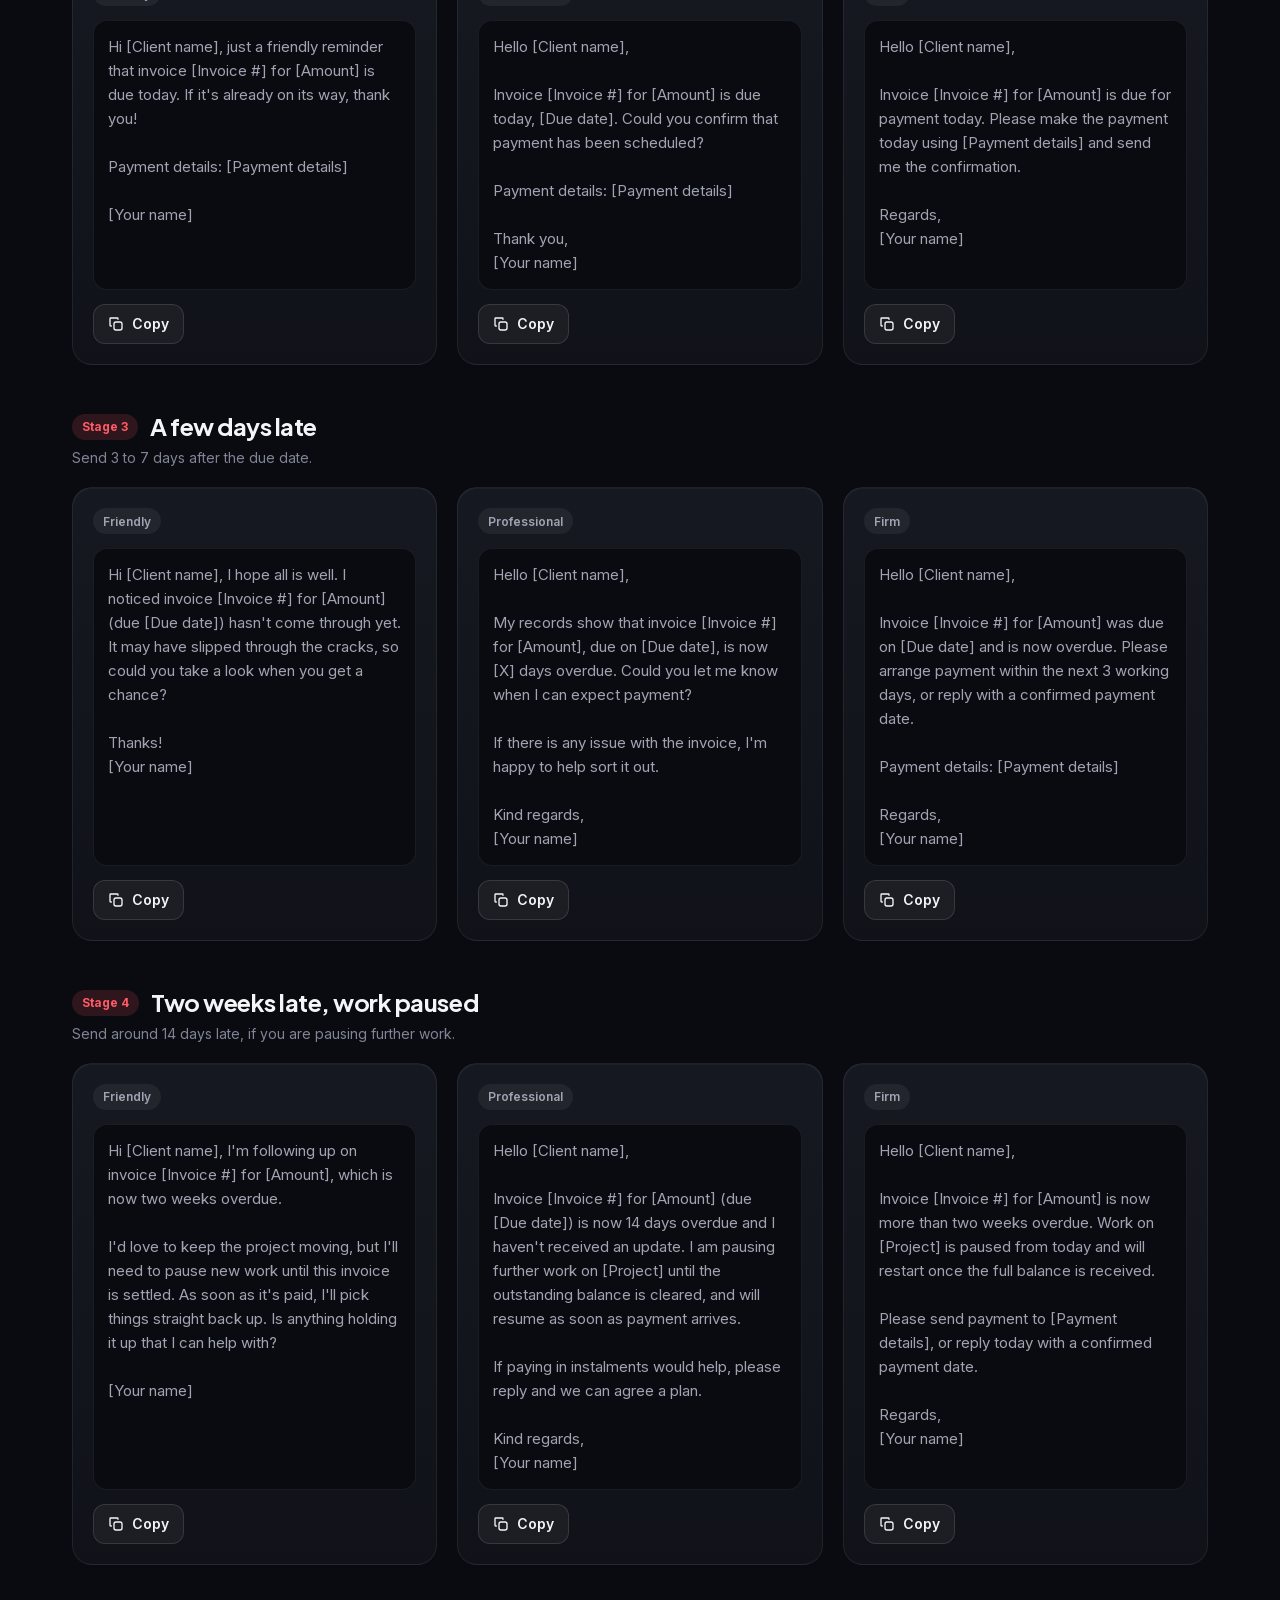
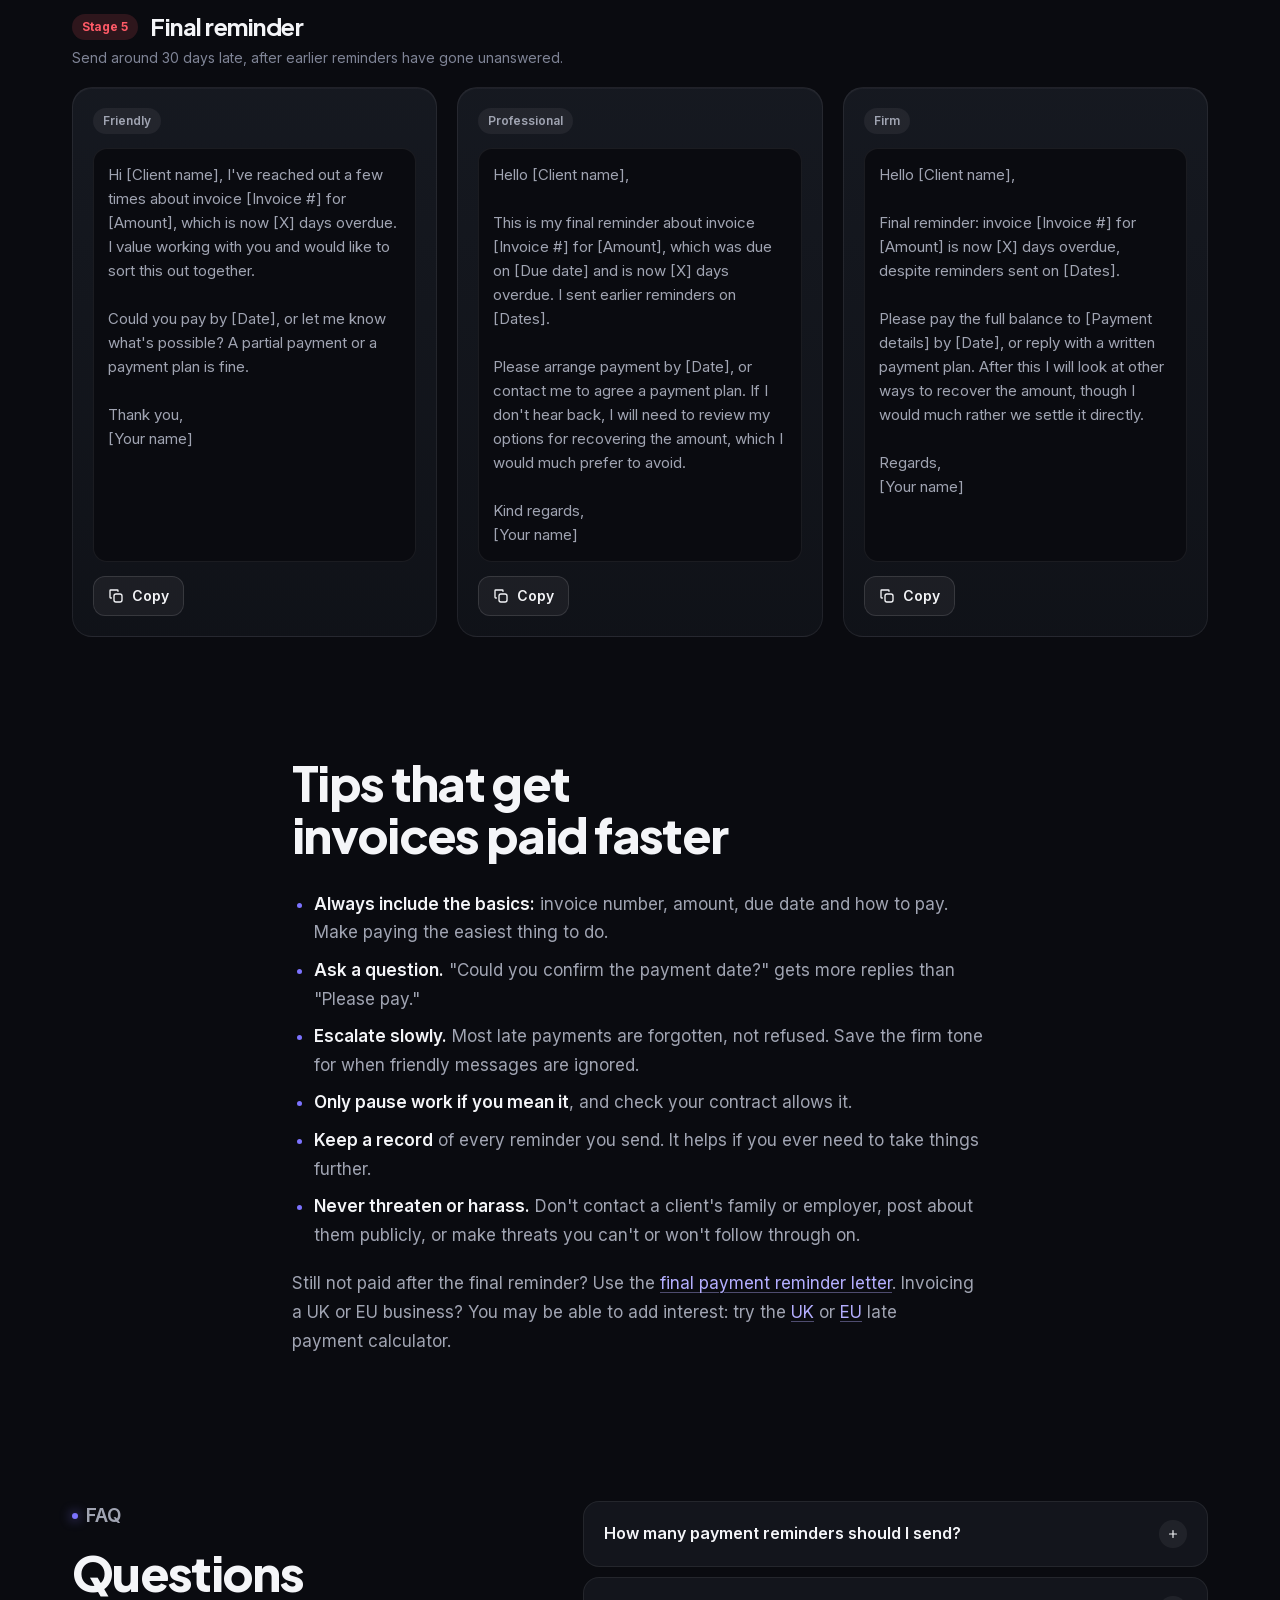
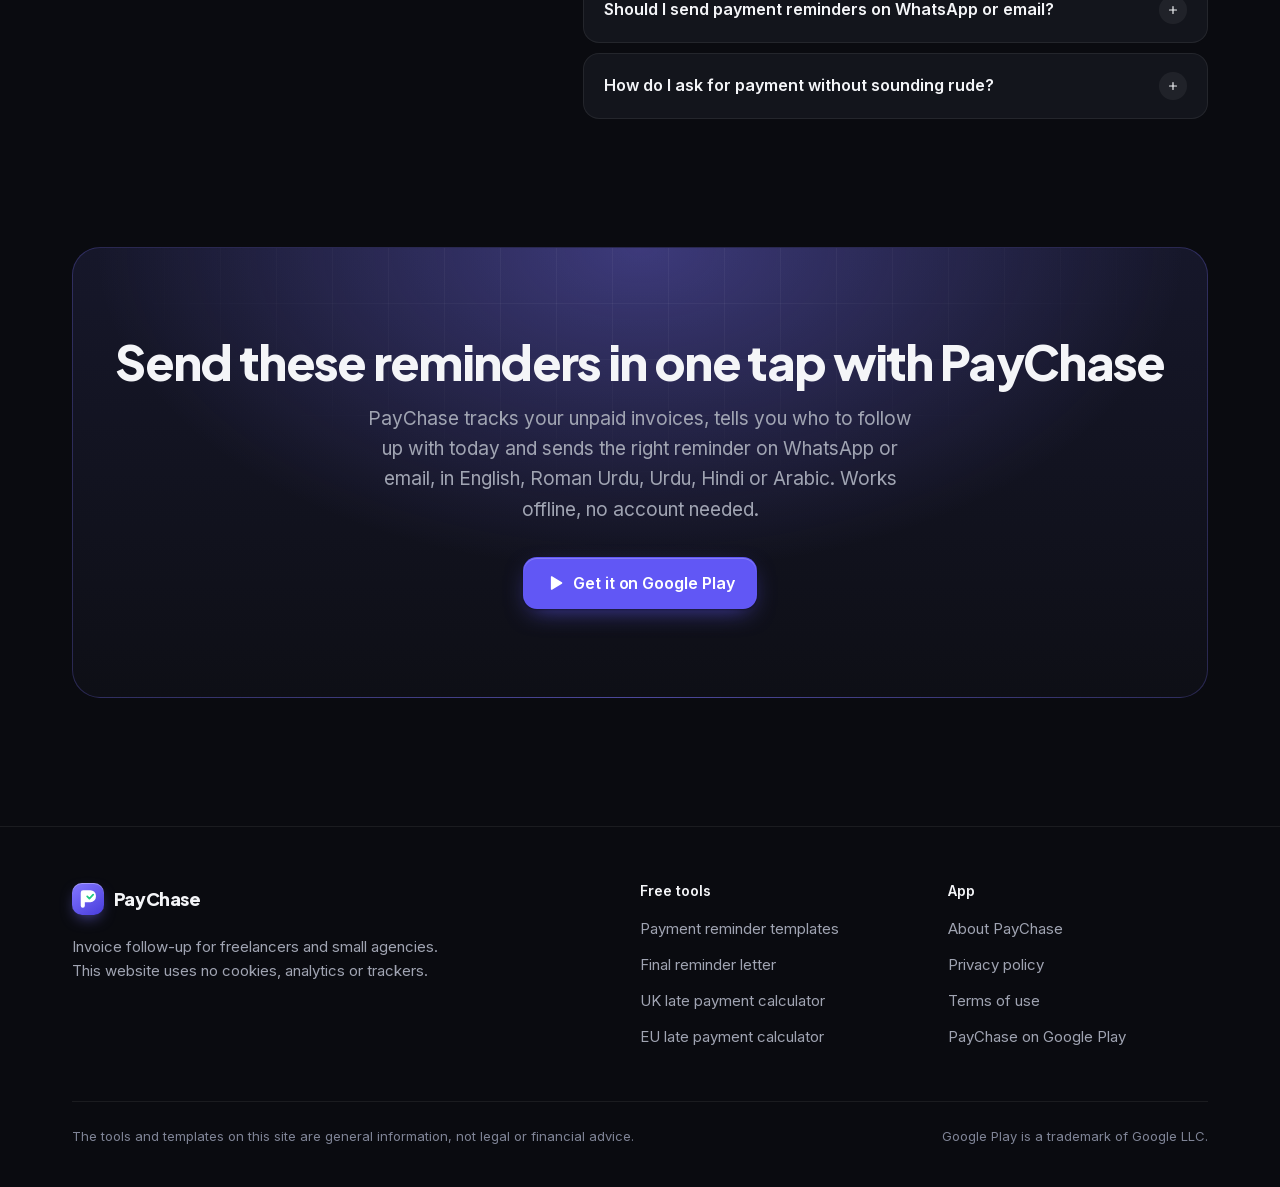
<file: paychase/payment-reminder-templates.html>
<!DOCTYPE html>
<html lang="en">
<head>
<meta charset="utf-8">
<meta name="viewport" content="width=device-width, initial-scale=1, viewport-fit=cover">
<title>Free Payment Reminder Templates (WhatsApp &amp; Email) | PayChase</title>
<meta name="description" content="Copy-paste payment reminder messages for freelancers: 5 stages from before due to final reminder, in Friendly, Professional and Firm tones. English and Roman Urdu.">
<link rel="canonical" href="https://ammadkhan462.github.io/paychase/payment-reminder-templates.html">
<meta name="theme-color" content="#0A0B10">
<meta property="og:type" content="website">
<meta property="og:site_name" content="PayChase">
<meta property="og:title" content="Free Payment Reminder Templates (WhatsApp &amp; Email) | PayChase">
<meta property="og:description" content="Copy-paste payment reminder messages for freelancers: 5 stages from before due to final reminder, in Friendly, Professional and Firm tones. English and Roman Urdu.">
<meta property="og:url" content="https://ammadkhan462.github.io/paychase/payment-reminder-templates.html">
<meta name="twitter:card" content="summary">
<meta name="color-scheme" content="dark">
<link rel="icon" href="favicon.svg" type="image/svg+xml">
<link rel="preload" href="fonts/PlusJakartaSans-800.woff2" as="font" type="font/woff2" crossorigin>
<link rel="preload" href="fonts/Inter-400.woff2" as="font" type="font/woff2" crossorigin>
<link rel="stylesheet" href="styles.css">
<script>document.documentElement.classList.add('js')</script>
<script type="application/ld+json">
{
  "@context": "https://schema.org",
  "@type": "WebPage",
  "name": "Payment reminder templates for freelancers",
  "url": "https://ammadkhan462.github.io/paychase/payment-reminder-templates.html",
  "inLanguage": [
    "en",
    "ur-Latn"
  ],
  "description": "Free copy-paste payment reminder templates for 5 stages in Friendly, Professional and Firm tones, in English and Roman Urdu."
}
</script>
<script type="application/ld+json">
{
  "@context": "https://schema.org",
  "@type": "FAQPage",
  "mainEntity": [
    {
      "@type": "Question",
      "name": "How many payment reminders should I send?",
      "acceptedAnswer": {
        "@type": "Answer",
        "text": "A simple sequence of five works well: a heads-up before the due date, a note on the due date, a nudge a few days late, a firmer message around two weeks late, and a final reminder around 30 days late."
      }
    },
    {
      "@type": "Question",
      "name": "Should I send payment reminders on WhatsApp or email?",
      "acceptedAnswer": {
        "@type": "Answer",
        "text": "Use whichever channel your client actually replies on. WhatsApp often gets faster replies; email gives you a cleaner written record. Many freelancers send on WhatsApp and keep a copy by email."
      }
    },
    {
      "@type": "Question",
      "name": "How do I ask for payment without sounding rude?",
      "acceptedAnswer": {
        "@type": "Answer",
        "text": "Start friendly, assume a mistake rather than bad intent, include the invoice number, amount and payment details, and ask a clear question such as when payment will be made. Get firmer only when earlier reminders are ignored."
      }
    }
  ]
}
</script>
</head>
<body>
<a class="skip-link" href="#main">Skip to content</a>
<header class="site-header">
  <div class="container header-inner">
    <a class="brand" href="./" aria-label="PayChase home"><span class="brand-mark" aria-hidden="true"><svg viewBox="0 0 24 24" aria-hidden="true"><g transform="translate(6.2 5) scale(0.02333)"><path d="M84 0H330A190 190 0 0 1 520 190V220A190 190 0 0 1 330 410H140V530A70 70 0 0 1 0 530V84A84 84 0 0 1 84 0Z" fill="#fff"/><path d="M222 212L296 284L426 150" fill="none" stroke="#22C987" stroke-width="62" stroke-linecap="round" stroke-linejoin="round"/></g></svg></span>PayChase</a>
    <button class="nav-toggle" type="button" aria-expanded="false" aria-controls="site-nav"><span class="sr-only">Menu</span><span class="bars" aria-hidden="true"><i></i><i></i></span></button>
    <nav id="site-nav" class="site-nav" aria-label="Main">
      <ul>
        <li><a href="payment-reminder-templates.html" aria-current="page">Reminder templates</a></li>
        <li><a href="final-payment-reminder-letter.html">Final letter</a></li>
        <li><a href="uk-late-payment-interest-calculator.html">UK calculator</a></li>
        <li><a href="eu-late-payment-interest-calculator.html">EU calculator</a></li>
      </ul>
      <a class="btn btn-primary btn-sm nav-cta" href="https://play.google.com/store/apps/details?id=com.paychase.invoice.followup.payment.reminder" rel="noopener">Get the app</a>
    </nav>
  </div>
</header>

<main id="main">
  <section class="page-hero">
    <div class="bg-fx" aria-hidden="true"><div class="bg-grid"></div><div class="glow glow-a"></div><div class="glow glow-b"></div></div>
    <div class="container">
      <ol class="crumbs"><li><a href="./">Home</a></li><li>Free tools</li></ol>
      <span class="eyebrow">Free templates &middot; copy and paste</span>
      <h1>Payment reminder templates for freelancers</h1>
      <p class="lead">Polite-to-firm payment reminder messages for every stage of a late invoice, in Friendly, Professional and Firm tones. Works on WhatsApp, email or any chat app. Available in English and Roman Urdu.</p>
      <div class="btn-row">
        <a class="btn btn-ghost" href="#english">English templates</a>
        <a class="btn btn-ghost" href="#roman-urdu">Roman Urdu templates</a>
      </div>
      <p class="small muted">Replace the text in [square brackets] before sending. Firm does not mean rude: every template stays respectful and avoids threats.</p>
    </div>
  </section>

  <div class="tpl-area">
  <div class="tpl-toolbar" hidden>
    <div class="container"><div class="tb-inner">
      <div class="tb-row">
        <span class="tb-label" id="tb-lang">Language</span>
        <div class="tabs" role="tablist" aria-labelledby="tb-lang">
          <button type="button" role="tab" id="tab-en" aria-controls="english" aria-selected="true">English</button>
          <button type="button" role="tab" id="tab-ru" aria-controls="roman-urdu" aria-selected="false" tabindex="-1">Roman Urdu</button>
        </div>
      </div>
      <div class="tb-row">
        <span class="tb-label" id="tb-stage">Stage</span>
        <div class="chips" data-filter="stage" role="group" aria-labelledby="tb-stage">
          <button type="button" data-v="all" aria-pressed="true">All stages</button>
          <button type="button" data-v="1" aria-pressed="false">1 &middot; Before due</button>
          <button type="button" data-v="2" aria-pressed="false">2 &middot; Due today</button>
          <button type="button" data-v="3" aria-pressed="false">3 &middot; Few days late</button>
          <button type="button" data-v="4" aria-pressed="false">4 &middot; Two weeks late</button>
          <button type="button" data-v="5" aria-pressed="false">5 &middot; Final</button>
        </div>
      </div>
      <div class="tb-row">
        <span class="tb-label" id="tb-tone">Tone</span>
        <div class="chips" data-filter="tone" role="group" aria-labelledby="tb-tone">
          <button type="button" data-v="all" aria-pressed="true">All tones</button>
          <button type="button" data-v="friendly" aria-pressed="false">Friendly</button>
          <button type="button" data-v="professional" aria-pressed="false">Professional</button>
          <button type="button" data-v="firm" aria-pressed="false">Firm</button>
        </div>
        <span class="tpl-count" id="tpl-count" aria-live="polite"></span>
      </div>
    </div></div>
  </div>
  <section id="english" class="tpl-panel" aria-labelledby="en-h">
    <div class="container">
      <h2 id="en-h">English payment reminder templates</h2>
      <div class="stage" id="en-before-due">
        <div class="stage-head"><span class="stage-badge" style="--c:var(--brand-soft)">Stage 1</span><h3>Before the due date</h3></div>
        <p class="muted small">Send about 3 days before the invoice is due.</p>
        <div class="grid grid-3">
          <article class="card tpl lift">
            <span class="tpl-tone">Friendly</span>
            <p class="tpl-text">Hi [Client name], hope you're well!

Just a quick heads-up that invoice [Invoice #] for [Amount] is due on [Due date]. Here are the payment details to make it easy:
[Payment details]

Thanks so much!
[Your name]</p>
            <button class="copy-btn" type="button" aria-label="Copy stage 1 friendly template">Copy</button>
          </article>
          <article class="card tpl lift">
            <span class="tpl-tone">Professional</span>
            <p class="tpl-text">Hello [Client name],

This is a courtesy reminder that invoice [Invoice #] for [Amount] is due on [Due date].

Payment details: [Payment details]

Please let me know if you need anything from me to process it.

Kind regards,
[Your name]</p>
            <button class="copy-btn" type="button" aria-label="Copy stage 1 professional template">Copy</button>
          </article>
          <article class="card tpl lift">
            <span class="tpl-tone">Firm</span>
            <p class="tpl-text">Hello [Client name],

Invoice [Invoice #] for [Amount] is due on [Due date]. Please arrange payment by that date using:
[Payment details]

Please confirm once it has been scheduled.

Regards,
[Your name]</p>
            <button class="copy-btn" type="button" aria-label="Copy stage 1 firm template">Copy</button>
          </article>
        </div>
      </div>
      <div class="stage" id="en-due-today">
        <div class="stage-head"><span class="stage-badge" style="--c:var(--amber)">Stage 2</span><h3>Due today</h3></div>
        <p class="muted small">Send on the morning of the due date.</p>
        <div class="grid grid-3">
          <article class="card tpl lift">
            <span class="tpl-tone">Friendly</span>
            <p class="tpl-text">Hi [Client name], just a friendly reminder that invoice [Invoice #] for [Amount] is due today. If it's already on its way, thank you!

Payment details: [Payment details]

[Your name]</p>
            <button class="copy-btn" type="button" aria-label="Copy stage 2 friendly template">Copy</button>
          </article>
          <article class="card tpl lift">
            <span class="tpl-tone">Professional</span>
            <p class="tpl-text">Hello [Client name],

Invoice [Invoice #] for [Amount] is due today, [Due date]. Could you confirm that payment has been scheduled?

Payment details: [Payment details]

Thank you,
[Your name]</p>
            <button class="copy-btn" type="button" aria-label="Copy stage 2 professional template">Copy</button>
          </article>
          <article class="card tpl lift">
            <span class="tpl-tone">Firm</span>
            <p class="tpl-text">Hello [Client name],

Invoice [Invoice #] for [Amount] is due for payment today. Please make the payment today using [Payment details] and send me the confirmation.

Regards,
[Your name]</p>
            <button class="copy-btn" type="button" aria-label="Copy stage 2 firm template">Copy</button>
          </article>
        </div>
      </div>
      <div class="stage" id="en-few-days-late">
        <div class="stage-head"><span class="stage-badge" style="--c:var(--coral)">Stage 3</span><h3>A few days late</h3></div>
        <p class="muted small">Send 3 to 7 days after the due date.</p>
        <div class="grid grid-3">
          <article class="card tpl lift">
            <span class="tpl-tone">Friendly</span>
            <p class="tpl-text">Hi [Client name], I hope all is well. I noticed invoice [Invoice #] for [Amount] (due [Due date]) hasn't come through yet. It may have slipped through the cracks, so could you take a look when you get a chance?

Thanks!
[Your name]</p>
            <button class="copy-btn" type="button" aria-label="Copy stage 3 friendly template">Copy</button>
          </article>
          <article class="card tpl lift">
            <span class="tpl-tone">Professional</span>
            <p class="tpl-text">Hello [Client name],

My records show that invoice [Invoice #] for [Amount], due on [Due date], is now [X] days overdue. Could you let me know when I can expect payment?

If there is any issue with the invoice, I'm happy to help sort it out.

Kind regards,
[Your name]</p>
            <button class="copy-btn" type="button" aria-label="Copy stage 3 professional template">Copy</button>
          </article>
          <article class="card tpl lift">
            <span class="tpl-tone">Firm</span>
            <p class="tpl-text">Hello [Client name],

Invoice [Invoice #] for [Amount] was due on [Due date] and is now overdue. Please arrange payment within the next 3 working days, or reply with a confirmed payment date.

Payment details: [Payment details]

Regards,
[Your name]</p>
            <button class="copy-btn" type="button" aria-label="Copy stage 3 firm template">Copy</button>
          </article>
        </div>
      </div>
      <div class="stage" id="en-two-weeks-late">
        <div class="stage-head"><span class="stage-badge" style="--c:var(--coral)">Stage 4</span><h3>Two weeks late, work paused</h3></div>
        <p class="muted small">Send around 14 days late, if you are pausing further work.</p>
        <div class="grid grid-3">
          <article class="card tpl lift">
            <span class="tpl-tone">Friendly</span>
            <p class="tpl-text">Hi [Client name], I'm following up on invoice [Invoice #] for [Amount], which is now two weeks overdue.

I'd love to keep the project moving, but I'll need to pause new work until this invoice is settled. As soon as it's paid, I'll pick things straight back up. Is anything holding it up that I can help with?

[Your name]</p>
            <button class="copy-btn" type="button" aria-label="Copy stage 4 friendly template">Copy</button>
          </article>
          <article class="card tpl lift">
            <span class="tpl-tone">Professional</span>
            <p class="tpl-text">Hello [Client name],

Invoice [Invoice #] for [Amount] (due [Due date]) is now 14 days overdue and I haven't received an update. I am pausing further work on [Project] until the outstanding balance is cleared, and will resume as soon as payment arrives.

If paying in instalments would help, please reply and we can agree a plan.

Kind regards,
[Your name]</p>
            <button class="copy-btn" type="button" aria-label="Copy stage 4 professional template">Copy</button>
          </article>
          <article class="card tpl lift">
            <span class="tpl-tone">Firm</span>
            <p class="tpl-text">Hello [Client name],

Invoice [Invoice #] for [Amount] is now more than two weeks overdue. Work on [Project] is paused from today and will restart once the full balance is received.

Please send payment to [Payment details], or reply today with a confirmed payment date.

Regards,
[Your name]</p>
            <button class="copy-btn" type="button" aria-label="Copy stage 4 firm template">Copy</button>
          </article>
        </div>
      </div>
      <div class="stage" id="en-final-reminder">
        <div class="stage-head"><span class="stage-badge" style="--c:var(--coral)">Stage 5</span><h3>Final reminder</h3></div>
        <p class="muted small">Send around 30 days late, after earlier reminders have gone unanswered.</p>
        <div class="grid grid-3">
          <article class="card tpl lift">
            <span class="tpl-tone">Friendly</span>
            <p class="tpl-text">Hi [Client name], I've reached out a few times about invoice [Invoice #] for [Amount], which is now [X] days overdue. I value working with you and would like to sort this out together.

Could you pay by [Date], or let me know what's possible? A partial payment or a payment plan is fine.

Thank you,
[Your name]</p>
            <button class="copy-btn" type="button" aria-label="Copy stage 5 friendly template">Copy</button>
          </article>
          <article class="card tpl lift">
            <span class="tpl-tone">Professional</span>
            <p class="tpl-text">Hello [Client name],

This is my final reminder about invoice [Invoice #] for [Amount], which was due on [Due date] and is now [X] days overdue. I sent earlier reminders on [Dates].

Please arrange payment by [Date], or contact me to agree a payment plan. If I don't hear back, I will need to review my options for recovering the amount, which I would much prefer to avoid.

Kind regards,
[Your name]</p>
            <button class="copy-btn" type="button" aria-label="Copy stage 5 professional template">Copy</button>
          </article>
          <article class="card tpl lift">
            <span class="tpl-tone">Firm</span>
            <p class="tpl-text">Hello [Client name],

Final reminder: invoice [Invoice #] for [Amount] is now [X] days overdue, despite reminders sent on [Dates].

Please pay the full balance to [Payment details] by [Date], or reply with a written payment plan. After this I will look at other ways to recover the amount, though I would much rather we settle it directly.

Regards,
[Your name]</p>
            <button class="copy-btn" type="button" aria-label="Copy stage 5 firm template">Copy</button>
          </article>
        </div>
      </div>
    </div>
  </section>

  <section id="roman-urdu" class="tpl-panel" aria-labelledby="ru-h">
    <div class="container">
      <h2 id="ru-h">Roman Urdu payment reminder templates</h2>
      <p class="muted">Pakistani aur Indian clients ke liye WhatsApp-friendly messages. Same 5 stages, same 3 tones.</p>
      <div class="stage" id="ru-before-due">
        <div class="stage-head"><span class="stage-badge" style="--c:var(--brand-soft)">Stage 1</span><h3>Before the due date</h3></div>
        <p class="muted small">Send about 3 days before the invoice is due.</p>
        <div class="grid grid-3">
          <article class="card tpl lift">
            <span class="tpl-tone">Friendly</span>
            <p class="tpl-text" lang="ur-Latn">Assalam o Alaikum [Client name], umeed hai aap khairiyat se hon!

Bas yaad dehani ke liye: invoice [Invoice #] ([Amount]) ki due date [Due date] hai. Payment details ye hain:
[Payment details]

Bohat shukriya!
[Your name]</p>
            <button class="copy-btn" type="button" aria-label="Copy stage 1 friendly Roman Urdu template">Copy</button>
          </article>
          <article class="card tpl lift">
            <span class="tpl-tone">Professional</span>
            <p class="tpl-text" lang="ur-Latn">Assalam o Alaikum [Client name],

Ye courtesy reminder hai ke invoice [Invoice #] ([Amount]) [Due date] ko due hai.

Payment details: [Payment details]

Agar meri taraf se kisi cheez ki zaroorat ho to bata dijiye.

Shukriya,
[Your name]</p>
            <button class="copy-btn" type="button" aria-label="Copy stage 1 professional Roman Urdu template">Copy</button>
          </article>
          <article class="card tpl lift">
            <span class="tpl-tone">Firm</span>
            <p class="tpl-text" lang="ur-Latn">Assalam o Alaikum [Client name],

Invoice [Invoice #] ([Amount]) [Due date] ko due hai. Barah-e-karam is tareekh tak payment kar dijiye:
[Payment details]

Payment schedule ho jaye to confirm kar dijiye ga.

[Your name]</p>
            <button class="copy-btn" type="button" aria-label="Copy stage 1 firm Roman Urdu template">Copy</button>
          </article>
        </div>
      </div>
      <div class="stage" id="ru-due-today">
        <div class="stage-head"><span class="stage-badge" style="--c:var(--amber)">Stage 2</span><h3>Due today</h3></div>
        <p class="muted small">Send on the morning of the due date.</p>
        <div class="grid grid-3">
          <article class="card tpl lift">
            <span class="tpl-tone">Friendly</span>
            <p class="tpl-text" lang="ur-Latn">Assalam o Alaikum [Client name], aaj invoice [Invoice #] ([Amount]) ki due date hai. Agar payment bhej di hai to bohat shukriya!

Payment details: [Payment details]

[Your name]</p>
            <button class="copy-btn" type="button" aria-label="Copy stage 2 friendly Roman Urdu template">Copy</button>
          </article>
          <article class="card tpl lift">
            <span class="tpl-tone">Professional</span>
            <p class="tpl-text" lang="ur-Latn">Assalam o Alaikum [Client name],

Invoice [Invoice #] ([Amount]) aaj due hai. Kya aap confirm kar sakte hain ke payment schedule ho gayi hai?

Payment details: [Payment details]

Shukriya,
[Your name]</p>
            <button class="copy-btn" type="button" aria-label="Copy stage 2 professional Roman Urdu template">Copy</button>
          </article>
          <article class="card tpl lift">
            <span class="tpl-tone">Firm</span>
            <p class="tpl-text" lang="ur-Latn">Assalam o Alaikum [Client name],

Invoice [Invoice #] ([Amount]) ki payment aaj due hai. Barah-e-karam aaj hi [Payment details] par payment kar ke confirmation bhej dijiye.

[Your name]</p>
            <button class="copy-btn" type="button" aria-label="Copy stage 2 firm Roman Urdu template">Copy</button>
          </article>
        </div>
      </div>
      <div class="stage" id="ru-few-days-late">
        <div class="stage-head"><span class="stage-badge" style="--c:var(--coral)">Stage 3</span><h3>A few days late</h3></div>
        <p class="muted small">Send 3 to 7 days after the due date.</p>
        <div class="grid grid-3">
          <article class="card tpl lift">
            <span class="tpl-tone">Friendly</span>
            <p class="tpl-text" lang="ur-Latn">Assalam o Alaikum [Client name], umeed hai sab theek hai. Invoice [Invoice #] ([Amount]) jo [Due date] ko due thi, abhi tak receive nahi hui. Shayad nazar se reh gayi ho. Jab waqt mile, ek nazar dekh lijiye.

Shukriya!
[Your name]</p>
            <button class="copy-btn" type="button" aria-label="Copy stage 3 friendly Roman Urdu template">Copy</button>
          </article>
          <article class="card tpl lift">
            <span class="tpl-tone">Professional</span>
            <p class="tpl-text" lang="ur-Latn">Assalam o Alaikum [Client name],

Invoice [Invoice #] ([Amount]) [Due date] ko due thi aur ab [X] din overdue hai. Kya aap bata sakte hain ke payment kab tak ho jayegi?

Agar invoice mein koi masla hai to main madad ke liye hazir hoon.

Shukriya,
[Your name]</p>
            <button class="copy-btn" type="button" aria-label="Copy stage 3 professional Roman Urdu template">Copy</button>
          </article>
          <article class="card tpl lift">
            <span class="tpl-tone">Firm</span>
            <p class="tpl-text" lang="ur-Latn">Assalam o Alaikum [Client name],

Invoice [Invoice #] ([Amount]) ki payment [Due date] ko due thi aur ab overdue hai. Barah-e-karam agle 3 working days mein payment kar dijiye, ya payment ki pakki tareekh bata dijiye.

Payment details: [Payment details]

[Your name]</p>
            <button class="copy-btn" type="button" aria-label="Copy stage 3 firm Roman Urdu template">Copy</button>
          </article>
        </div>
      </div>
      <div class="stage" id="ru-two-weeks-late">
        <div class="stage-head"><span class="stage-badge" style="--c:var(--coral)">Stage 4</span><h3>Two weeks late, work paused</h3></div>
        <p class="muted small">Send around 14 days late, if you are pausing further work.</p>
        <div class="grid grid-3">
          <article class="card tpl lift">
            <span class="tpl-tone">Friendly</span>
            <p class="tpl-text" lang="ur-Latn">Assalam o Alaikum [Client name], invoice [Invoice #] ([Amount]) ko ab do hafte ho gaye hain.

Mera irada project jaari rakhne ka hai, lekin jab tak ye invoice clear nahi hoti, naya kaam rokna parega. Payment aate hi kaam foran dobara shuru ho jayega. Koi masla ho to bataiye, mil kar hal nikal lete hain.

[Your name]</p>
            <button class="copy-btn" type="button" aria-label="Copy stage 4 friendly Roman Urdu template">Copy</button>
          </article>
          <article class="card tpl lift">
            <span class="tpl-tone">Professional</span>
            <p class="tpl-text" lang="ur-Latn">Assalam o Alaikum [Client name],

Invoice [Invoice #] ([Amount]) jo [Due date] ko due thi, ab 14 din overdue hai aur koi update nahi mili. Is liye [Project] par mazeed kaam payment clear hone tak roka ja raha hai. Payment milte hi kaam dobara shuru ho jayega.

Agar qiston (instalments) mein payment karni ho to bata dijiye, plan tay kar lete hain.

Shukriya,
[Your name]</p>
            <button class="copy-btn" type="button" aria-label="Copy stage 4 professional Roman Urdu template">Copy</button>
          </article>
          <article class="card tpl lift">
            <span class="tpl-tone">Firm</span>
            <p class="tpl-text" lang="ur-Latn">Assalam o Alaikum [Client name],

Invoice [Invoice #] ([Amount]) do hafte se zyada overdue hai. Aaj se [Project] par kaam ruka hua hai aur poori payment milne par hi dobara shuru hoga.

Barah-e-karam [Payment details] par payment kar dijiye, ya aaj hi payment ki confirm tareekh bata dijiye.

[Your name]</p>
            <button class="copy-btn" type="button" aria-label="Copy stage 4 firm Roman Urdu template">Copy</button>
          </article>
        </div>
      </div>
      <div class="stage" id="ru-final-reminder">
        <div class="stage-head"><span class="stage-badge" style="--c:var(--coral)">Stage 5</span><h3>Final reminder</h3></div>
        <p class="muted small">Send around 30 days late, after earlier reminders have gone unanswered.</p>
        <div class="grid grid-3">
          <article class="card tpl lift">
            <span class="tpl-tone">Friendly</span>
            <p class="tpl-text" lang="ur-Latn">Assalam o Alaikum [Client name], invoice [Invoice #] ([Amount]) ke baare mein pehle bhi kai reminders bheje ja chuke hain, aur ab ye [X] din overdue hai. Aap ke saath kaam karna mere liye ahem hai, aur umeed hai hum mil kar ise hal kar lenge.

Barah-e-karam [Date] tak payment kar dijiye, ya bata dijiye ke kya mumkin hai. Partial payment ya qiston ka plan bhi theek hai.

Shukriya,
[Your name]</p>
            <button class="copy-btn" type="button" aria-label="Copy stage 5 friendly Roman Urdu template">Copy</button>
          </article>
          <article class="card tpl lift">
            <span class="tpl-tone">Professional</span>
            <p class="tpl-text" lang="ur-Latn">Assalam o Alaikum [Client name],

Ye invoice [Invoice #] ([Amount]) ke baare mein aakhri reminder hai. Ye [Due date] ko due thi aur ab [X] din overdue hai. Pichle reminders [Dates] ko bheje gaye the.

Barah-e-karam [Date] tak payment kar dijiye, ya payment plan tay karne ke liye raabta kijiye. Jawab na milne ki soorat mein mujhe raqam wapas lene ke doosre tareeqon par ghaur karna hoga, halanke behtar yehi hai ke hum ise aapas mein hal kar lein.

Shukriya,
[Your name]</p>
            <button class="copy-btn" type="button" aria-label="Copy stage 5 professional Roman Urdu template">Copy</button>
          </article>
          <article class="card tpl lift">
            <span class="tpl-tone">Firm</span>
            <p class="tpl-text" lang="ur-Latn">Assalam o Alaikum [Client name],

Aakhri reminder: invoice [Invoice #] ([Amount]) [X] din se overdue hai, halanke [Dates] ko reminders bheje ja chuke hain.

Barah-e-karam [Date] tak poori raqam [Payment details] par bhej dijiye, ya likh kar payment plan bhej dijiye. Is ke baad mujhe raqam wapas lene ke doosre tareeqe dekhne honge. Behtar yehi hai ke hum ise seedha hal kar lein.

[Your name]</p>
            <button class="copy-btn" type="button" aria-label="Copy stage 5 firm Roman Urdu template">Copy</button>
          </article>
        </div>
      </div>
    </div>
  </section>
</div>

  <section class="section section-tight" aria-labelledby="tips-h">
    <div class="container prose reveal">
      <h2 id="tips-h">Tips that get invoices paid faster</h2>
      <ul>
        <li><strong>Always include the basics:</strong> invoice number, amount, due date and how to pay. Make paying the easiest thing to do.</li>
        <li><strong>Ask a question.</strong> "Could you confirm the payment date?" gets more replies than "Please pay."</li>
        <li><strong>Escalate slowly.</strong> Most late payments are forgotten, not refused. Save the firm tone for when friendly messages are ignored.</li>
        <li><strong>Only pause work if you mean it</strong>, and check your contract allows it.</li>
        <li><strong>Keep a record</strong> of every reminder you send. It helps if you ever need to take things further.</li>
        <li><strong>Never threaten or harass.</strong> Don't contact a client's family or employer, post about them publicly, or make threats you can't or won't follow through on.</li>
      </ul>
      <p>Still not paid after the final reminder? Use the <a href="final-payment-reminder-letter.html">final payment reminder letter</a>. Invoicing a UK or EU business? You may be able to add interest: try the <a href="uk-late-payment-interest-calculator.html">UK</a> or <a href="eu-late-payment-interest-calculator.html">EU</a> late payment calculator.</p>
    </div>
  </section>

  <section class="section section-tight" aria-labelledby="faq-h">
    <div class="container faq-wrap">
      <div class="section-head reveal">
        <p class="kicker">FAQ</p>
        <h2 id="faq-h">Questions</h2>
      </div>
      <div class="faq reveal" style="--i:1">
      <details>
        <summary>How many payment reminders should I send?</summary>
        <p>A simple sequence of five works well: a heads-up before the due date, a note on the due date, a nudge a few days late, a firmer message around two weeks late, and a final reminder around 30 days late.</p>
      </details>
      <details>
        <summary>Should I send payment reminders on WhatsApp or email?</summary>
        <p>Use whichever channel your client actually replies on. WhatsApp often gets faster replies; email gives you a cleaner written record. Many freelancers send on WhatsApp and keep a copy by email.</p>
      </details>
      <details>
        <summary>How do I ask for payment without sounding rude?</summary>
        <p>Start friendly, assume a mistake rather than bad intent, include the invoice number, amount and payment details, and ask a clear question such as when payment will be made. Get firmer only when earlier reminders are ignored.</p>
      </details>
          </div>
    </div>
  </section>

  <section class="section section-tight">
    <div class="container">
      <div class="cta-band reveal">
        <div class="bg-grid" aria-hidden="true"></div>
        <h2>Send these reminders in one tap with PayChase</h2>
        <p>PayChase tracks your unpaid invoices, tells you who to follow up with today and sends the right reminder on WhatsApp or email, in English, Roman Urdu, Urdu, Hindi or Arabic. Works offline, no account needed.</p>
        <div class="btn-row"><a class="btn btn-primary" href="https://play.google.com/store/apps/details?id=com.paychase.invoice.followup.payment.reminder" rel="noopener"><svg viewBox="0 0 24 24" fill="currentColor" aria-hidden="true"><path d="M6.5 3.9v16.2a1 1 0 0 0 1.52.85l13.2-8.1a1 1 0 0 0 0-1.7L8.02 3.05A1 1 0 0 0 6.5 3.9z"/></svg>Get it on Google Play</a></div>
      </div>
    </div>
  </section>
</main>

<footer class="site-footer">
  <div class="container">
    <div class="footer-grid">
      <div>
        <a class="brand" href="./"><span class="brand-mark" aria-hidden="true"><svg viewBox="0 0 24 24" aria-hidden="true"><g transform="translate(6.2 5) scale(0.02333)"><path d="M84 0H330A190 190 0 0 1 520 190V220A190 190 0 0 1 330 410H140V530A70 70 0 0 1 0 530V84A84 84 0 0 1 84 0Z" fill="#fff"/><path d="M222 212L296 284L426 150" fill="none" stroke="#22C987" stroke-width="62" stroke-linecap="round" stroke-linejoin="round"/></g></svg></span>PayChase</a>
        <p>Invoice follow-up for freelancers and small agencies. This website uses no cookies, analytics or trackers.</p>
      </div>
      <div>
        <h2>Free tools</h2>
        <ul>
          <li><a href="payment-reminder-templates.html">Payment reminder templates</a></li>
          <li><a href="final-payment-reminder-letter.html">Final reminder letter</a></li>
          <li><a href="uk-late-payment-interest-calculator.html">UK late payment calculator</a></li>
          <li><a href="eu-late-payment-interest-calculator.html">EU late payment calculator</a></li>
        </ul>
      </div>
      <div>
        <h2>App</h2>
        <ul>
          <li><a href="./">About PayChase</a></li>
          <li><a href="privacy.html">Privacy policy</a></li>
          <li><a href="terms.html">Terms of use</a></li>
          <li><a href="https://play.google.com/store/apps/details?id=com.paychase.invoice.followup.payment.reminder" rel="noopener">PayChase on Google Play</a></li>
        </ul>
      </div>
    </div>
    <p class="legal"><span>The tools and templates on this site are general information, not legal or financial advice.</span><span>Google Play is a trademark of Google LLC.</span></p>
  </div>
</footer>
<div id="live-region" class="sr-only" aria-live="polite" role="status"></div>
<script src="app.js" defer></script>
</body>
</html>
</file>
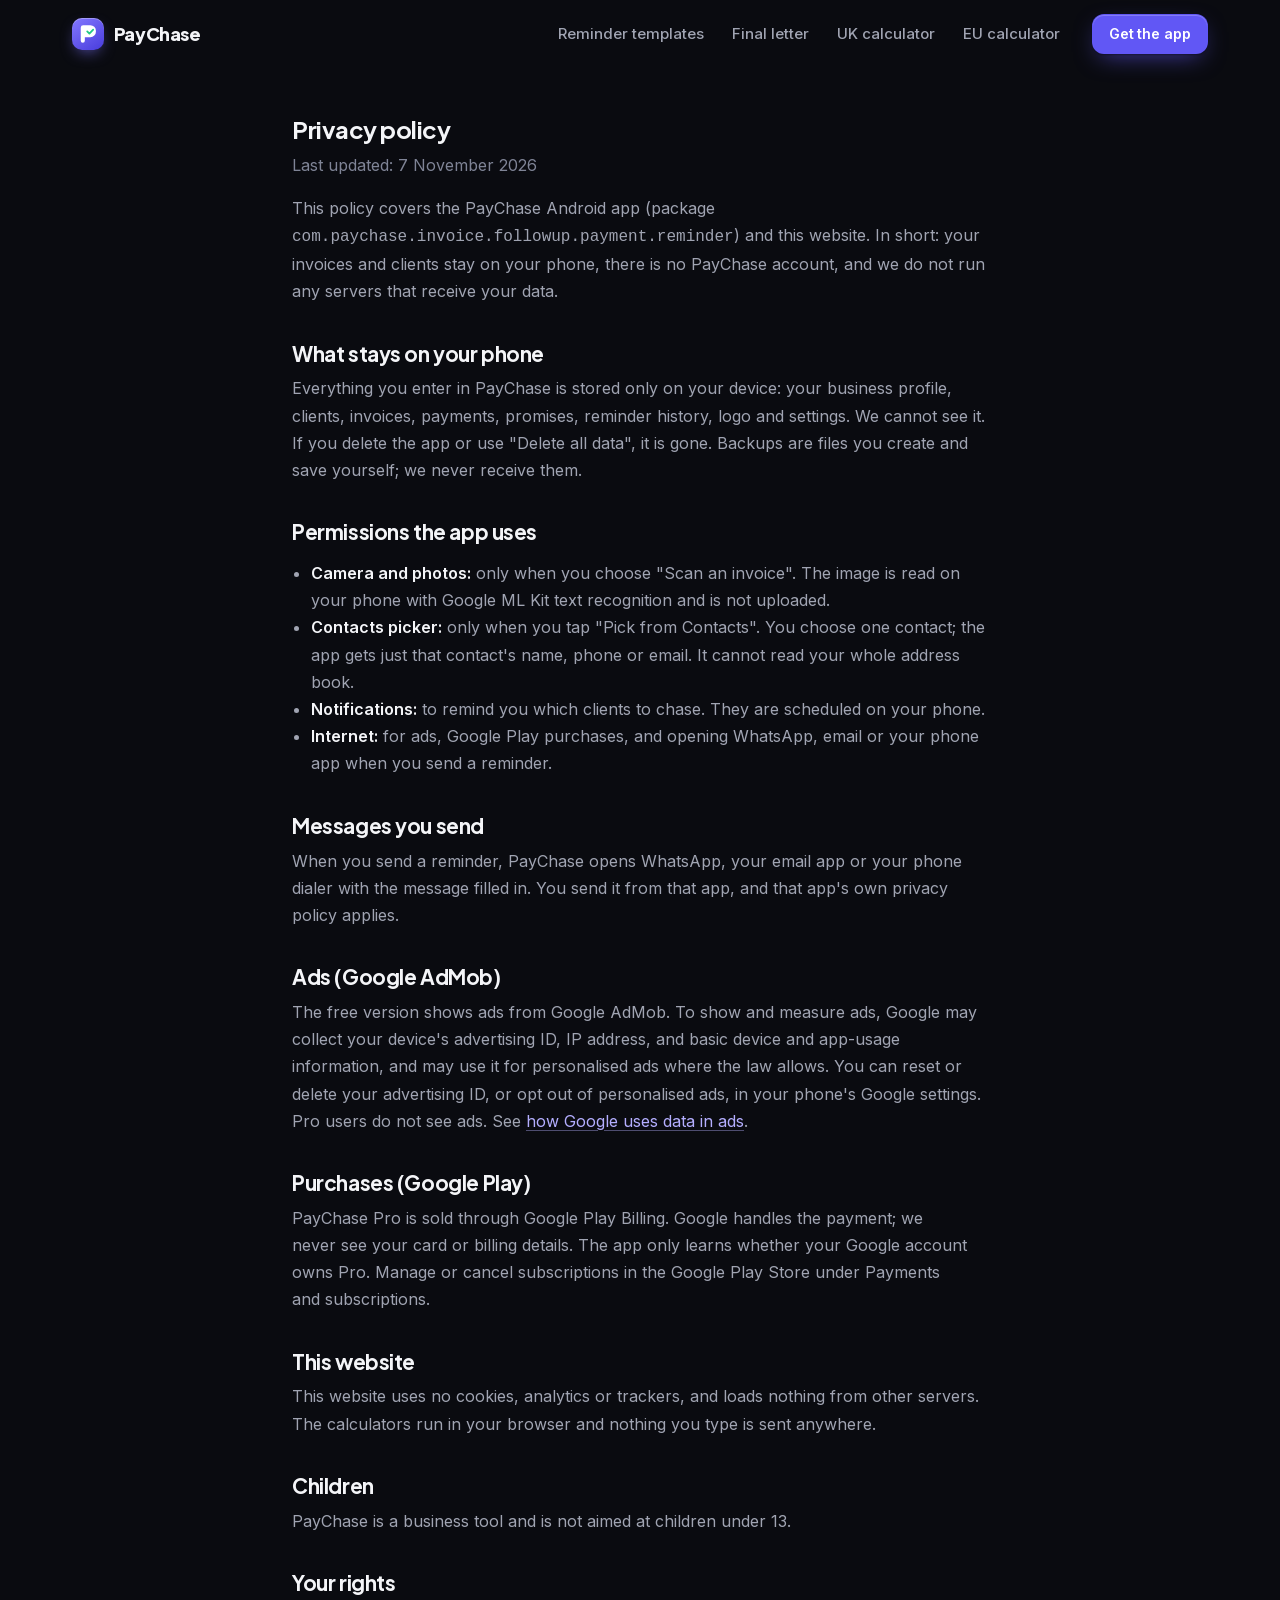
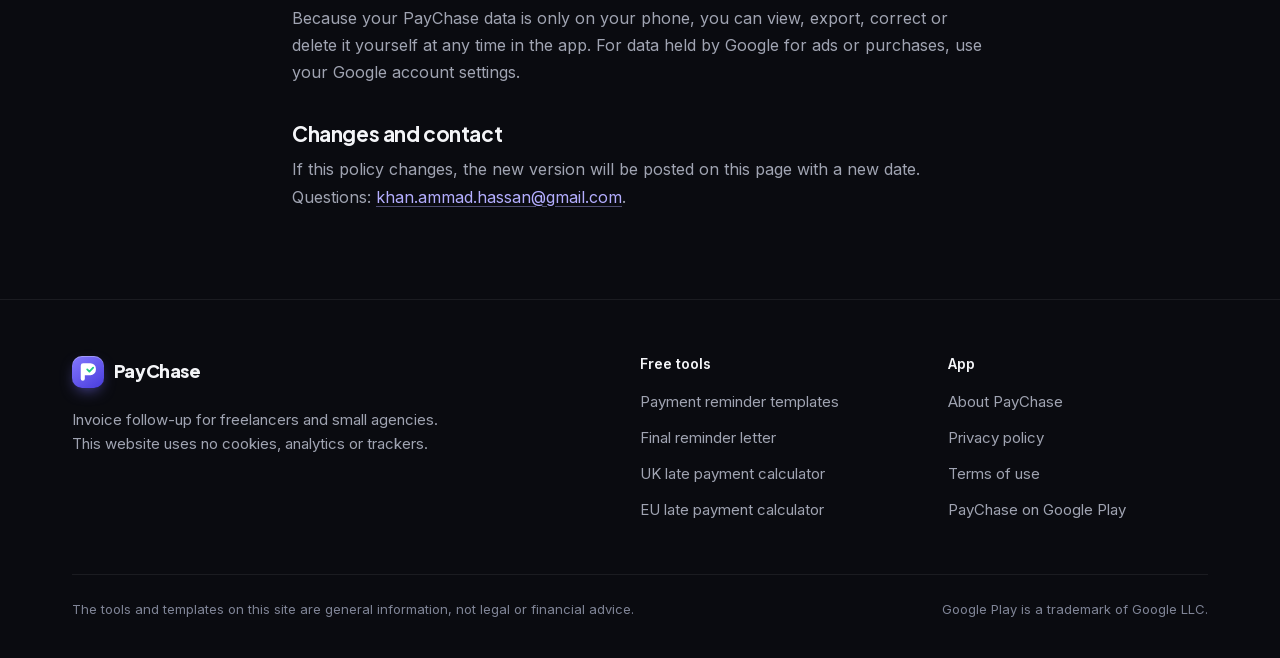
<file: paychase/privacy.html>
<!DOCTYPE html>
<html lang="en">
<head>
<meta charset="utf-8">
<meta name="viewport" content="width=device-width, initial-scale=1, viewport-fit=cover">
<title>Privacy Policy | PayChase</title>
<meta name="description" content="How the PayChase app and website handle your data: invoices stay on your phone, no account, and what Google AdMob and Google Play receive.">
<link rel="canonical" href="https://ammadkhan462.github.io/paychase/privacy.html">
<meta name="theme-color" content="#0A0B10">
<meta property="og:type" content="website">
<meta property="og:site_name" content="PayChase">
<meta property="og:title" content="Privacy Policy | PayChase">
<meta property="og:description" content="How the PayChase app and website handle your data: invoices stay on your phone, no account, and what Google AdMob and Google Play receive.">
<meta property="og:url" content="https://ammadkhan462.github.io/paychase/privacy.html">
<meta name="twitter:card" content="summary">
<meta name="color-scheme" content="dark">
<link rel="icon" href="favicon.svg" type="image/svg+xml">
<link rel="preload" href="fonts/Inter-400.woff2" as="font" type="font/woff2" crossorigin>
<link rel="stylesheet" href="styles.css">
<script>document.documentElement.classList.add('js')</script>
</head>
<body>
<a class="skip-link" href="#main">Skip to content</a>
<header class="site-header">
  <div class="container header-inner">
    <a class="brand" href="./" aria-label="PayChase home"><span class="brand-mark" aria-hidden="true"><svg viewBox="0 0 24 24" aria-hidden="true"><g transform="translate(6.2 5) scale(0.02333)"><path d="M84 0H330A190 190 0 0 1 520 190V220A190 190 0 0 1 330 410H140V530A70 70 0 0 1 0 530V84A84 84 0 0 1 84 0Z" fill="#fff"/><path d="M222 212L296 284L426 150" fill="none" stroke="#22C987" stroke-width="62" stroke-linecap="round" stroke-linejoin="round"/></g></svg></span>PayChase</a>
    <button class="nav-toggle" type="button" aria-expanded="false" aria-controls="site-nav"><span class="sr-only">Menu</span><span class="bars" aria-hidden="true"><i></i><i></i></span></button>
    <nav id="site-nav" class="site-nav" aria-label="Main">
      <ul>
        <li><a href="payment-reminder-templates.html">Reminder templates</a></li>
        <li><a href="final-payment-reminder-letter.html">Final letter</a></li>
        <li><a href="uk-late-payment-interest-calculator.html">UK calculator</a></li>
        <li><a href="eu-late-payment-interest-calculator.html">EU calculator</a></li>
      </ul>
      <a class="btn btn-primary btn-sm nav-cta" href="https://play.google.com/store/apps/details?id=com.paychase.invoice.followup.payment.reminder" rel="noopener">Get the app</a>
    </nav>
  </div>
</header>

<main id="main" class="container" style="max-width:760px;padding-top:48px;padding-bottom:72px">
<style>.policy h1{margin-bottom:8px}.policy h2{margin:36px 0 10px;font-size:1.3rem}.policy p,.policy li{line-height:1.7;color:var(--text-2,#B9BDCB)}.policy ul{padding-left:1.2em}.policy .updated{color:var(--muted,#7F8496)}</style>
<article class="policy">
<h1>Privacy policy</h1>
<p class="updated">Last updated: 7 November 2026</p>
<p>This policy covers the PayChase Android app (package <code>com.paychase.invoice.followup.payment.reminder</code>) and this website. In short: your invoices and clients stay on your phone, there is no PayChase account, and we do not run any servers that receive your data.</p>

<h2>What stays on your phone</h2>
<p>Everything you enter in PayChase is stored only on your device: your business profile, clients, invoices, payments, promises, reminder history, logo and settings. We cannot see it. If you delete the app or use "Delete all data", it is gone. Backups are files you create and save yourself; we never receive them.</p>

<h2>Permissions the app uses</h2>
<ul>
<li><strong>Camera and photos:</strong> only when you choose "Scan an invoice". The image is read on your phone with Google ML Kit text recognition and is not uploaded.</li>
<li><strong>Contacts picker:</strong> only when you tap "Pick from Contacts". You choose one contact; the app gets just that contact's name, phone or email. It cannot read your whole address book.</li>
<li><strong>Notifications:</strong> to remind you which clients to chase. They are scheduled on your phone.</li>
<li><strong>Internet:</strong> for ads, Google Play purchases, and opening WhatsApp, email or your phone app when you send a reminder.</li>
</ul>

<h2>Messages you send</h2>
<p>When you send a reminder, PayChase opens WhatsApp, your email app or your phone dialer with the message filled in. You send it from that app, and that app's own privacy policy applies.</p>

<h2>Ads (Google AdMob)</h2>
<p>The free version shows ads from Google AdMob. To show and measure ads, Google may collect your device's advertising ID, IP address, and basic device and app-usage information, and may use it for personalised ads where the law allows. You can reset or delete your advertising ID, or opt out of personalised ads, in your phone's Google settings. Pro users do not see ads. See <a href="https://policies.google.com/technologies/ads" rel="noopener">how Google uses data in ads</a>.</p>

<h2>Purchases (Google Play)</h2>
<p>PayChase Pro is sold through Google Play Billing. Google handles the payment; we never see your card or billing details. The app only learns whether your Google account owns Pro. Manage or cancel subscriptions in the Google Play Store under Payments and subscriptions.</p>

<h2>This website</h2>
<p>This website uses no cookies, analytics or trackers, and loads nothing from other servers. The calculators run in your browser and nothing you type is sent anywhere.</p>

<h2>Children</h2>
<p>PayChase is a business tool and is not aimed at children under 13.</p>

<h2>Your rights</h2>
<p>Because your PayChase data is only on your phone, you can view, export, correct or delete it yourself at any time in the app. For data held by Google for ads or purchases, use your Google account settings.</p>

<h2>Changes and contact</h2>
<p>If this policy changes, the new version will be posted on this page with a new date. Questions: <a href="mailto:khan.ammad.hassan@gmail.com">khan.ammad.hassan@gmail.com</a>.</p>
</article>
</main>

<footer class="site-footer">
  <div class="container">
    <div class="footer-grid">
      <div>
        <a class="brand" href="./"><span class="brand-mark" aria-hidden="true"><svg viewBox="0 0 24 24" aria-hidden="true"><g transform="translate(6.2 5) scale(0.02333)"><path d="M84 0H330A190 190 0 0 1 520 190V220A190 190 0 0 1 330 410H140V530A70 70 0 0 1 0 530V84A84 84 0 0 1 84 0Z" fill="#fff"/><path d="M222 212L296 284L426 150" fill="none" stroke="#22C987" stroke-width="62" stroke-linecap="round" stroke-linejoin="round"/></g></svg></span>PayChase</a>
        <p>Invoice follow-up for freelancers and small agencies. This website uses no cookies, analytics or trackers.</p>
      </div>
      <div>
        <h2>Free tools</h2>
        <ul>
          <li><a href="payment-reminder-templates.html">Payment reminder templates</a></li>
          <li><a href="final-payment-reminder-letter.html">Final reminder letter</a></li>
          <li><a href="uk-late-payment-interest-calculator.html">UK late payment calculator</a></li>
          <li><a href="eu-late-payment-interest-calculator.html">EU late payment calculator</a></li>
        </ul>
      </div>
      <div>
        <h2>App</h2>
        <ul>
          <li><a href="./">About PayChase</a></li>
          <li><a href="privacy.html">Privacy policy</a></li>
          <li><a href="terms.html">Terms of use</a></li>
          <li><a href="https://play.google.com/store/apps/details?id=com.paychase.invoice.followup.payment.reminder" rel="noopener">PayChase on Google Play</a></li>
        </ul>
      </div>
    </div>
    <p class="legal"><span>The tools and templates on this site are general information, not legal or financial advice.</span><span>Google Play is a trademark of Google LLC.</span></p>
  </div>
</footer>
<div id="live-region" class="sr-only" aria-live="polite" role="status"></div>
<script src="app.js" defer></script>
</body>
</html>
</file>
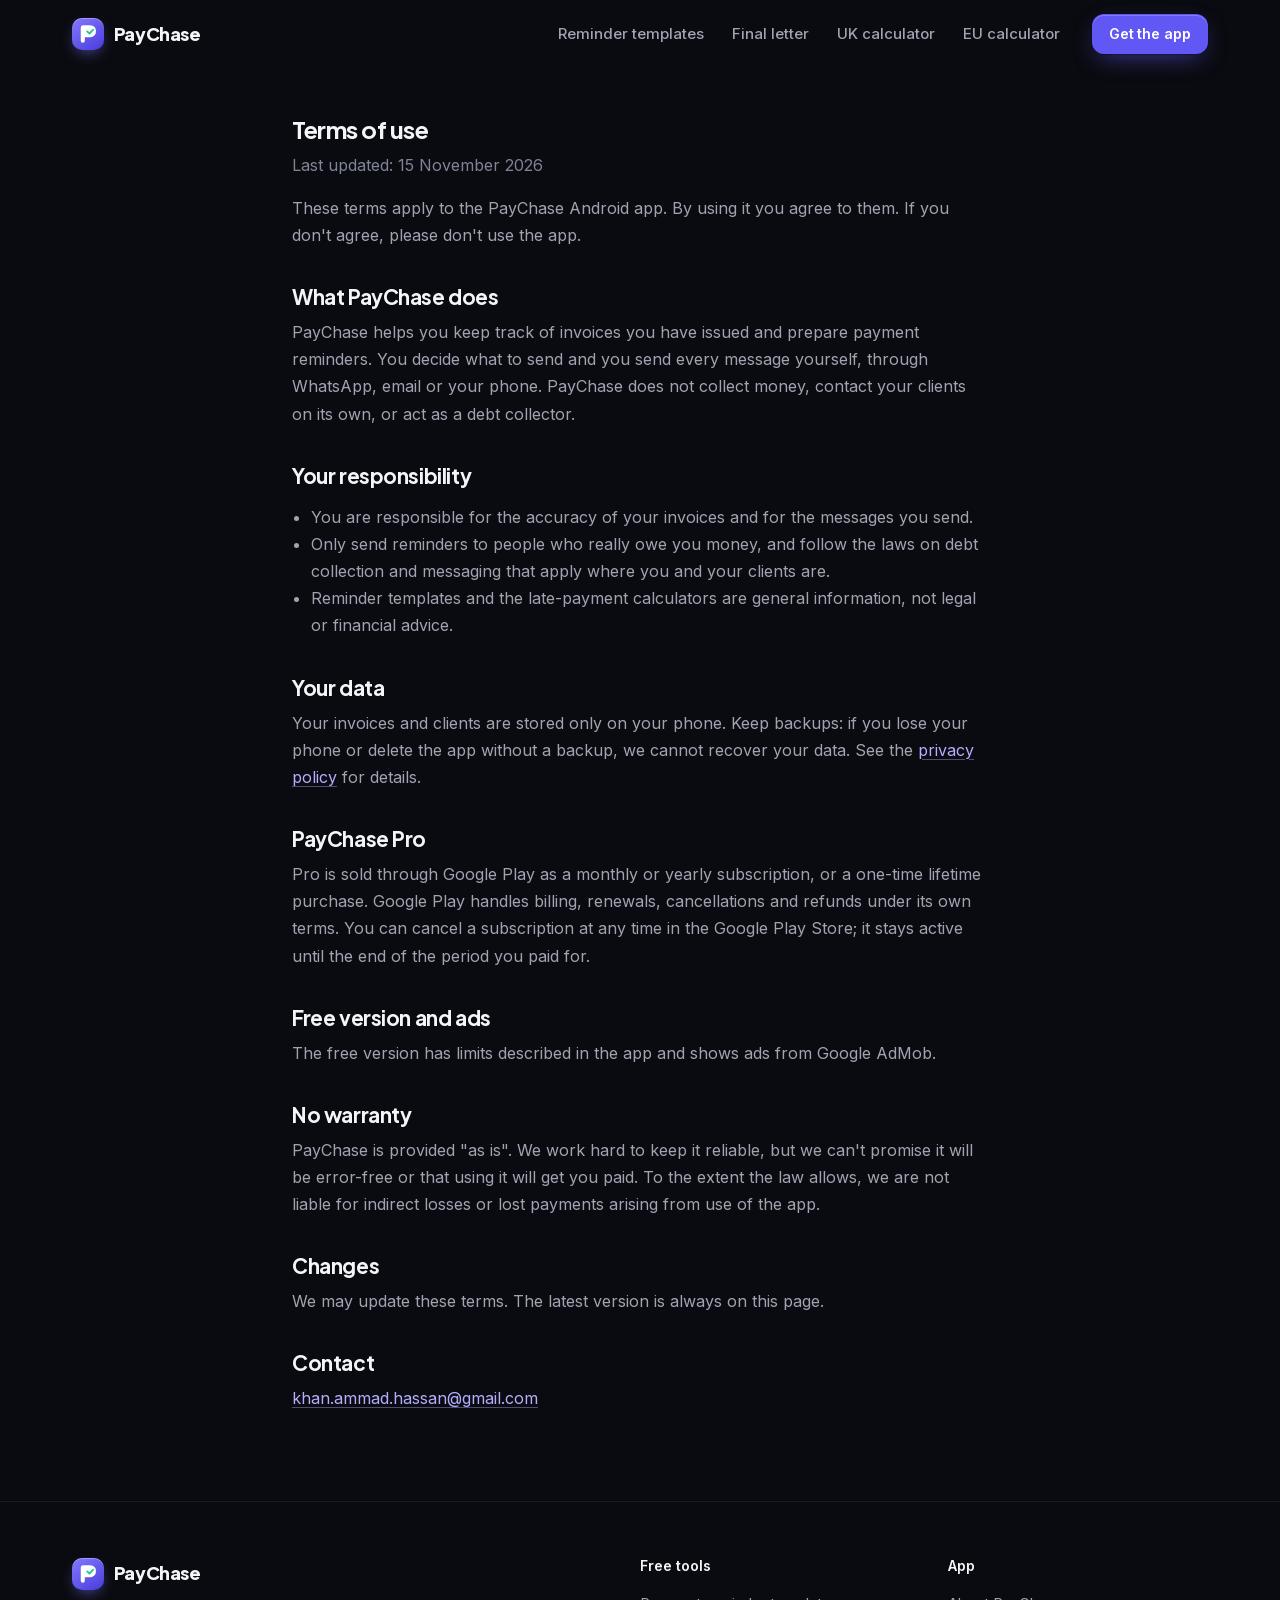
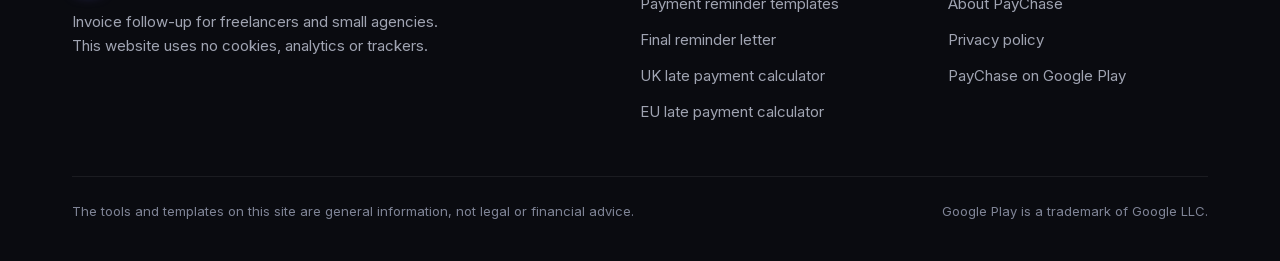
<file: paychase/terms.html>
<!DOCTYPE html>
<html lang="en">
<head>
<meta charset="utf-8">
<meta name="viewport" content="width=device-width, initial-scale=1, viewport-fit=cover">
<title>Terms of Use | PayChase</title>
<meta name="description" content="Terms of use for the PayChase invoice reminder app.">
<link rel="canonical" href="https://ammadkhan462.github.io/paychase/terms.html">
<meta name="theme-color" content="#0A0B10">
<meta property="og:type" content="website">
<meta property="og:site_name" content="PayChase">
<meta property="og:title" content="Privacy Policy | PayChase">
<meta property="og:description" content="Terms of use for the PayChase invoice reminder app.">
<meta property="og:url" content="https://ammadkhan462.github.io/paychase/terms.html">
<meta name="twitter:card" content="summary">
<meta name="color-scheme" content="dark">
<link rel="icon" href="favicon.svg" type="image/svg+xml">
<link rel="preload" href="fonts/Inter-400.woff2" as="font" type="font/woff2" crossorigin>
<link rel="stylesheet" href="styles.css">
<script>document.documentElement.classList.add('js')</script>
</head>
<body>
<a class="skip-link" href="#main">Skip to content</a>
<header class="site-header">
  <div class="container header-inner">
    <a class="brand" href="./" aria-label="PayChase home"><span class="brand-mark" aria-hidden="true"><svg viewBox="0 0 24 24" aria-hidden="true"><g transform="translate(6.2 5) scale(0.02333)"><path d="M84 0H330A190 190 0 0 1 520 190V220A190 190 0 0 1 330 410H140V530A70 70 0 0 1 0 530V84A84 84 0 0 1 84 0Z" fill="#fff"/><path d="M222 212L296 284L426 150" fill="none" stroke="#22C987" stroke-width="62" stroke-linecap="round" stroke-linejoin="round"/></g></svg></span>PayChase</a>
    <button class="nav-toggle" type="button" aria-expanded="false" aria-controls="site-nav"><span class="sr-only">Menu</span><span class="bars" aria-hidden="true"><i></i><i></i></span></button>
    <nav id="site-nav" class="site-nav" aria-label="Main">
      <ul>
        <li><a href="payment-reminder-templates.html">Reminder templates</a></li>
        <li><a href="final-payment-reminder-letter.html">Final letter</a></li>
        <li><a href="uk-late-payment-interest-calculator.html">UK calculator</a></li>
        <li><a href="eu-late-payment-interest-calculator.html">EU calculator</a></li>
      </ul>
      <a class="btn btn-primary btn-sm nav-cta" href="https://play.google.com/store/apps/details?id=com.paychase.invoice.followup.payment.reminder" rel="noopener">Get the app</a>
    </nav>
  </div>
</header>

<main id="main" class="container" style="max-width:760px;padding-top:48px;padding-bottom:72px">
<style>.policy h1{margin-bottom:8px}.policy h2{margin:36px 0 10px;font-size:1.3rem}.policy p,.policy li{line-height:1.7;color:var(--text-2,#B9BDCB)}.policy ul{padding-left:1.2em}.policy .updated{color:var(--muted,#7F8496)}</style>
<article class="policy">
<h1>Terms of use</h1>
<p class="updated">Last updated: 15 November 2026</p>
<p>These terms apply to the PayChase Android app. By using it you agree to them. If you don't agree, please don't use the app.</p>

<h2>What PayChase does</h2>
<p>PayChase helps you keep track of invoices you have issued and prepare payment reminders. You decide what to send and you send every message yourself, through WhatsApp, email or your phone. PayChase does not collect money, contact your clients on its own, or act as a debt collector.</p>

<h2>Your responsibility</h2>
<ul>
<li>You are responsible for the accuracy of your invoices and for the messages you send.</li>
<li>Only send reminders to people who really owe you money, and follow the laws on debt collection and messaging that apply where you and your clients are.</li>
<li>Reminder templates and the late-payment calculators are general information, not legal or financial advice.</li>
</ul>

<h2>Your data</h2>
<p>Your invoices and clients are stored only on your phone. Keep backups: if you lose your phone or delete the app without a backup, we cannot recover your data. See the <a href="privacy.html">privacy policy</a> for details.</p>

<h2>PayChase Pro</h2>
<p>Pro is sold through Google Play as a monthly or yearly subscription, or a one-time lifetime purchase. Google Play handles billing, renewals, cancellations and refunds under its own terms. You can cancel a subscription at any time in the Google Play Store; it stays active until the end of the period you paid for.</p>

<h2>Free version and ads</h2>
<p>The free version has limits described in the app and shows ads from Google AdMob.</p>

<h2>No warranty</h2>
<p>PayChase is provided "as is". We work hard to keep it reliable, but we can't promise it will be error-free or that using it will get you paid. To the extent the law allows, we are not liable for indirect losses or lost payments arising from use of the app.</p>

<h2>Changes</h2>
<p>We may update these terms. The latest version is always on this page.</p>

<h2>Contact</h2>
<p><a href="mailto:khan.ammad.hassan@gmail.com">khan.ammad.hassan@gmail.com</a></p>
</article>
</main>

<footer class="site-footer">
  <div class="container">
    <div class="footer-grid">
      <div>
        <a class="brand" href="./"><span class="brand-mark" aria-hidden="true"><svg viewBox="0 0 24 24" aria-hidden="true"><g transform="translate(6.2 5) scale(0.02333)"><path d="M84 0H330A190 190 0 0 1 520 190V220A190 190 0 0 1 330 410H140V530A70 70 0 0 1 0 530V84A84 84 0 0 1 84 0Z" fill="#fff"/><path d="M222 212L296 284L426 150" fill="none" stroke="#22C987" stroke-width="62" stroke-linecap="round" stroke-linejoin="round"/></g></svg></span>PayChase</a>
        <p>Invoice follow-up for freelancers and small agencies. This website uses no cookies, analytics or trackers.</p>
      </div>
      <div>
        <h2>Free tools</h2>
        <ul>
          <li><a href="payment-reminder-templates.html">Payment reminder templates</a></li>
          <li><a href="final-payment-reminder-letter.html">Final reminder letter</a></li>
          <li><a href="uk-late-payment-interest-calculator.html">UK late payment calculator</a></li>
          <li><a href="eu-late-payment-interest-calculator.html">EU late payment calculator</a></li>
        </ul>
      </div>
      <div>
        <h2>App</h2>
        <ul>
          <li><a href="./">About PayChase</a></li>
          <li><a href="privacy.html">Privacy policy</a></li>
          <li><a href="https://play.google.com/store/apps/details?id=com.paychase.invoice.followup.payment.reminder" rel="noopener">PayChase on Google Play</a></li>
        </ul>
      </div>
    </div>
    <p class="legal"><span>The tools and templates on this site are general information, not legal or financial advice.</span><span>Google Play is a trademark of Google LLC.</span></p>
  </div>
</footer>
<div id="live-region" class="sr-only" aria-live="polite" role="status"></div>
<script src="app.js" defer></script>
</body>
</html>
</file>
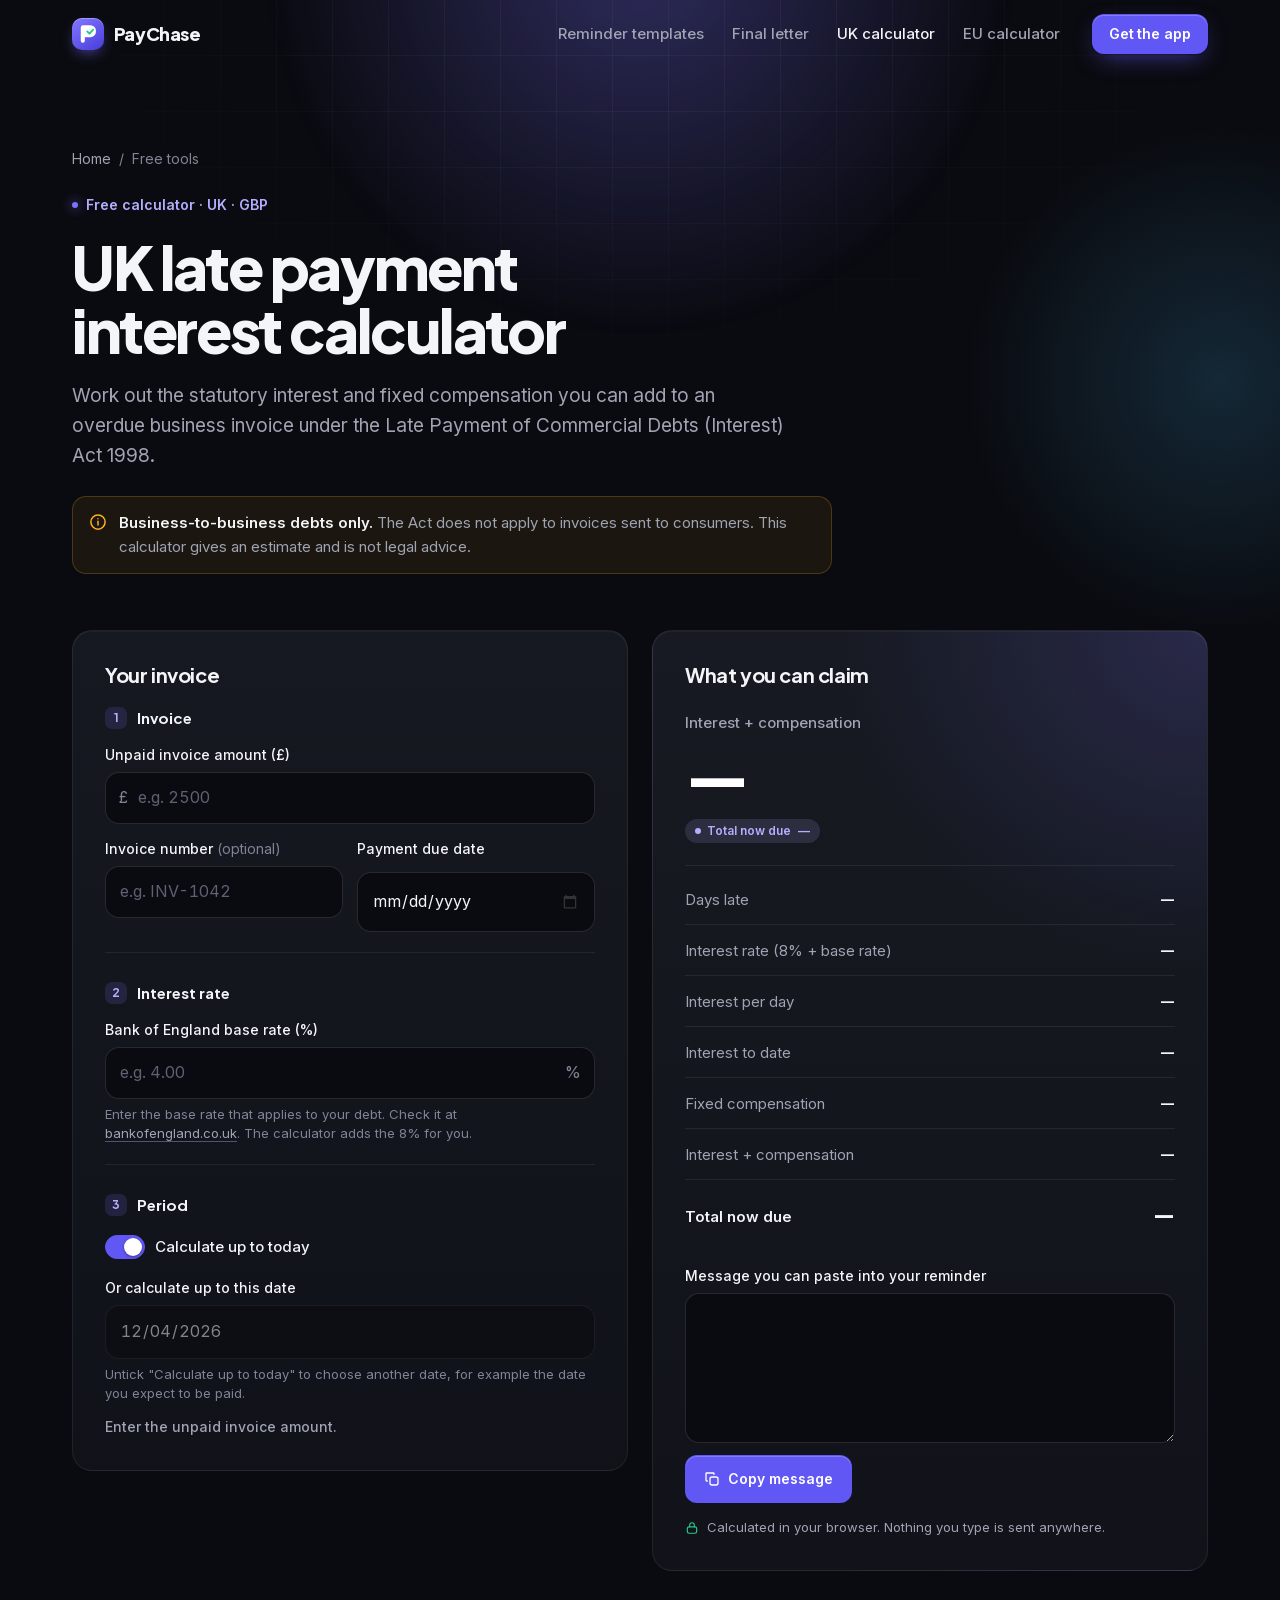
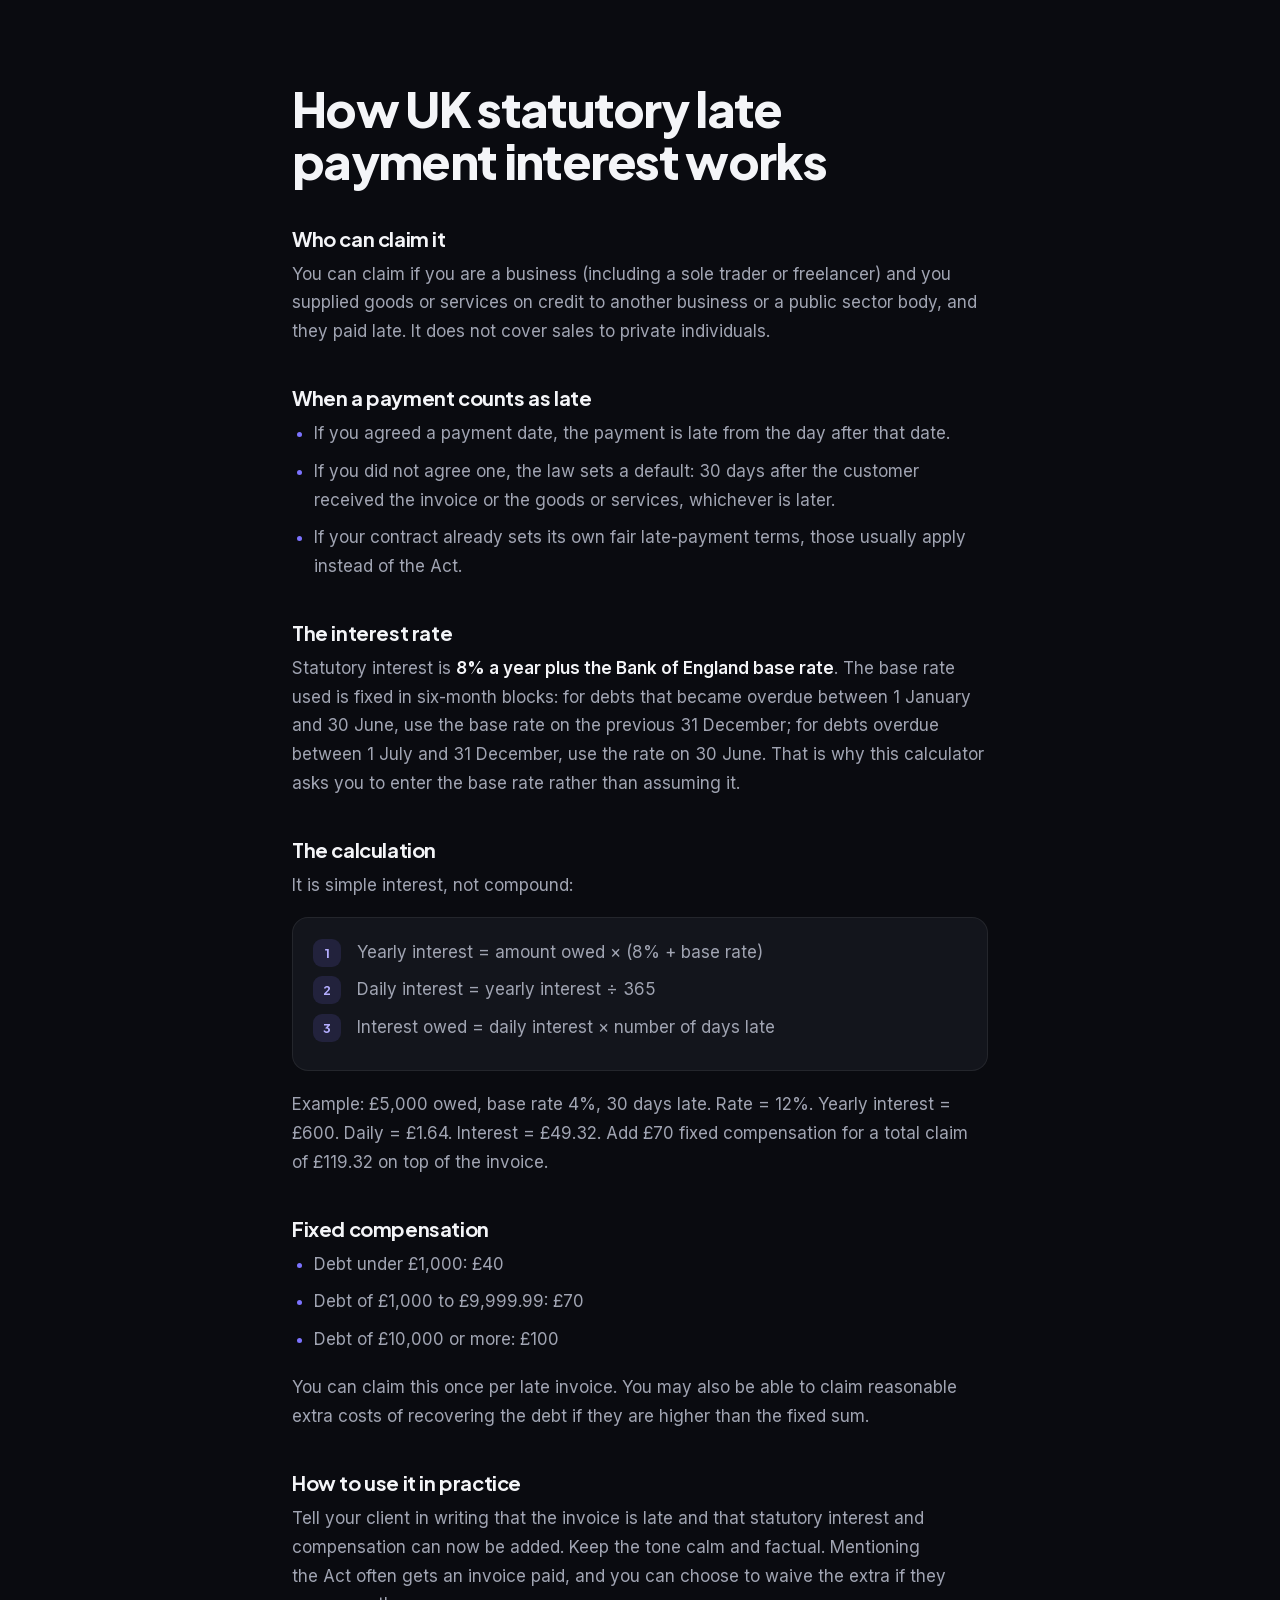
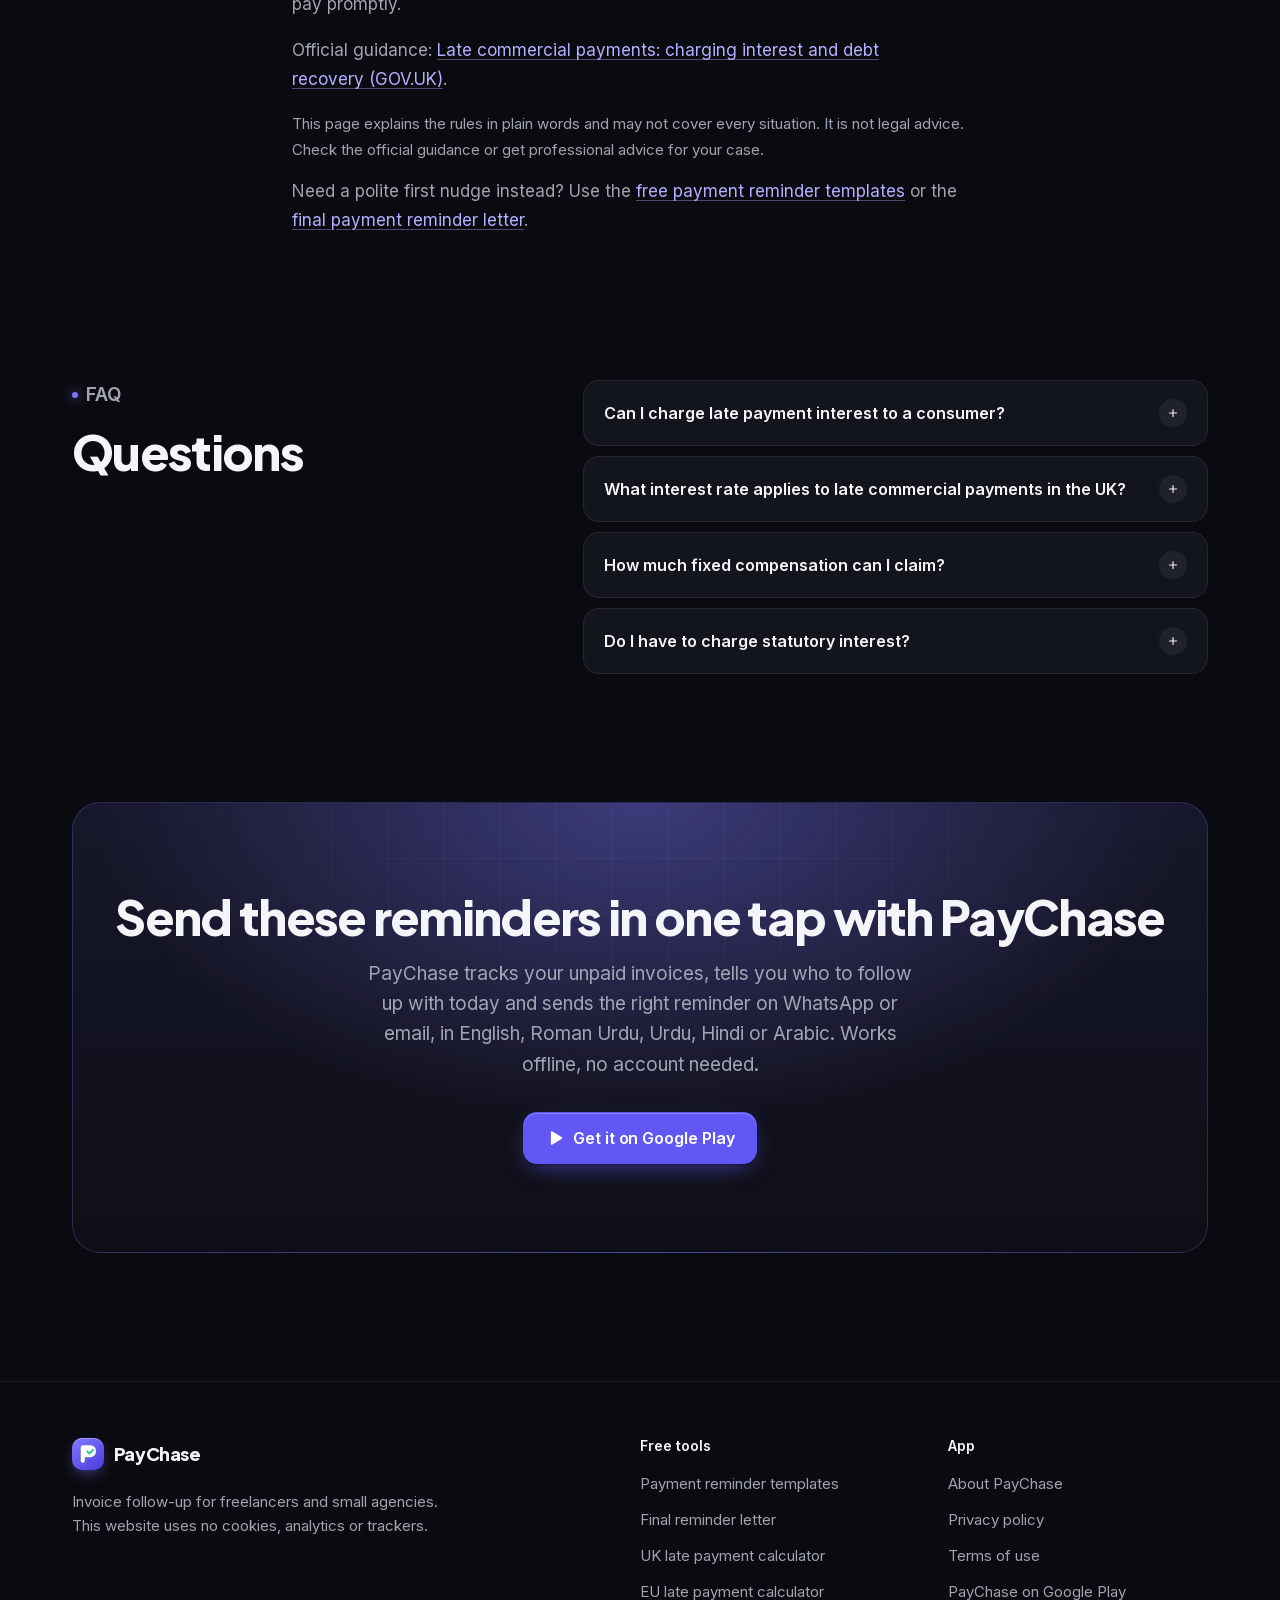
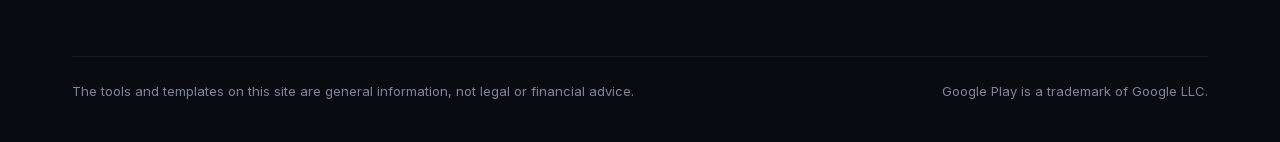
<file: paychase/uk-late-payment-interest-calculator.html>
<!DOCTYPE html>
<html lang="en">
<head>
<meta charset="utf-8">
<meta name="viewport" content="width=device-width, initial-scale=1, viewport-fit=cover">
<title>UK Late Payment Interest Calculator (8% + Base Rate) | PayChase</title>
<meta name="description" content="Free UK late payment interest calculator for overdue business invoices. Statutory interest at 8% plus Bank of England base rate, plus £40, £70 or £100 fixed compensation.">
<link rel="canonical" href="https://ammadkhan462.github.io/paychase/uk-late-payment-interest-calculator.html">
<meta name="theme-color" content="#0A0B10">
<meta property="og:type" content="website">
<meta property="og:site_name" content="PayChase">
<meta property="og:title" content="UK Late Payment Interest Calculator (8% + Base Rate) | PayChase">
<meta property="og:description" content="Free UK late payment interest calculator for overdue business invoices. Statutory interest at 8% plus Bank of England base rate, plus £40, £70 or £100 fixed compensation.">
<meta property="og:url" content="https://ammadkhan462.github.io/paychase/uk-late-payment-interest-calculator.html">
<meta name="twitter:card" content="summary">
<meta name="color-scheme" content="dark">
<link rel="icon" href="favicon.svg" type="image/svg+xml">
<link rel="preload" href="fonts/PlusJakartaSans-800.woff2" as="font" type="font/woff2" crossorigin>
<link rel="preload" href="fonts/Inter-400.woff2" as="font" type="font/woff2" crossorigin>
<link rel="stylesheet" href="styles.css">
<script>document.documentElement.classList.add('js')</script>
<script type="application/ld+json">
{
  "@context": "https://schema.org",
  "@type": "WebApplication",
  "name": "UK Late Payment Interest Calculator",
  "url": "https://ammadkhan462.github.io/paychase/uk-late-payment-interest-calculator.html",
  "description": "Calculate statutory interest and fixed compensation on overdue business-to-business invoices under the Late Payment of Commercial Debts (Interest) Act 1998.",
  "applicationCategory": "FinanceApplication",
  "operatingSystem": "Any (runs in the browser)",
  "isAccessibleForFree": true,
  "offers": {
    "@type": "Offer",
    "price": "0",
    "priceCurrency": "GBP"
  }
}
</script>
<script type="application/ld+json">
{
  "@context": "https://schema.org",
  "@type": "FAQPage",
  "mainEntity": [
    {
      "@type": "Question",
      "name": "Can I charge late payment interest to a consumer?",
      "acceptedAnswer": {
        "@type": "Answer",
        "text": "No. The Late Payment of Commercial Debts (Interest) Act 1998 only covers business-to-business debts, including sales to the public sector. It does not apply to sales to private individuals."
      }
    },
    {
      "@type": "Question",
      "name": "What interest rate applies to late commercial payments in the UK?",
      "acceptedAnswer": {
        "@type": "Answer",
        "text": "Statutory interest is 8% a year plus the Bank of England base rate. The base rate used is fixed for six months at a time, so check the rate that applied on the relevant reference date on the Bank of England website."
      }
    },
    {
      "@type": "Question",
      "name": "How much fixed compensation can I claim?",
      "acceptedAnswer": {
        "@type": "Answer",
        "text": "On top of interest you can claim a fixed sum per late invoice: £40 for debts under £1,000, £70 for debts of £1,000 to £9,999.99, and £100 for debts of £10,000 or more."
      }
    },
    {
      "@type": "Question",
      "name": "Do I have to charge statutory interest?",
      "acceptedAnswer": {
        "@type": "Answer",
        "text": "No. It is your right, not an obligation. Many freelancers mention it in a reminder and waive it if the client pays promptly."
      }
    }
  ]
}
</script>
</head>
<body>
<a class="skip-link" href="#main">Skip to content</a>
<header class="site-header">
  <div class="container header-inner">
    <a class="brand" href="./" aria-label="PayChase home"><span class="brand-mark" aria-hidden="true"><svg viewBox="0 0 24 24" aria-hidden="true"><g transform="translate(6.2 5) scale(0.02333)"><path d="M84 0H330A190 190 0 0 1 520 190V220A190 190 0 0 1 330 410H140V530A70 70 0 0 1 0 530V84A84 84 0 0 1 84 0Z" fill="#fff"/><path d="M222 212L296 284L426 150" fill="none" stroke="#22C987" stroke-width="62" stroke-linecap="round" stroke-linejoin="round"/></g></svg></span>PayChase</a>
    <button class="nav-toggle" type="button" aria-expanded="false" aria-controls="site-nav"><span class="sr-only">Menu</span><span class="bars" aria-hidden="true"><i></i><i></i></span></button>
    <nav id="site-nav" class="site-nav" aria-label="Main">
      <ul>
        <li><a href="payment-reminder-templates.html">Reminder templates</a></li>
        <li><a href="final-payment-reminder-letter.html">Final letter</a></li>
        <li><a href="uk-late-payment-interest-calculator.html" aria-current="page">UK calculator</a></li>
        <li><a href="eu-late-payment-interest-calculator.html">EU calculator</a></li>
      </ul>
      <a class="btn btn-primary btn-sm nav-cta" href="https://play.google.com/store/apps/details?id=com.paychase.invoice.followup.payment.reminder" rel="noopener">Get the app</a>
    </nav>
  </div>
</header>

<main id="main">
  <section class="page-hero">
    <div class="bg-fx" aria-hidden="true"><div class="bg-grid"></div><div class="glow glow-a"></div><div class="glow glow-b"></div></div>
    <div class="container">
      <ol class="crumbs"><li><a href="./">Home</a></li><li>Free tools</li></ol>
      <span class="eyebrow">Free calculator &middot; UK &middot; GBP</span>
      <h1>UK late payment interest calculator</h1>
      <p class="lead">Work out the statutory interest and fixed compensation you can add to an overdue business invoice under the Late Payment of Commercial Debts (Interest) Act 1998.</p>
      <div class="notice"><p><strong>Business-to-business debts only.</strong> The Act does not apply to invoices sent to consumers. This calculator gives an estimate and is not legal advice.</p></div>
    </div>
  </section>

  <section class="section-calc">
    <div class="container">
      <div class="calc">
        <form id="uk-calc" class="card" novalidate>
          <h2>Your invoice</h2>
          <fieldset class="fgroup">
            <legend><span aria-hidden="true">1</span>Invoice</legend>
            <div class="field">
              <label for="uk-calc-debt">Unpaid invoice amount (£)</label>
              <div class="input-affix"><span aria-hidden="true">£</span><input id="uk-calc-debt" name="debt" type="number" inputmode="decimal" min="0" step="0.01" placeholder="e.g. 2500"></div>
            </div>
            <div class="frow">
              <div class="field">
                <label for="uk-calc-ref">Invoice number <span class="muted">(optional)</span></label>
                <input id="uk-calc-ref" name="invoiceRef" type="text" autocomplete="off" placeholder="e.g. INV-1042">
              </div>
              <div class="field">
                <label for="uk-calc-due">Payment due date</label>
                <input id="uk-calc-due" name="dueDate" type="date">
              </div>
            </div>
          </fieldset>
          <fieldset class="fgroup">
            <legend><span aria-hidden="true">2</span>Interest rate</legend>
            <div class="field">
              <label for="uk-calc-base">Bank of England base rate (%)</label>
              <div class="input-affix suffix"><input id="uk-calc-base" name="baseRate" type="number" inputmode="decimal" min="0" step="0.01" placeholder="e.g. 4.00"><span aria-hidden="true">%</span></div>
              <span class="hint">Enter the base rate that applies to your debt. Check it at <a href="https://www.bankofengland.co.uk/monetary-policy/the-interest-rate-bank-rate" rel="noopener">bankofengland.co.uk</a>. The calculator adds the 8% for you.</span>
            </div>
          </fieldset>
          <fieldset class="fgroup">
            <legend><span aria-hidden="true">3</span>Period</legend>
            <div class="field">
              <label class="check"><input name="useToday" type="checkbox" checked> Calculate up to today</label>
            </div>
            <div class="field">
              <label for="uk-calc-asof">Or calculate up to this date</label>
              <input id="uk-calc-asof" name="asOfDate" type="date">
              <span class="hint">Untick "Calculate up to today" to choose another date, for example the date you expect to be paid.</span>
            </div>
          </fieldset>
          <p id="uk-calc-error" class="error" role="alert"></p>
        </form>
        <div class="card results" aria-live="polite">
          <h2>What you can claim</h2>
          <div class="res-hero">
            <span class="lbl">Interest + compensation</span>
            <span class="val" data-hero>&mdash;</span>
            <span class="sub"><span class="pill c-brand">Total now due <span data-out="total">&mdash;</span></span></span>
          </div>
          <dl>
            <div class="row"><dt>Days late</dt><dd data-out="days">&mdash;</dd></div>
            <div class="row"><dt>Interest rate (8% + base rate)</dt><dd data-out="rate">&mdash;</dd></div>
            <div class="row"><dt>Interest per day</dt><dd data-out="daily">&mdash;</dd></div>
            <div class="row"><dt>Interest to date</dt><dd data-out="interest">&mdash;</dd></div>
            <div class="row"><dt>Fixed compensation</dt><dd data-out="compensation">&mdash;</dd></div>
            <div class="row"><dt>Interest + compensation</dt><dd data-out="claimable">&mdash;</dd></div>
            <div class="row total"><dt>Total now due</dt><dd data-out="total">&mdash;</dd></div>
          </dl>
          <div class="msg-box">
            <div class="field">
              <label for="uk-calc-message">Message you can paste into your reminder</label>
              <textarea id="uk-calc-message" readonly></textarea>
            </div>
            <button class="copy-btn primary" type="button" data-copy-target="#uk-calc-message">Copy message</button>
            <p class="privacy-note">Calculated in your browser. Nothing you type is sent anywhere.</p>
          </div>
        </div>
      </div>
    </div>
  </section>

  <section class="section section-tight" aria-labelledby="rules-h">
    <div class="container prose reveal">
      <h2 id="rules-h">How UK statutory late payment interest works</h2>
      <h3>Who can claim it</h3>
      <p>You can claim if you are a business (including a sole trader or freelancer) and you supplied goods or services on credit to another business or a public sector body, and they paid late. It does not cover sales to private individuals.</p>
      <h3>When a payment counts as late</h3>
      <ul>
        <li>If you agreed a payment date, the payment is late from the day after that date.</li>
        <li>If you did not agree one, the law sets a default: 30 days after the customer received the invoice or the goods or services, whichever is later.</li>
        <li>If your contract already sets its own fair late-payment terms, those usually apply instead of the Act.</li>
      </ul>
      <h3>The interest rate</h3>
      <p>Statutory interest is <strong>8% a year plus the Bank of England base rate</strong>. The base rate used is fixed in six-month blocks: for debts that became overdue between 1 January and 30 June, use the base rate on the previous 31 December; for debts overdue between 1 July and 31 December, use the rate on 30 June. That is why this calculator asks you to enter the base rate rather than assuming it.</p>
      <h3>The calculation</h3>
      <p>It is simple interest, not compound:</p>
      <div class="formula"><ol>
        <li>Yearly interest = amount owed &times; (8% + base rate)</li>
        <li>Daily interest = yearly interest &divide; 365</li>
        <li>Interest owed = daily interest &times; number of days late</li>
      </ol></div>
      <p>Example: &pound;5,000 owed, base rate 4%, 30 days late. Rate = 12%. Yearly interest = &pound;600. Daily = &pound;1.64. Interest = &pound;49.32. Add &pound;70 fixed compensation for a total claim of &pound;119.32 on top of the invoice.</p>
      <h3>Fixed compensation</h3>
      <ul>
        <li>Debt under &pound;1,000: &pound;40</li>
        <li>Debt of &pound;1,000 to &pound;9,999.99: &pound;70</li>
        <li>Debt of &pound;10,000 or more: &pound;100</li>
      </ul>
      <p>You can claim this once per late invoice. You may also be able to claim reasonable extra costs of recovering the debt if they are higher than the fixed sum.</p>
      <h3>How to use it in practice</h3>
      <p>Tell your client in writing that the invoice is late and that statutory interest and compensation can now be added. Keep the tone calm and factual. Mentioning the Act often gets an invoice paid, and you can choose to waive the extra if they pay promptly.</p>
      <p>Official guidance: <a href="https://www.gov.uk/late-commercial-payments-interest-debt-recovery" rel="noopener">Late commercial payments: charging interest and debt recovery (GOV.UK)</a>.</p>
      <p class="small muted">This page explains the rules in plain words and may not cover every situation. It is not legal advice. Check the official guidance or get professional advice for your case.</p>
      <p>Need a polite first nudge instead? Use the <a href="payment-reminder-templates.html">free payment reminder templates</a> or the <a href="final-payment-reminder-letter.html">final payment reminder letter</a>.</p>
    </div>
  </section>

  <section class="section section-tight" aria-labelledby="faq-h">
    <div class="container faq-wrap">
      <div class="section-head reveal">
        <p class="kicker">FAQ</p>
        <h2 id="faq-h">Questions</h2>
      </div>
      <div class="faq reveal" style="--i:1">
      <details>
        <summary>Can I charge late payment interest to a consumer?</summary>
        <p>No. The Late Payment of Commercial Debts (Interest) Act 1998 only covers business-to-business debts, including sales to the public sector. It does not apply to sales to private individuals.</p>
      </details>
      <details>
        <summary>What interest rate applies to late commercial payments in the UK?</summary>
        <p>Statutory interest is 8% a year plus the Bank of England base rate. The base rate used is fixed for six months at a time, so check the rate that applied on the relevant reference date on the Bank of England website.</p>
      </details>
      <details>
        <summary>How much fixed compensation can I claim?</summary>
        <p>On top of interest you can claim a fixed sum per late invoice: £40 for debts under £1,000, £70 for debts of £1,000 to £9,999.99, and £100 for debts of £10,000 or more.</p>
      </details>
      <details>
        <summary>Do I have to charge statutory interest?</summary>
        <p>No. It is your right, not an obligation. Many freelancers mention it in a reminder and waive it if the client pays promptly.</p>
      </details>
          </div>
    </div>
  </section>

  <section class="section section-tight">
    <div class="container">
      <div class="cta-band reveal">
        <div class="bg-grid" aria-hidden="true"></div>
        <h2>Send these reminders in one tap with PayChase</h2>
        <p>PayChase tracks your unpaid invoices, tells you who to follow up with today and sends the right reminder on WhatsApp or email, in English, Roman Urdu, Urdu, Hindi or Arabic. Works offline, no account needed.</p>
        <div class="btn-row"><a class="btn btn-primary" href="https://play.google.com/store/apps/details?id=com.paychase.invoice.followup.payment.reminder" rel="noopener"><svg viewBox="0 0 24 24" fill="currentColor" aria-hidden="true"><path d="M6.5 3.9v16.2a1 1 0 0 0 1.52.85l13.2-8.1a1 1 0 0 0 0-1.7L8.02 3.05A1 1 0 0 0 6.5 3.9z"/></svg>Get it on Google Play</a></div>
      </div>
    </div>
  </section>
</main>

<footer class="site-footer">
  <div class="container">
    <div class="footer-grid">
      <div>
        <a class="brand" href="./"><span class="brand-mark" aria-hidden="true"><svg viewBox="0 0 24 24" aria-hidden="true"><g transform="translate(6.2 5) scale(0.02333)"><path d="M84 0H330A190 190 0 0 1 520 190V220A190 190 0 0 1 330 410H140V530A70 70 0 0 1 0 530V84A84 84 0 0 1 84 0Z" fill="#fff"/><path d="M222 212L296 284L426 150" fill="none" stroke="#22C987" stroke-width="62" stroke-linecap="round" stroke-linejoin="round"/></g></svg></span>PayChase</a>
        <p>Invoice follow-up for freelancers and small agencies. This website uses no cookies, analytics or trackers.</p>
      </div>
      <div>
        <h2>Free tools</h2>
        <ul>
          <li><a href="payment-reminder-templates.html">Payment reminder templates</a></li>
          <li><a href="final-payment-reminder-letter.html">Final reminder letter</a></li>
          <li><a href="uk-late-payment-interest-calculator.html">UK late payment calculator</a></li>
          <li><a href="eu-late-payment-interest-calculator.html">EU late payment calculator</a></li>
        </ul>
      </div>
      <div>
        <h2>App</h2>
        <ul>
          <li><a href="./">About PayChase</a></li>
          <li><a href="privacy.html">Privacy policy</a></li>
          <li><a href="terms.html">Terms of use</a></li>
          <li><a href="https://play.google.com/store/apps/details?id=com.paychase.invoice.followup.payment.reminder" rel="noopener">PayChase on Google Play</a></li>
        </ul>
      </div>
    </div>
    <p class="legal"><span>The tools and templates on this site are general information, not legal or financial advice.</span><span>Google Play is a trademark of Google LLC.</span></p>
  </div>
</footer>
<div id="live-region" class="sr-only" aria-live="polite" role="status"></div>
<script src="app.js" defer></script>
</body>
</html>
</file>
<file: paychase/styles.css>
/* PayChase website. One stylesheet, mobile-first, no external requests.
   Brand tokens match the app (lib/core/constants/app_colors.dart). */

/* ---------- Fonts (self-hosted, Latin subset) ---------- */
@font-face { font-family: "Inter"; font-style: normal; font-weight: 400; font-display: swap; src: url("fonts/Inter-400.woff2") format("woff2"); }
@font-face { font-family: "Inter"; font-style: normal; font-weight: 500; font-display: swap; src: url("fonts/Inter-500.woff2") format("woff2"); }
@font-face { font-family: "Inter"; font-style: normal; font-weight: 600; font-display: swap; src: url("fonts/Inter-600.woff2") format("woff2"); }
@font-face { font-family: "Inter"; font-style: normal; font-weight: 700; font-display: swap; src: url("fonts/Inter-700.woff2") format("woff2"); }
@font-face { font-family: "Plus Jakarta Sans"; font-style: normal; font-weight: 500; font-display: swap; src: url("fonts/PlusJakartaSans-500.woff2") format("woff2"); }
@font-face { font-family: "Plus Jakarta Sans"; font-style: normal; font-weight: 600; font-display: swap; src: url("fonts/PlusJakartaSans-600.woff2") format("woff2"); }
@font-face { font-family: "Plus Jakarta Sans"; font-style: normal; font-weight: 700; font-display: swap; src: url("fonts/PlusJakartaSans-700.woff2") format("woff2"); }
@font-face { font-family: "Plus Jakarta Sans"; font-style: normal; font-weight: 800; font-display: swap; src: url("fonts/PlusJakartaSans-800.woff2") format("woff2"); }

/* ---------- Tokens ---------- */
:root {
  --bg: #0A0B10;
  --s1: #13151C;
  --s2: #1B1E27;
  --s3: #232733;
  --line: rgba(255, 255, 255, .07);
  --line-2: rgba(255, 255, 255, .12);
  --text: #F4F5F8;
  --text-2: #A0A4B2;
  --muted: #7F8496; /* #6B7080 from the app, lifted slightly for 4.5:1 contrast on small text */
  --brand: #7C73FF;
  --brand-strong: #6157F5;
  --brand-soft: #B4AEFF;
  --mint: #22C987;
  --amber: #FFB020;
  --coral: #FF5A67;
  --sky: #4CC2FF;
  --r-card: 20px;
  --r-ctl: 14px;
  --max: 1200px;
  --head: "Plus Jakarta Sans", "Inter", system-ui, -apple-system, "Segoe UI", Roboto, sans-serif;
  --body: "Inter", system-ui, -apple-system, "Segoe UI", Roboto, "Noto Sans", sans-serif;
  --ease: cubic-bezier(.2, .7, .2, 1);
  --ease-spring: cubic-bezier(.34, 1.4, .64, 1);
  --header-h: 68px;
}

/* ---------- Base ---------- */
*, *::before, *::after { box-sizing: border-box; }
html { -webkit-text-size-adjust: 100%; scroll-behavior: smooth; scroll-padding-top: calc(var(--header-h) + 16px); color-scheme: dark; }
body {
  margin: 0; min-height: 100vh;
  font-family: var(--body); font-size: 1rem; line-height: 1.6;
  color: var(--text); background: var(--bg);
  -webkit-font-smoothing: antialiased; -moz-osx-font-smoothing: grayscale;
  text-rendering: optimizeLegibility;
  overflow-x: clip;
}
img, svg { max-width: 100%; height: auto; display: block; }
svg { flex-shrink: 0; }
h1, h2, h3, h4 { font-family: var(--head); line-height: 1.15; letter-spacing: -.02em; margin: 0 0 .6em; font-weight: 700; text-wrap: balance; }
p { margin: 0 0 1em; text-wrap: pretty; }
a { color: var(--brand-soft); text-decoration-color: rgba(180, 174, 255, .4); text-underline-offset: 3px; transition: color .16s, text-decoration-color .16s; }
a:hover { color: #fff; text-decoration-color: currentColor; }
::selection { background: rgba(124, 115, 255, .4); color: #fff; }
:focus { outline: none; }
:focus-visible { outline: 2px solid var(--brand); outline-offset: 3px; border-radius: 8px; }
button { font: inherit; color: inherit; }
strong { color: var(--text); font-weight: 600; }

.skip-link {
  position: fixed; left: 12px; top: 12px; z-index: 200;
  background: var(--brand-strong); color: #fff; padding: .6rem 1rem; border-radius: 10px;
  font-weight: 600; text-decoration: none; transform: translateY(-160%); transition: transform .2s var(--ease);
}
.skip-link:focus { transform: none; color: #fff; }
.sr-only { position: absolute !important; width: 1px; height: 1px; padding: 0; margin: -1px; overflow: hidden; clip: rect(0 0 0 0); white-space: nowrap; border: 0; }

.container { width: 100%; max-width: var(--max); margin: 0 auto; padding: 0 20px; }
@media (min-width: 768px) { .container { padding: 0 32px; } }

.muted { color: var(--muted); }
.small { font-size: .875rem; }
.num { font-family: var(--head); font-variant-numeric: tabular-nums; letter-spacing: -.02em; }

/* ---------- Buttons ---------- */
.btn {
  --h: 52px;
  display: inline-flex; align-items: center; justify-content: center; gap: .6rem;
  min-height: var(--h); padding: 0 1.35rem; border-radius: var(--r-ctl);
  font-family: var(--body); font-weight: 600; font-size: 1rem; line-height: 1; letter-spacing: -.005em;
  text-decoration: none; cursor: pointer; border: 1px solid transparent; white-space: nowrap;
  transition: transform .18s var(--ease), background-color .18s, border-color .18s, box-shadow .25s, color .18s;
  -webkit-tap-highlight-color: transparent;
}
.btn:active { transform: scale(.97); }
.btn svg { width: 18px; height: 18px; }
.btn-primary {
  background: var(--brand-strong); color: #fff;
  box-shadow: inset 0 1px 0 rgba(255, 255, 255, .22), 0 1px 2px rgba(0, 0, 0, .4), 0 8px 24px -8px rgba(97, 87, 245, .7);
}
.btn-primary:hover { color: #fff; background: #6C63FA; transform: translateY(-1px); box-shadow: inset 0 1px 0 rgba(255, 255, 255, .25), 0 1px 2px rgba(0, 0, 0, .4), 0 14px 32px -10px rgba(124, 115, 255, .85); }
.btn-ghost { background: rgba(255, 255, 255, .04); color: var(--text); border-color: var(--line-2); }
.btn-ghost:hover { color: #fff; background: rgba(255, 255, 255, .08); border-color: rgba(255, 255, 255, .2); transform: translateY(-1px); }
.btn-sm { --h: 40px; padding: 0 1rem; font-size: .9rem; border-radius: 12px; }
.btn .arrow { transition: transform .2s var(--ease); }
.btn:hover .arrow { transform: translateX(3px); }
.btn-row { display: flex; flex-wrap: wrap; gap: .75rem; align-items: center; }

/* ---------- Header ---------- */
.site-header {
  position: sticky; top: 0; z-index: 60; height: var(--header-h);
  transition: transform .32s var(--ease);
}
.site-header::before {
  content: ""; position: absolute; inset: 0; z-index: -1;
  background: rgba(10, 11, 16, .72);
  -webkit-backdrop-filter: saturate(160%) blur(16px); backdrop-filter: saturate(160%) blur(16px);
  border-bottom: 1px solid var(--line);
  opacity: 0; transition: opacity .32s var(--ease);
}
.site-header.scrolled { transform: translateY(-8px); }
.site-header.scrolled::before, .site-header.menu-open::before { opacity: 1; }
.header-inner { height: 100%; display: flex; align-items: center; justify-content: space-between; gap: 1rem; transition: transform .32s var(--ease); }
.site-header.scrolled .header-inner { transform: translateY(4px); }

.brand { display: inline-flex; align-items: center; gap: .6rem; color: var(--text); text-decoration: none; font-family: var(--head); font-weight: 800; font-size: 1.125rem; letter-spacing: -.02em; }
.brand:hover { color: #fff; }
.brand-mark { width: 32px; height: 32px; border-radius: 10px; display: grid; place-items: center; background: linear-gradient(145deg, #8478FF, #483CDC); box-shadow: inset 0 1px 0 rgba(255, 255, 255, .3), 0 6px 16px -6px rgba(124, 115, 255, .8); }
.brand-mark svg { width: 30px; height: 30px; }

.nav-toggle {
  display: inline-grid; place-items: center; width: 44px; height: 44px; margin-right: -8px;
  background: transparent; border: 0; border-radius: 12px; cursor: pointer; -webkit-tap-highlight-color: transparent;
}
.nav-toggle .bars { position: relative; width: 20px; height: 12px; }
.nav-toggle .bars i { position: absolute; left: 0; right: 0; height: 2px; border-radius: 2px; background: var(--text); transition: transform .3s var(--ease); }
.nav-toggle .bars i:first-child { top: 0; }
.nav-toggle .bars i:last-child { bottom: 0; }
.nav-toggle[aria-expanded="true"] .bars i:first-child { transform: translateY(5px) rotate(45deg); }
.nav-toggle[aria-expanded="true"] .bars i:last-child { transform: translateY(-5px) rotate(-45deg); }

.site-nav ul { list-style: none; margin: 0; padding: 0; }
.site-nav a:not(.btn) { color: var(--text-2); text-decoration: none; font-weight: 500; font-size: .9375rem; transition: color .16s; }
.site-nav a:not(.btn):hover, .site-nav a[aria-current="page"] { color: var(--text); }

@media (max-width: 899.98px) {
  .site-nav {
    position: absolute; top: 100%; left: 0; right: 0;
    padding: 8px 20px 24px; background: rgba(10, 11, 16, .96);
    -webkit-backdrop-filter: blur(16px); backdrop-filter: blur(16px);
    border-bottom: 1px solid var(--line);
    opacity: 0; transform: translateY(-8px); visibility: hidden; pointer-events: none;
    transition: opacity .24s var(--ease), transform .28s var(--ease), visibility 0s linear .28s;
  }
  .site-nav.open { opacity: 1; transform: none; visibility: visible; pointer-events: auto; transition: opacity .24s var(--ease), transform .28s var(--ease), visibility 0s; }
  .site-nav li { border-bottom: 1px solid var(--line); opacity: 0; transform: translateY(-6px); transition: opacity .3s var(--ease), transform .3s var(--ease); }
  .site-nav.open li { opacity: 1; transform: none; }
  .site-nav.open li:nth-child(2) { transition-delay: .03s; } .site-nav.open li:nth-child(3) { transition-delay: .06s; } .site-nav.open li:nth-child(4) { transition-delay: .09s; }
  .site-nav a:not(.btn) { display: flex; align-items: center; min-height: 56px; font-size: 1.0625rem; }
  .site-nav .nav-cta { margin-top: 20px; width: 100%; }
}
@media (min-width: 900px) {
  .nav-toggle { display: none; }
  .site-nav { display: flex; align-items: center; gap: 2rem; }
  .site-nav ul { display: flex; gap: 1.75rem; }
}

/* ---------- Section scaffolding ---------- */
.section { padding: clamp(72px, 11vw, 128px) 0; position: relative; }
.section-tight { padding-top: 0; }
.section-head { max-width: 680px; margin: 0 0 clamp(36px, 5vw, 56px); }
.section-head.center { margin-left: auto; margin-right: auto; text-align: center; }
.kicker { display: inline-flex; align-items: center; gap: .5rem; font-size: .875rem; font-weight: 600; color: var(--brand-soft); margin-bottom: 1rem; }
.kicker::before { content: ""; width: 6px; height: 6px; border-radius: 50%; background: var(--brand); box-shadow: 0 0 12px var(--brand); }
.h2, .section h2:not(.h3) { font-size: clamp(1.875rem, 4.6vw, 3rem); font-weight: 800; letter-spacing: -.035em; line-height: 1.08; }
.section-head p, .lead { font-size: clamp(1.0625rem, 1.6vw, 1.1875rem); color: var(--text-2); line-height: 1.6; }
.grad-text { background: linear-gradient(100deg, #fff 0%, #CFCBFF 45%, var(--brand) 100%); -webkit-background-clip: text; background-clip: text; color: transparent; }

/* ---------- Cards ---------- */
.card {
  position: relative; isolation: isolate;
  background: linear-gradient(180deg, rgba(27, 30, 39, .72), rgba(19, 21, 28, .72));
  border: 1px solid var(--line); border-radius: var(--r-card);
  padding: 24px; box-shadow: inset 0 1px 0 rgba(255, 255, 255, .04);
}
.card::after { /* hover sheen, opacity-only */
  content: ""; position: absolute; inset: -1px; z-index: -1; border-radius: inherit; pointer-events: none;
  background: radial-gradient(120% 80% at 50% -10%, rgba(124, 115, 255, .14), transparent 60%);
  opacity: 0; transition: opacity .3s var(--ease);
}
.lift { transition: transform .3s var(--ease), border-color .3s var(--ease); }
@media (hover: hover) {
  .lift:hover { transform: translateY(-4px); border-color: rgba(255, 255, 255, .13); }
  .lift:hover::after { opacity: 1; }
  html.js .reveal.lift.done:hover { transform: translateY(-4px); }
}
.card h3 { font-size: 1.1875rem; margin-bottom: .45rem; }
.card p { color: var(--text-2); }
.card > :last-child { margin-bottom: 0; }

/* ---------- Pills ---------- */
.pill {
  display: inline-flex; align-items: center; gap: .4rem; white-space: nowrap;
  height: 24px; padding: 0 10px; border-radius: 999px; font-size: .75rem; font-weight: 600; line-height: 1;
  color: var(--c, var(--text-2)); background: color-mix(in srgb, var(--c, #A0A4B2) 14%, transparent);
}
.pill::before { content: ""; width: 6px; height: 6px; border-radius: 50%; background: currentColor; }
.pill.no-dot::before { display: none; }
.c-mint { --c: var(--mint); } .c-amber { --c: var(--amber); } .c-coral { --c: var(--coral); } .c-sky { --c: var(--sky); } .c-brand { --c: var(--brand-soft); }

/* ---------- Hero ---------- */
.hero { position: relative; padding: clamp(40px, 8vw, 88px) 0 clamp(64px, 9vw, 112px); overflow: hidden; margin-top: calc(var(--header-h) * -1); padding-top: calc(var(--header-h) + clamp(40px, 8vw, 88px)); }
.bg-fx { position: absolute; inset: 0; z-index: -1; pointer-events: none; overflow: hidden; }
.bg-grid {
  position: absolute; inset: -1px;
  background-image: linear-gradient(rgba(255, 255, 255, .045) 1px, transparent 1px), linear-gradient(90deg, rgba(255, 255, 255, .045) 1px, transparent 1px);
  background-size: 56px 56px; background-position: center top;
  -webkit-mask-image: radial-gradient(ellipse 80% 60% at 50% 0%, #000 30%, transparent 75%);
  mask-image: radial-gradient(ellipse 80% 60% at 50% 0%, #000 30%, transparent 75%);
}
.glow { position: absolute; border-radius: 50%; will-change: transform; }
.glow-a { width: 760px; height: 760px; left: 50%; top: -420px; margin-left: -380px; background: radial-gradient(closest-side, rgba(124, 115, 255, .42), rgba(124, 115, 255, 0)); animation: drift-a 18s ease-in-out infinite alternate; }
.glow-b { width: 520px; height: 520px; right: -200px; top: 120px; background: radial-gradient(closest-side, rgba(76, 194, 255, .16), rgba(76, 194, 255, 0)); animation: drift-b 22s ease-in-out infinite alternate; }
.glow-c { width: 480px; height: 480px; left: -220px; top: 360px; background: radial-gradient(closest-side, rgba(34, 201, 135, .10), rgba(34, 201, 135, 0)); animation: drift-a 26s ease-in-out infinite alternate-reverse; }
@keyframes drift-a { from { transform: translate3d(-40px, 0, 0) scale(1); } to { transform: translate3d(60px, 40px, 0) scale(1.12); } }
@keyframes drift-b { from { transform: translate3d(0, 0, 0) scale(1); } to { transform: translate3d(-80px, 60px, 0) scale(.9); } }

.hero-grid { display: grid; gap: 56px; align-items: center; }
@media (min-width: 1024px) { .hero-grid { grid-template-columns: minmax(0, 1.08fr) minmax(0, .92fr); gap: 48px; } }
.hero-copy { max-width: 640px; }
.eyebrow-pill {
  display: inline-flex; align-items: center; gap: .55rem; padding: 6px 14px 6px 8px; margin-bottom: 24px;
  border-radius: 999px; background: rgba(255, 255, 255, .04); border: 1px solid var(--line-2);
  font-size: .8125rem; font-weight: 500; color: var(--text-2);
}
.eyebrow-pill b { display: inline-flex; align-items: center; height: 22px; padding: 0 9px; border-radius: 999px; background: rgba(124, 115, 255, .18); color: var(--brand-soft); font-weight: 600; font-size: .75rem; }
.hero h1 { font-size: clamp(2.5rem, 8.4vw, 4.75rem); font-weight: 800; letter-spacing: -.045em; line-height: 1.02; margin-bottom: 24px; }
.hero h1 .line2 { display: block; color: var(--text-2); }
.hero .lead { max-width: 560px; margin-bottom: 32px; }
.hero .btn-row .btn { flex: 1 1 auto; }
@media (min-width: 480px) { .hero .btn-row .btn { flex: 0 0 auto; } }
.hero-meta { display: flex; flex-wrap: wrap; gap: 8px 20px; margin: 28px 0 0; padding: 0; list-style: none; color: var(--text-2); font-size: .875rem; }
.hero-meta li { display: inline-flex; align-items: center; gap: 8px; }
.hero-meta svg { width: 16px; height: 16px; color: var(--mint); }

/* ---------- Phone mockup ---------- */
.phone-stage { position: relative; display: flex; justify-content: center; padding: 8px 0 40px; }
.phone-stage::before { content: ""; position: absolute; width: 420px; height: 420px; left: 50%; top: 50%; margin: -210px 0 0 -210px; border-radius: 50%; background: radial-gradient(closest-side, rgba(124, 115, 255, .35), transparent); z-index: -1; }
.phone {
  position: relative; width: 300px; height: 612px; flex: none;
  border-radius: 48px; padding: 10px;
  background: linear-gradient(160deg, #2A2E3A, #12141A 40%, #1C1F28);
  box-shadow: inset 0 0 0 1px rgba(255, 255, 255, .1), 0 0 0 1px rgba(0, 0, 0, .6), 0 50px 100px -30px rgba(0, 0, 0, .9), 0 30px 80px -40px rgba(124, 115, 255, .6);
  animation: phone-in .9s var(--ease) both .1s;
}
@keyframes phone-in { from { opacity: 0; transform: translateY(28px) scale(.97); } to { opacity: 1; transform: none; } }
.phone-screen { position: relative; height: 100%; border-radius: 39px; overflow: hidden; background: var(--bg); padding: 14px 16px 0; font-size: 12px; line-height: 1.35; }
.phone-screen::before { content: ""; position: absolute; top: 10px; left: 50%; width: 84px; height: 24px; margin-left: -42px; border-radius: 20px; background: #000; z-index: 3; }
.ph-status { display: flex; justify-content: space-between; align-items: center; height: 22px; padding: 0 8px; color: var(--text); font-weight: 600; font-size: 12px; font-family: var(--head); }
.ph-status .icons { display: flex; gap: 5px; align-items: center; }
.ph-status .icons i { display: block; background: var(--text); border-radius: 2px; }
.ph-head { display: flex; align-items: center; justify-content: space-between; margin: 18px 0 14px; }
.ph-head h4 { margin: 0; font-size: 19px; font-weight: 700; letter-spacing: -.02em; }
.ph-head p { margin: 2px 0 0; font-size: 11.5px; color: var(--text-2); }
.ph-avatar { width: 34px; height: 34px; border-radius: 50%; background: var(--s2); border: 1px solid var(--line-2); display: grid; place-items: center; font-weight: 700; font-family: var(--head); font-size: 12px; color: var(--brand-soft); }
.ph-hero {
  position: relative; overflow: hidden; border-radius: 20px; padding: 16px;
  background: radial-gradient(120% 120% at 100% 0%, rgba(124, 115, 255, .45), transparent 55%), linear-gradient(160deg, #1F2130, #15161E);
  border: 1px solid rgba(124, 115, 255, .25);
}
.ph-hero .lbl { color: var(--text-2); font-size: 11.5px; font-weight: 500; }
.ph-hero .amt { display: block; font-family: var(--head); font-weight: 800; font-size: 32px; letter-spacing: -.035em; font-variant-numeric: tabular-nums; margin: 2px 0 10px; color: #fff; }
.ph-hero .amt small { font-size: 18px; color: var(--text-2); font-weight: 700; }
.ph-bar { display: flex; gap: 3px; height: 6px; border-radius: 6px; overflow: hidden; margin-bottom: 10px; }
.ph-bar span { display: block; height: 100%; border-radius: 6px; transform-origin: left; animation: grow 1.1s var(--ease) both .6s; }
@keyframes grow { from { transform: scaleX(0); } to { transform: none; } }
.ph-legend { display: flex; gap: 10px; color: var(--text-2); font-size: 10.5px; }
.ph-legend span { display: inline-flex; align-items: center; gap: 4px; }
.ph-legend span::before { content: ""; width: 6px; height: 6px; border-radius: 50%; background: var(--c); }
.ph-sec { display: flex; justify-content: space-between; align-items: baseline; margin: 18px 2px 8px; }
.ph-sec b { font-family: var(--head); font-size: 13.5px; font-weight: 700; }
.ph-sec span { color: var(--brand-soft); font-size: 11px; font-weight: 600; }
.ph-list { display: grid; gap: 8px; }
.ph-row { display: flex; align-items: center; gap: 10px; padding: 10px; border-radius: 16px; background: var(--s1); border: 1px solid var(--line); animation: row-in .6s var(--ease) both; }
.ph-row:nth-child(1) { animation-delay: .5s; } .ph-row:nth-child(2) { animation-delay: .6s; } .ph-row:nth-child(3) { animation-delay: .7s; } .ph-row:nth-child(4) { animation-delay: .8s; }
@keyframes row-in { from { opacity: 0; transform: translateY(10px); } to { opacity: 1; transform: none; } }
.ph-ava { width: 32px; height: 32px; border-radius: 10px; display: grid; place-items: center; font-family: var(--head); font-weight: 700; font-size: 12px; color: var(--c); background: color-mix(in srgb, var(--c) 16%, transparent); flex: none; }
.ph-row .meta { flex: 1; min-width: 0; }
.ph-row .meta b { display: block; font-weight: 600; font-size: 12.5px; white-space: nowrap; overflow: hidden; text-overflow: ellipsis; }
.ph-row .meta span { color: var(--muted); font-size: 10.5px; }
.ph-row .right { text-align: right; display: grid; gap: 4px; justify-items: end; }
.ph-row .right b { font-family: var(--head); font-size: 12.5px; font-variant-numeric: tabular-nums; }
.ph-row .pill { height: 18px; padding: 0 7px; font-size: 9.5px; gap: 3px; }
.ph-row .pill::before { width: 4px; height: 4px; }
.ph-tabbar { position: absolute; left: 14px; right: 14px; bottom: 14px; height: 56px; border-radius: 20px; background: rgba(27, 30, 39, .9); border: 1px solid var(--line-2); display: flex; justify-content: space-around; align-items: center; -webkit-backdrop-filter: blur(10px); backdrop-filter: blur(10px); }
.ph-tabbar i { width: 18px; height: 18px; border-radius: 6px; background: var(--muted); opacity: .5; }
.ph-tabbar i.on { background: var(--brand); opacity: 1; box-shadow: 0 0 14px rgba(124, 115, 255, .8); }

.wa-bubble {
  position: absolute; z-index: 4; width: min(252px, calc(100% - 40px)); left: 50%; bottom: 0; margin-left: -160px;
  padding: 10px 12px 8px; border-radius: 16px 16px 4px 16px;
  background: #144D37; color: #E9F5EF; font-size: 12.5px; line-height: 1.45;
  box-shadow: 0 24px 48px -16px rgba(0, 0, 0, .8), inset 0 1px 0 rgba(255, 255, 255, .08);
  animation: bubble-in .7s var(--ease-spring) both 1.5s;
  transform-origin: 90% 100%;
}
.wa-bubble .wa-top { display: flex; align-items: center; gap: 6px; font-size: 10.5px; font-weight: 600; color: #7FE0B4; margin-bottom: 4px; }
.wa-bubble .wa-top svg { width: 12px; height: 12px; }
.wa-bubble p { margin: 0; }
.wa-bubble .wa-meta { display: flex; justify-content: flex-end; align-items: center; gap: 4px; font-size: 10px; color: rgba(233, 245, 239, .65); margin-top: 2px; }
.wa-bubble .wa-meta svg { width: 15px; height: 10px; color: #53BDEB; }
@keyframes bubble-in { from { opacity: 0; transform: translateY(16px) scale(.85); } to { opacity: 1; transform: none; } }

.float-note {
  position: absolute; z-index: 4; display: none; align-items: center; gap: 10px; width: 236px; padding: 12px;
  border-radius: 18px; background: rgba(27, 30, 39, .88); border: 1px solid var(--line-2);
  -webkit-backdrop-filter: blur(12px); backdrop-filter: blur(12px);
  box-shadow: 0 24px 48px -16px rgba(0, 0, 0, .8);
  font-size: 12px; line-height: 1.35; animation: bubble-in .7s var(--ease-spring) both 2.2s; transform-origin: 0 0;
}
.float-note .ic { width: 34px; height: 34px; border-radius: 10px; display: grid; place-items: center; background: linear-gradient(145deg, #8F87FF, #5248E8); flex: none; }
.float-note .ic svg { width: 16px; height: 16px; }
.float-note b { display: block; font-size: 12.5px; }
.float-note span { color: var(--text-2); }
@media (min-width: 560px) { .wa-bubble { margin-left: -260px; } }
@media (min-width: 768px) { .float-note { display: flex; top: 120px; left: 50%; margin-left: 80px; } }
@media (min-width: 1024px) {
  .float-note { left: auto; right: -16px; margin-left: 0; }
  .wa-bubble { margin-left: -250px; }
}
@media (min-width: 1024px) and (max-width: 1279.98px) { .hero h1 { font-size: 3.75rem; } }
.float-slow { animation: float 7s ease-in-out infinite; }
@keyframes float { 0%, 100% { transform: translateY(0); } 50% { transform: translateY(-10px); } }

/* ---------- Facts strip ---------- */
.facts { border-top: 1px solid var(--line); border-bottom: 1px solid var(--line); background: linear-gradient(180deg, rgba(19, 21, 28, .5), rgba(19, 21, 28, 0)); }
.facts ul { list-style: none; margin: 0; padding: 0; display: grid; grid-template-columns: repeat(2, 1fr); }
.facts li { padding: 28px 20px; border-right: 1px solid var(--line); border-bottom: 1px solid var(--line); }
.facts li:nth-child(2n) { border-right: 0; }
.facts li:nth-last-child(-n+2) { border-bottom: 0; }
.facts .big { display: block; font-family: var(--head); font-weight: 800; font-size: clamp(2rem, 5vw, 2.75rem); letter-spacing: -.04em; line-height: 1; margin-bottom: 8px; font-variant-numeric: tabular-nums; }
.facts .lbl { color: var(--text-2); font-size: .9375rem; }
@media (min-width: 900px) {
  .facts ul { grid-template-columns: repeat(4, 1fr); }
  .facts li { border-bottom: 0; padding: 36px 32px; }
  .facts li:nth-child(2n) { border-right: 1px solid var(--line); }
  .facts li:last-child { border-right: 0; }
}

/* ---------- Steps ---------- */
.steps { display: grid; gap: 16px; list-style: none; margin: 0; padding: 0; counter-reset: s; }
@media (min-width: 900px) { .steps { grid-template-columns: repeat(3, 1fr); gap: 20px; } }
.step { display: flex; flex-direction: column; }
.step-n { display: inline-grid; place-items: center; width: 32px; height: 32px; border-radius: 10px; margin-bottom: 18px; font-family: var(--head); font-weight: 800; font-size: .875rem; color: var(--brand-soft); background: rgba(124, 115, 255, .14); border: 1px solid rgba(124, 115, 255, .28); }
.step-vis { margin-top: auto; padding-top: 22px; }
.mini { border-radius: 14px; background: var(--bg); border: 1px solid var(--line); padding: 12px; font-size: .8125rem; }
.mini-field { display: flex; justify-content: space-between; gap: 8px; padding: 8px 10px; border-radius: 10px; background: var(--s1); margin-bottom: 6px; }
.mini-field:last-child { margin-bottom: 0; }
.mini-field span { color: var(--muted); }
.mini-field b { font-weight: 600; }
.mini-row { display: flex; align-items: center; justify-content: space-between; gap: 8px; padding: 8px 4px; border-bottom: 1px solid var(--line); }
.mini-row:last-child { border-bottom: 0; }
.mini-send { display: flex; align-items: center; justify-content: center; gap: 8px; height: 40px; border-radius: 12px; background: var(--brand-strong); color: #fff; font-weight: 600; font-size: .8125rem; }
.mini-send svg { width: 15px; height: 15px; }
.mini-paid { display: flex; align-items: center; gap: 8px; margin-top: 8px; padding: 9px 10px; border-radius: 10px; background: rgba(34, 201, 135, .1); color: var(--mint); font-weight: 600; }
.mini-paid svg { width: 15px; height: 15px; }

/* ---------- Bento ---------- */
.bento { display: grid; gap: 16px; }
.bento .card { padding: 26px; display: flex; flex-direction: column; overflow: hidden; }
.bento .card h3 { font-size: 1.25rem; }
.b-ico { width: 40px; height: 40px; border-radius: 12px; display: grid; place-items: center; margin-bottom: 18px; color: var(--c, var(--brand-soft)); background: color-mix(in srgb, var(--c, #7C73FF) 14%, transparent); border: 1px solid color-mix(in srgb, var(--c, #7C73FF) 26%, transparent); }
.b-ico svg { width: 20px; height: 20px; }
.b-vis { margin-top: auto; padding-top: 24px; }
@media (min-width: 720px) { .bento { grid-template-columns: repeat(2, 1fr); } .b-lang { grid-column: 1 / -1; } }
@media (min-width: 1024px) {
  .bento { grid-template-columns: repeat(12, 1fr); gap: 20px; }
  .b-lang { grid-column: span 7; grid-row: span 2; }
  .b-stages, .b-chase { grid-column: span 5; }
  .b-rel, .b-pdf, .b-off { grid-column: span 4; }
}

/* timeline */
.tl { list-style: none; margin: 0; padding: 0; display: grid; gap: 10px; position: relative; }
.tl li { display: grid; grid-template-columns: 22px 1fr auto; align-items: center; gap: 12px; font-size: .875rem; }
.tl .dot { width: 12px; height: 12px; border-radius: 50%; margin-left: 5px; background: var(--c); box-shadow: 0 0 0 4px color-mix(in srgb, var(--c) 18%, transparent); }
.tl li:not(:last-child) .dot { position: relative; }
.tl li:not(:last-child) .dot::after { content: ""; position: absolute; left: 5px; top: 16px; width: 2px; height: 22px; background: var(--line-2); border-radius: 2px; }
.tl .when { color: var(--muted); font-size: .8125rem; }

/* language/tone switcher */
.seg { display: flex; flex-wrap: wrap; gap: 6px; margin: 0 0 10px; padding: 0; border: 0; }
.seg legend { width: 100%; font-size: .8125rem; color: var(--muted); font-weight: 500; margin-bottom: 8px; padding: 0; }
.seg button {
  height: 36px; padding: 0 14px; border-radius: 999px; cursor: pointer;
  background: rgba(255, 255, 255, .03); border: 1px solid var(--line-2); color: var(--text-2);
  font-size: .875rem; font-weight: 500; transition: background-color .18s, color .18s, border-color .18s, transform .18s var(--ease);
}
.seg button:hover { color: var(--text); border-color: rgba(255, 255, 255, .22); }
.seg button:active { transform: scale(.96); }
.seg button[aria-pressed="true"] { background: var(--text); color: #0A0B10; border-color: var(--text); font-weight: 600; }
.chat {
  position: relative; margin-top: 14px; padding: 18px; border-radius: 18px; min-height: 236px;
  background: radial-gradient(100% 100% at 0% 0%, rgba(20, 77, 55, .25), transparent 60%), var(--bg);
  border: 1px solid var(--line);
}
.chat-head { display: flex; align-items: center; gap: 10px; padding-bottom: 12px; margin-bottom: 14px; border-bottom: 1px solid var(--line); font-size: .8125rem; color: var(--text-2); }
.chat-head .ph-ava { width: 28px; height: 28px; font-size: 11px; border-radius: 50%; }
.chat-head b { color: var(--text); font-weight: 600; display: block; font-size: .875rem; }
.msg {
  max-width: 92%; margin-left: auto; padding: 12px 14px 8px; border-radius: 16px 16px 4px 16px;
  background: #144D37; color: #E9F5EF; font-size: .9375rem; line-height: 1.55; white-space: pre-line;
  transition: opacity .2s var(--ease), transform .25s var(--ease);
}
.msg[dir="rtl"] { font-family: "Noto Naskh Arabic", "Segoe UI", Tahoma, system-ui, sans-serif; font-size: 1rem; line-height: 1.8; }
.msg.swap { opacity: 0; transform: translateY(6px) scale(.98); }
.msg .wa-meta { display: flex; justify-content: flex-end; gap: 4px; align-items: center; font-size: .6875rem; color: rgba(233, 245, 239, .6); margin-top: 4px; direction: ltr; }
.msg .wa-meta svg { width: 15px; height: 10px; color: #53BDEB; }
.demo-note { margin: 12px 0 0; font-size: .8125rem; color: var(--muted); }

/* chase today notification */
.notif { display: flex; gap: 12px; padding: 14px; border-radius: 16px; background: var(--s2); border: 1px solid var(--line-2); box-shadow: 0 18px 40px -20px rgba(0, 0, 0, .9); font-size: .8125rem; }
.notif .ic { width: 36px; height: 36px; border-radius: 10px; flex: none; display: grid; place-items: center; background: linear-gradient(145deg, #8F87FF, #5248E8); }
.notif .ic svg { width: 18px; height: 18px; }
.notif .top { display: flex; justify-content: space-between; color: var(--muted); font-size: .75rem; margin-bottom: 2px; }
.notif b { display: block; color: var(--text); font-size: .875rem; }
.notif p { margin: 2px 0 0; color: var(--text-2); }
.notif.ghost { margin: -6px 12px 0; opacity: .45; transform: scale(.96); padding: 10px 14px; position: relative; z-index: -1; }

/* reliability */
.rel { display: grid; gap: 12px; }
.rel-row { display: grid; grid-template-columns: 1fr auto; gap: 6px 12px; align-items: center; font-size: .875rem; }
.rel-row .bar { grid-column: 1 / -1; height: 6px; border-radius: 6px; background: var(--s3); overflow: hidden; }
.rel-row .bar i { display: block; height: 100%; width: 100%; border-radius: 6px; background: var(--c); transform-origin: left; transform: scaleX(var(--v)); transition: transform 1.2s var(--ease) .2s; }
html.js .reveal:not(.in) .rel-row .bar i { transform: scaleX(0); }
.rel-row .score { font-family: var(--head); font-weight: 700; font-variant-numeric: tabular-nums; color: var(--c); }

/* pdf */
.doc { position: relative; border-radius: 14px; background: #F4F5F8; color: #1B1E27; padding: 16px; font-size: .75rem; box-shadow: 0 20px 40px -20px rgba(0, 0, 0, .9); transform: rotate(-2deg); max-width: 300px; }
.doc .d-top { display: flex; justify-content: space-between; align-items: flex-start; margin-bottom: 12px; }
.doc .d-top b { font-family: var(--head); font-size: 1rem; letter-spacing: -.02em; }
.doc .d-logo { width: 26px; height: 26px; border-radius: 8px; background: linear-gradient(145deg, #8F87FF, #5248E8); }
.doc .ln { height: 6px; border-radius: 4px; background: #DDDFE6; margin-bottom: 6px; }
.doc .d-total { display: flex; justify-content: space-between; margin-top: 12px; padding-top: 10px; border-top: 1px solid #DDDFE6; font-weight: 700; font-family: var(--head); font-size: .875rem; }
.doc .d-tag { position: absolute; right: -8px; top: -10px; transform: rotate(4deg); height: 26px; padding: 0 10px; border-radius: 999px; background: var(--brand-strong); color: #fff; font-weight: 700; display: inline-flex; align-items: center; font-size: .6875rem; box-shadow: 0 6px 14px -6px rgba(97, 87, 245, .9); }

/* offline */
.off-vis { display: flex; flex-wrap: wrap; gap: 8px; }
.off-vis .pill { height: 30px; padding: 0 12px; font-size: .8125rem; }

/* ---------- Tools ---------- */
.tools { display: grid; gap: 16px; }
@media (min-width: 720px) { .tools { grid-template-columns: repeat(2, 1fr); gap: 20px; } }
.tool { display: flex; flex-direction: column; text-decoration: none; color: inherit; min-height: 220px; }
.tool:hover { color: inherit; }
.tool .b-ico { margin-bottom: 20px; }
.tool .go { margin-top: auto; padding-top: 18px; display: inline-flex; align-items: center; gap: 6px; color: var(--brand-soft); font-weight: 600; font-size: .9375rem; }
.tool .go svg { width: 16px; height: 16px; transition: transform .2s var(--ease); }
.tool:hover .go svg { transform: translateX(4px); }
.tool .tag { position: absolute; top: 24px; right: 24px; }

/* ---------- FAQ ---------- */
.faq-wrap { display: grid; gap: 32px; }
@media (min-width: 960px) { .faq-wrap { grid-template-columns: minmax(0, 5fr) minmax(0, 7fr); gap: 64px; } .faq-wrap .section-head { position: sticky; top: 100px; align-self: start; } }
.faq { display: grid; gap: 10px; }
.faq details { border-radius: 16px; background: var(--s1); border: 1px solid var(--line); transition: border-color .2s, background-color .2s; }
.faq details[open] { border-color: var(--line-2); background: var(--s2); }
.faq summary {
  list-style: none; cursor: pointer; display: flex; align-items: center; justify-content: space-between; gap: 16px;
  padding: 18px 20px; font-weight: 600; font-size: 1rem; line-height: 1.4; border-radius: 16px; -webkit-tap-highlight-color: transparent;
}
.faq summary::-webkit-details-marker { display: none; }
.faq summary::after {
  content: ""; flex: none; width: 28px; height: 28px; border-radius: 50%;
  background: rgba(255, 255, 255, .06) url("data:image/svg+xml,%3Csvg xmlns='http://www.w3.org/2000/svg' viewBox='0 0 24 24' fill='none' stroke='%23F4F5F8' stroke-width='2' stroke-linecap='round'%3E%3Cpath d='M12 6v12M6 12h12'/%3E%3C/svg%3E") center / 14px no-repeat;
  transition: transform .3s var(--ease), background-color .2s;
}
.faq details[open] summary::after { transform: rotate(45deg); background-color: rgba(124, 115, 255, .25); }
.faq summary:hover::after { background-color: rgba(255, 255, 255, .1); }
.faq details > :not(summary) { padding: 0 20px; color: var(--text-2); }
.faq details > p:last-child { padding-bottom: 20px; margin: 0; }
.faq details[open] > :not(summary) { animation: faq-in .32s var(--ease); }
@keyframes faq-in { from { opacity: 0; transform: translateY(-6px); } to { opacity: 1; transform: none; } }

/* ---------- CTA band ---------- */
.cta-band {
  position: relative; overflow: hidden; isolation: isolate; text-align: center;
  border-radius: 28px; padding: clamp(48px, 8vw, 88px) 24px;
  background: radial-gradient(80% 120% at 50% 0%, rgba(124, 115, 255, .38), transparent 60%), linear-gradient(180deg, #16172A, #0E0F16);
  border: 1px solid rgba(124, 115, 255, .25);
}
.cta-band .bg-grid { -webkit-mask-image: radial-gradient(ellipse 70% 80% at 50% 0%, #000 20%, transparent 70%); mask-image: radial-gradient(ellipse 70% 80% at 50% 0%, #000 20%, transparent 70%); z-index: -1; }
.cta-band h2 { font-size: clamp(2rem, 5.4vw, 3.5rem); font-weight: 800; letter-spacing: -.04em; margin-bottom: 16px; }
.cta-band p { color: var(--text-2); font-size: clamp(1rem, 1.6vw, 1.1875rem); max-width: 560px; margin: 0 auto 32px; }
.cta-band .btn-row { justify-content: center; }

/* ---------- Footer ---------- */
.site-footer { border-top: 1px solid var(--line); padding: 56px 0 40px; font-size: .9375rem; }
.footer-grid { display: grid; gap: 32px; }
@media (min-width: 768px) { .footer-grid { grid-template-columns: 2fr 1fr 1fr; gap: 48px; } }
.footer-grid p { color: var(--text-2); max-width: 380px; margin-top: 14px; }
.footer-grid h2 { font-family: var(--body); font-size: .875rem; font-weight: 600; letter-spacing: 0; color: var(--text); margin: 0 0 14px; }
.footer-grid ul { list-style: none; margin: 0; padding: 0; display: grid; gap: 4px; }
.footer-grid ul a { color: var(--text-2); text-decoration: none; display: inline-flex; min-height: 32px; align-items: center; }
.footer-grid ul a:hover { color: var(--text); }
.legal { margin: 48px 0 0; padding-top: 24px; border-top: 1px solid var(--line); color: var(--muted); font-size: .8125rem; display: flex; flex-wrap: wrap; justify-content: space-between; gap: 8px 24px; }

/* ---------- Tool pages ---------- */
.page-hero { position: relative; overflow: hidden; margin-top: calc(var(--header-h) * -1); padding: calc(var(--header-h) + clamp(36px, 7vw, 80px)) 0 clamp(36px, 5vw, 56px); }
.page-hero .bg-grid { -webkit-mask-image: radial-gradient(ellipse 70% 90% at 50% 0%, #000 20%, transparent 70%); mask-image: radial-gradient(ellipse 70% 90% at 50% 0%, #000 20%, transparent 70%); }
.page-hero .glow-a { opacity: .75; }
.page-hero h1 { font-size: clamp(2.125rem, 6vw, 3.75rem); font-weight: 800; letter-spacing: -.04em; line-height: 1.05; max-width: 860px; margin-bottom: 20px; }
.page-hero .lead { max-width: 720px; }
.eyebrow { display: inline-flex; align-items: center; gap: .5rem; font-size: .875rem; font-weight: 600; color: var(--brand-soft); margin-bottom: 18px; }
.eyebrow::before { content: ""; width: 6px; height: 6px; border-radius: 50%; background: var(--brand); box-shadow: 0 0 12px var(--brand); }
.crumbs { display: flex; gap: 8px; font-size: .875rem; color: var(--muted); margin: 0 0 20px; padding: 0; list-style: none; }
.crumbs a { color: var(--text-2); text-decoration: none; }
.crumbs a:hover { color: var(--text); }
.crumbs li + li::before { content: "/"; margin-right: 8px; color: var(--muted); }
.notice { display: flex; gap: 12px; align-items: flex-start; max-width: 760px; margin-top: 24px; padding: 14px 16px; border-radius: 14px; background: rgba(255, 176, 32, .07); border: 1px solid rgba(255, 176, 32, .22); font-size: .9375rem; color: var(--text-2); }
.notice::before { content: ""; flex: none; width: 18px; height: 18px; margin-top: 2px; background: var(--amber); -webkit-mask: var(--i-info) center / contain no-repeat; mask: var(--i-info) center / contain no-repeat; }
.notice p { margin: 0; }
:root { --i-info: url("data:image/svg+xml,%3Csvg xmlns='http://www.w3.org/2000/svg' viewBox='0 0 24 24' fill='none' stroke='%23000' stroke-width='2' stroke-linecap='round'%3E%3Ccircle cx='12' cy='12' r='9.5'/%3E%3Cpath d='M12 11v5M12 7.5v.01'/%3E%3C/svg%3E"); }

/* calculator */
.calc { display: grid; gap: 20px; align-items: start; }
@media (min-width: 960px) { .calc { grid-template-columns: minmax(0, 1fr) minmax(0, 1fr); gap: 24px; } .calc .results { position: sticky; top: 84px; } }
.calc .card { padding: clamp(20px, 3vw, 32px); }
.calc h2 { font-size: 1.25rem; font-weight: 700; letter-spacing: -.02em; margin-bottom: 20px; }
.fgroup { border: 0; margin: 0 0 8px; padding: 0 0 20px; border-bottom: 1px solid var(--line); }
.fgroup + .fgroup { padding-top: 20px; }
.fgroup:last-of-type { border-bottom: 0; padding-bottom: 0; }
.fgroup legend { float: left; width: 100%; display: flex; align-items: center; gap: 10px; font-family: var(--head); font-weight: 700; font-size: .9375rem; margin-bottom: 14px; padding: 0; }
.fgroup legend span { display: inline-grid; place-items: center; width: 22px; height: 22px; border-radius: 7px; background: rgba(124, 115, 255, .16); color: var(--brand-soft); font-size: .75rem; }
.fgroup legend + * { clear: both; }
.frow { display: grid; gap: 0 14px; }
@media (min-width: 560px) { .frow { grid-template-columns: 1fr 1fr; } }
.field { margin-bottom: 14px; display: grid; gap: 6px; }
.field:last-child { margin-bottom: 0; }
.field > label:not(.check) { font-size: .875rem; font-weight: 500; color: var(--text); }
.field .muted { font-weight: 400; }
.hint { font-size: .8125rem; color: var(--muted); line-height: 1.5; }
.hint a { color: var(--text-2); }
input[type="number"], input[type="text"], input[type="date"], textarea, select {
  width: 100%; min-height: 48px; padding: 12px 14px; border-radius: var(--r-ctl);
  font: inherit; font-size: 1rem; color: var(--text); background: var(--bg);
  border: 1px solid var(--line-2); transition: border-color .16s, box-shadow .16s, background-color .16s;
  font-variant-numeric: tabular-nums;
}
input::placeholder, textarea::placeholder { color: #5D6273; }
input:hover, textarea:hover { border-color: rgba(255, 255, 255, .2); }
input:focus, textarea:focus { outline: none; border-color: var(--brand); box-shadow: 0 0 0 4px rgba(124, 115, 255, .2); }
input:disabled { opacity: .5; cursor: not-allowed; }
input[type="date"]::-webkit-calendar-picker-indicator { filter: invert(.8); cursor: pointer; }
.input-affix { position: relative; }
.input-affix > span { position: absolute; left: 14px; top: 50%; transform: translateY(-50%); color: var(--muted); pointer-events: none; font-variant-numeric: tabular-nums; }
.input-affix > input { padding-left: 32px; }
.input-affix.suffix > span { left: auto; right: 14px; }
.input-affix.suffix > input { padding-left: 14px; padding-right: 36px; }
textarea { min-height: 150px; resize: vertical; line-height: 1.55; font-size: .9375rem; }
.check { display: inline-flex; align-items: center; gap: 10px; cursor: pointer; font-size: .9375rem; font-weight: 500; min-height: 32px; }
.check input { appearance: none; -webkit-appearance: none; width: 40px; height: 24px; margin: 0; border-radius: 999px; background: var(--s3); border: 1px solid var(--line-2); position: relative; cursor: pointer; transition: background-color .2s, border-color .2s; flex: none; }
.check input::after { content: ""; position: absolute; top: 2px; left: 2px; width: 18px; height: 18px; border-radius: 50%; background: #fff; transition: transform .25s var(--ease-spring); box-shadow: 0 1px 3px rgba(0, 0, 0, .4); }
.check input:checked { background: var(--brand-strong); border-color: var(--brand-strong); }
.check input:checked::after { transform: translateX(16px); }
.check input:focus-visible { outline: 2px solid var(--brand); outline-offset: 3px; }
.error { color: var(--coral); font-size: .875rem; font-weight: 500; margin: 12px 0 0; min-height: 0; }
.error:empty { display: none; }

.results { background: radial-gradient(110% 60% at 100% 0%, rgba(124, 115, 255, .18), transparent 60%), linear-gradient(180deg, rgba(27, 30, 39, .8), rgba(19, 21, 28, .8)); }
.res-hero { padding: 4px 0 22px; margin-bottom: 8px; border-bottom: 1px solid var(--line); }
.res-hero .lbl { color: var(--text-2); font-size: .9375rem; font-weight: 500; }
.res-hero .val { display: block; font-family: var(--head); font-weight: 800; font-size: clamp(2.75rem, 9vw, 4rem); line-height: 1.05; letter-spacing: -.045em; font-variant-numeric: tabular-nums; margin: 6px 0 10px; color: #fff; }
.res-hero .sub { display: flex; flex-wrap: wrap; gap: 8px; }
.results dl { margin: 0; }
.results .row { display: flex; justify-content: space-between; align-items: baseline; gap: 16px; padding: 12px 0; border-bottom: 1px solid var(--line); }
.results dt { color: var(--text-2); font-size: .9375rem; }
.results dd { margin: 0; font-family: var(--head); font-weight: 600; font-variant-numeric: tabular-nums; text-align: right; white-space: nowrap; }
.results .row.total { border-bottom: 0; padding-top: 16px; }
.results .row.total dt { color: var(--text); font-weight: 600; }
.results .row.total dd { font-size: 1.375rem; font-weight: 800; letter-spacing: -.02em; }
.msg-box { margin-top: 22px; }
.msg-box .field { margin-bottom: 12px; }
.privacy-note { display: flex; align-items: center; gap: 8px; margin: 14px 0 0; font-size: .8125rem; color: var(--muted); }
.privacy-note::before { content: ""; width: 14px; height: 14px; flex: none; background: var(--mint); -webkit-mask: var(--i-lock) center / contain no-repeat; mask: var(--i-lock) center / contain no-repeat; }
:root { --i-lock: url("data:image/svg+xml,%3Csvg xmlns='http://www.w3.org/2000/svg' viewBox='0 0 24 24' fill='none' stroke='%23000' stroke-width='2' stroke-linecap='round' stroke-linejoin='round'%3E%3Crect x='4' y='10' width='16' height='11' rx='3'/%3E%3Cpath d='M8 10V7a4 4 0 0 1 8 0v3'/%3E%3C/svg%3E"); }

/* copy buttons */
.copy-btn {
  display: inline-flex; align-items: center; justify-content: center; gap: 8px;
  min-height: 40px; padding: 0 14px; border-radius: 12px; cursor: pointer;
  background: rgba(255, 255, 255, .05); border: 1px solid var(--line-2); color: var(--text);
  font-size: .875rem; font-weight: 600; white-space: nowrap;
  transition: background-color .18s, border-color .18s, color .18s, transform .18s var(--ease);
}
.copy-btn::before {
  content: ""; width: 16px; height: 16px; flex: none; background: currentColor;
  -webkit-mask: var(--i-copy) center / contain no-repeat; mask: var(--i-copy) center / contain no-repeat;
}
.copy-btn:hover { background: rgba(255, 255, 255, .09); border-color: rgba(255, 255, 255, .22); }
.copy-btn:active { transform: scale(.96); }
.copy-btn.copied { color: var(--mint); border-color: rgba(34, 201, 135, .45); background: rgba(34, 201, 135, .1); }
.copy-btn.copied::before { -webkit-mask-image: var(--i-check); mask-image: var(--i-check); animation: pop .35s var(--ease-spring); }
.copy-btn.primary { background: var(--brand-strong); border-color: transparent; color: #fff; min-height: 48px; padding: 0 18px; box-shadow: inset 0 1px 0 rgba(255, 255, 255, .2); }
.copy-btn.primary:hover { background: #6C63FA; }
.copy-btn.primary.copied { background: rgba(34, 201, 135, .14); color: var(--mint); border-color: rgba(34, 201, 135, .45); }
@keyframes pop { from { transform: scale(.4); } to { transform: none; } }
:root {
  --i-copy: url("data:image/svg+xml,%3Csvg xmlns='http://www.w3.org/2000/svg' viewBox='0 0 24 24' fill='none' stroke='%23000' stroke-width='2' stroke-linecap='round' stroke-linejoin='round'%3E%3Crect x='9' y='9' width='12' height='12' rx='3'/%3E%3Cpath d='M5 15H4a1 1 0 0 1-1-1V4a1 1 0 0 1 1-1h10a1 1 0 0 1 1 1v1'/%3E%3C/svg%3E");
  --i-check: url("data:image/svg+xml,%3Csvg xmlns='http://www.w3.org/2000/svg' viewBox='0 0 24 24' fill='none' stroke='%23000' stroke-width='2.5' stroke-linecap='round' stroke-linejoin='round'%3E%3Cpath d='M5 12.5l4.5 4.5L19 7.5'/%3E%3C/svg%3E");
}

/* templates page */
.section-calc { padding-bottom: clamp(72px, 10vw, 112px); }
.tpl-area { padding-bottom: clamp(40px, 6vw, 72px); }
.tpl-toolbar { position: sticky; top: calc(var(--header-h) - 8px); z-index: 20; margin-bottom: 32px; }
.tb-inner {
  margin: 0 -20px; padding: 12px 20px;
  background: rgba(10, 11, 16, .86); -webkit-backdrop-filter: blur(16px); backdrop-filter: blur(16px);
  border-bottom: 1px solid var(--line);
}
@media (min-width: 768px) { .tb-inner { margin: 0; padding: 14px 16px; border-radius: 20px; border: 1px solid var(--line-2); background: rgba(19, 21, 28, .86); box-shadow: 0 20px 40px -24px rgba(0, 0, 0, .9); } }
.tb-row { display: flex; gap: 10px; align-items: center; overflow-x: auto; scrollbar-width: none; -webkit-overflow-scrolling: touch; padding: 2px; }
.tb-row::-webkit-scrollbar { display: none; }
.tb-row + .tb-row { margin-top: 10px; }
.tb-label { font-size: .8125rem; color: var(--muted); font-weight: 500; flex: none; min-width: 44px; }
.tabs { display: inline-flex; padding: 4px; gap: 4px; border-radius: 14px; background: var(--bg); border: 1px solid var(--line); flex: none; }
.tabs [role="tab"] {
  position: relative; height: 36px; padding: 0 14px; border: 0; border-radius: 10px; cursor: pointer;
  background: transparent; color: var(--text-2); font-weight: 600; font-size: .875rem; white-space: nowrap;
  transition: color .18s, background-color .18s;
}
.tabs [role="tab"]:hover { color: var(--text); }
.tabs [role="tab"][aria-selected="true"] { background: var(--s3); color: var(--text); box-shadow: inset 0 1px 0 rgba(255, 255, 255, .06), 0 2px 8px rgba(0, 0, 0, .4); }
.chips { display: flex; gap: 6px; flex: none; }
.chips button {
  height: 34px; padding: 0 12px; border-radius: 999px; cursor: pointer; white-space: nowrap;
  background: transparent; border: 1px solid var(--line-2); color: var(--text-2); font-size: .8125rem; font-weight: 500;
  transition: background-color .18s, color .18s, border-color .18s;
}
.chips button:hover { color: var(--text); border-color: rgba(255, 255, 255, .22); }
.chips button[aria-pressed="true"] { background: rgba(124, 115, 255, .16); border-color: rgba(124, 115, 255, .5); color: #fff; }
.tpl-count { font-size: .8125rem; color: var(--muted); margin-left: auto; padding-left: 12px; white-space: nowrap; flex: none; }
.stage { margin-bottom: 48px; }
.stage[hidden], .tpl[hidden] { display: none !important; }
.stage-head { display: flex; align-items: center; gap: 12px; margin-bottom: 6px; }
.stage-head h3 { margin: 0; font-size: clamp(1.25rem, 2.4vw, 1.5rem); font-weight: 700; }
.stage-badge { display: inline-flex; align-items: center; height: 26px; padding: 0 10px; border-radius: 999px; font-size: .75rem; font-weight: 700; color: var(--c, var(--brand-soft)); background: color-mix(in srgb, var(--c, #7C73FF) 15%, transparent); flex: none; }
.stage > .muted { margin-bottom: 18px; }
.grid { display: grid; gap: 16px; }
@media (min-width: 720px) { .grid-2 { grid-template-columns: repeat(2, 1fr); } }
@media (min-width: 960px) { .grid-3 { grid-template-columns: repeat(3, 1fr); gap: 20px; } }
.tpl { display: flex; flex-direction: column; gap: 14px; padding: 20px; }
.tpl-tone { align-self: flex-start; display: inline-flex; align-items: center; gap: 6px; height: 26px; padding: 0 10px; border-radius: 999px; font-size: .75rem; font-weight: 600; color: var(--text-2); background: rgba(255, 255, 255, .06); }
.tpl-text { margin: 0; white-space: pre-line; color: var(--text); font-size: .9375rem; line-height: 1.6; flex: 1; padding: 14px; border-radius: 14px; background: var(--bg); border: 1px solid var(--line); }
.tpl .copy-btn { align-self: flex-start; }
.panel-in { animation: faq-in .35s var(--ease); }

/* letter */
.letter-card { padding: 0; overflow: hidden; }
.letter-bar { display: flex; align-items: center; justify-content: space-between; gap: 12px; padding: 12px 12px 12px 18px; border-bottom: 1px solid var(--line); background: rgba(255, 255, 255, .02); }
.letter-bar .dots { display: flex; gap: 6px; }
.letter-bar .dots i { width: 10px; height: 10px; border-radius: 50%; background: var(--s3); }
.letter-bar .fname { font-size: .8125rem; color: var(--muted); flex: 1; }
.letter { white-space: pre-wrap; padding: clamp(20px, 4vw, 40px); font-size: .9875rem; line-height: 1.7; color: var(--text); max-width: 76ch; }
.letter-wrap { display: grid; gap: 20px; }
@media (min-width: 1024px) { .letter-wrap { grid-template-columns: minmax(0, 1fr) 320px; gap: 24px; align-items: start; } .letter-aside { position: sticky; top: 84px; } }
.letter-aside .card { padding: 22px; }
.letter-aside h2 { font-size: 1.0625rem !important; letter-spacing: -.01em !important; margin-bottom: 10px; }
.letter-aside ul { margin: 0; padding-left: 18px; color: var(--text-2); font-size: .9375rem; }
.letter-aside li { margin-bottom: 6px; }

/* prose */
.prose { max-width: 760px; }
.prose h2 { margin-top: 0; }
.prose h3 { font-size: 1.25rem; margin: 2em 0 .5em; }
.prose p, .prose li { color: var(--text-2); font-size: 1.0625rem; line-height: 1.7; }
.prose ul, .prose ol { padding-left: 1.4em; margin: 0 0 1.2em; }
.prose li { margin-bottom: .5em; }
.prose li::marker { color: var(--brand); }
.prose ol { list-style: none; padding: 0; counter-reset: li; }
.prose ol > li { counter-increment: li; position: relative; padding-left: 44px; }
.prose ol > li::before { content: counter(li); position: absolute; left: 0; top: 1px; width: 28px; height: 28px; border-radius: 9px; display: grid; place-items: center; font-family: var(--head); font-weight: 700; font-size: .8125rem; color: var(--brand-soft); background: rgba(124, 115, 255, .14); }
.prose .small { font-size: .9375rem; }
.formula { padding: 20px; border-radius: 16px; background: var(--s1); border: 1px solid var(--line); margin: 0 0 1.2em; }
.formula p:last-child, .formula ol:last-child { margin-bottom: 0; }

/* ---------- Motion: reveal ---------- */
html.js .reveal { opacity: 0; transform: translateY(18px); transition: opacity .7s var(--ease), transform .7s var(--ease); transition-delay: calc(var(--i, 0) * 80ms); }
html.js .reveal.in { opacity: 1; transform: none; }
html.js .reveal.lift.done { transition: transform .3s var(--ease), border-color .3s var(--ease); transition-delay: 0s; }

@media (prefers-reduced-motion: reduce) {
  html { scroll-behavior: auto; }
  *, *::before, *::after { animation-duration: .001ms !important; animation-delay: 0s !important; animation-iteration-count: 1 !important; transition-duration: .001ms !important; transition-delay: 0s !important; }
  html.js .reveal { opacity: 1; transform: none; }
  .lift:hover { transform: none; }
  .glow { animation: none !important; }
}

/* Language demo fills its tall bento cell */
.b-lang .b-vis { margin-top: 0; padding-top: 20px; flex: 1; display: flex; flex-direction: column; }
.b-lang .chat { flex: 1; display: flex; flex-direction: column; justify-content: flex-end; }
</file>
